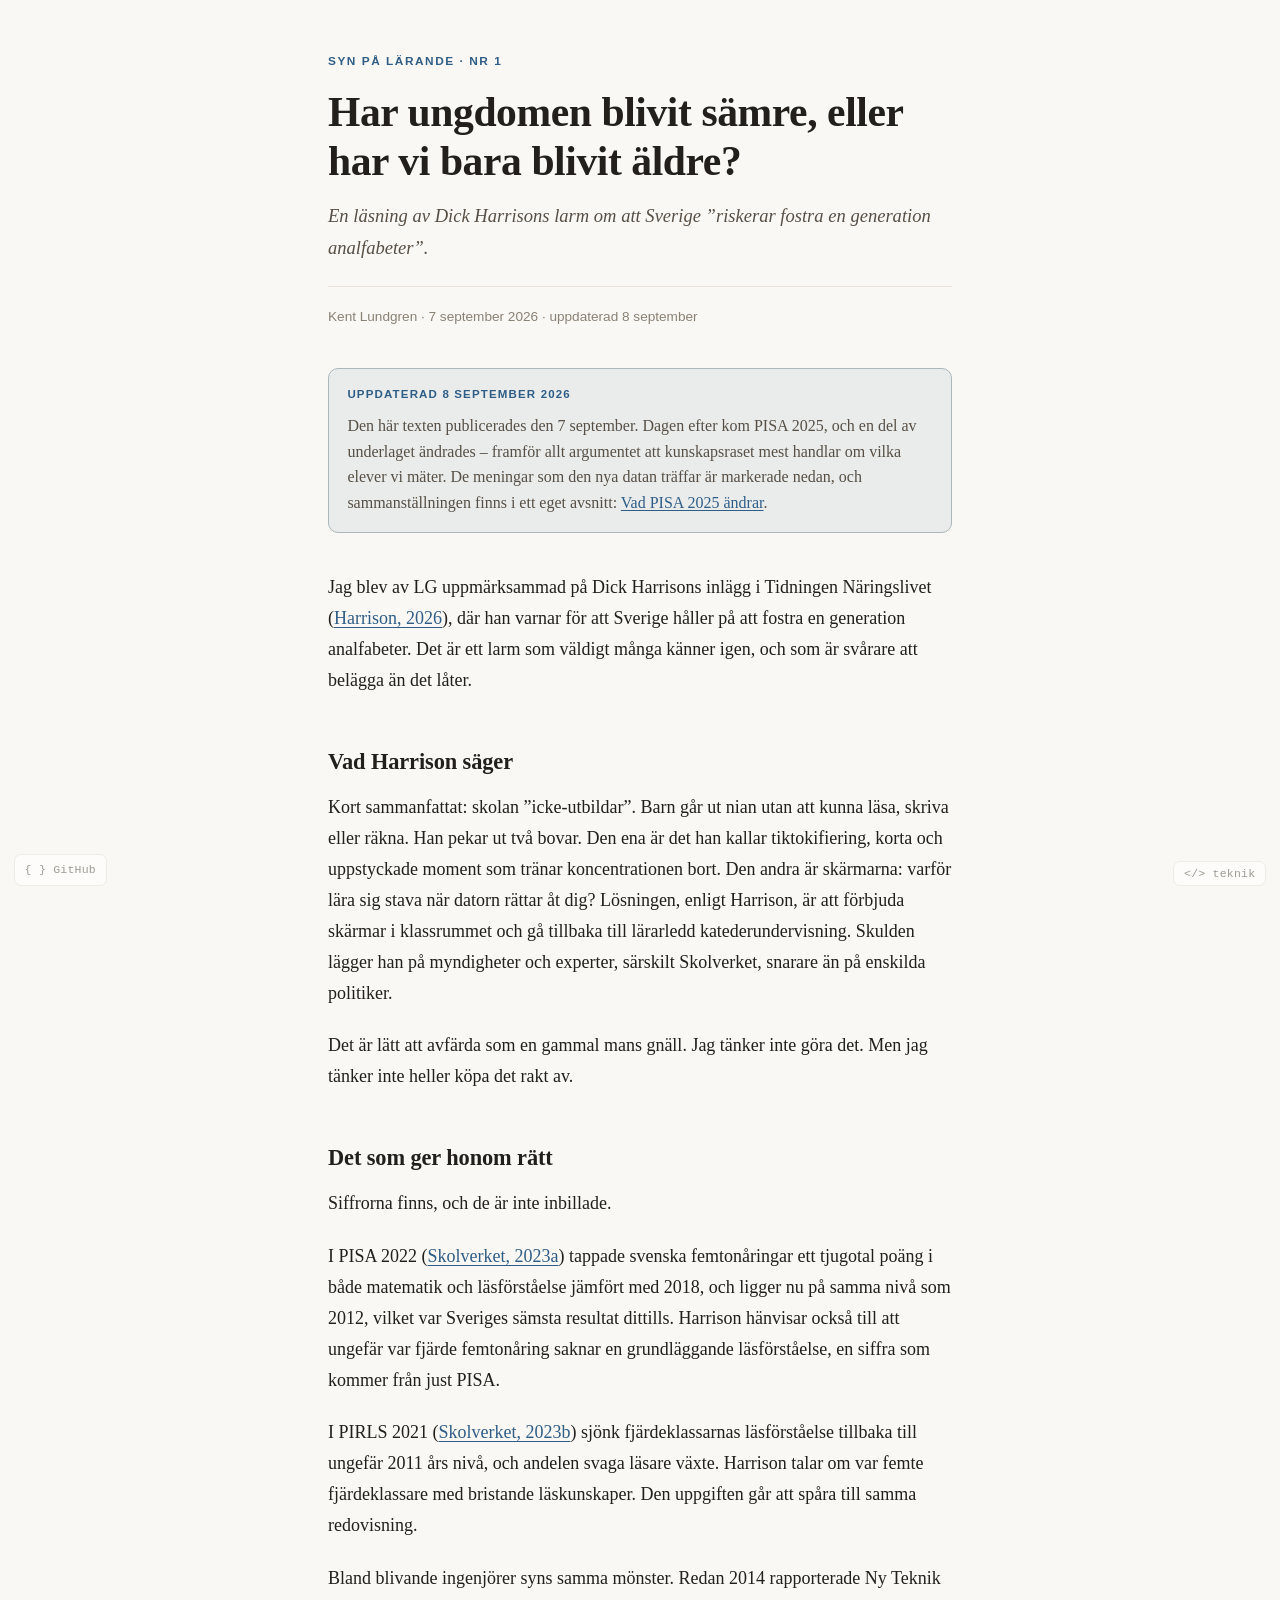
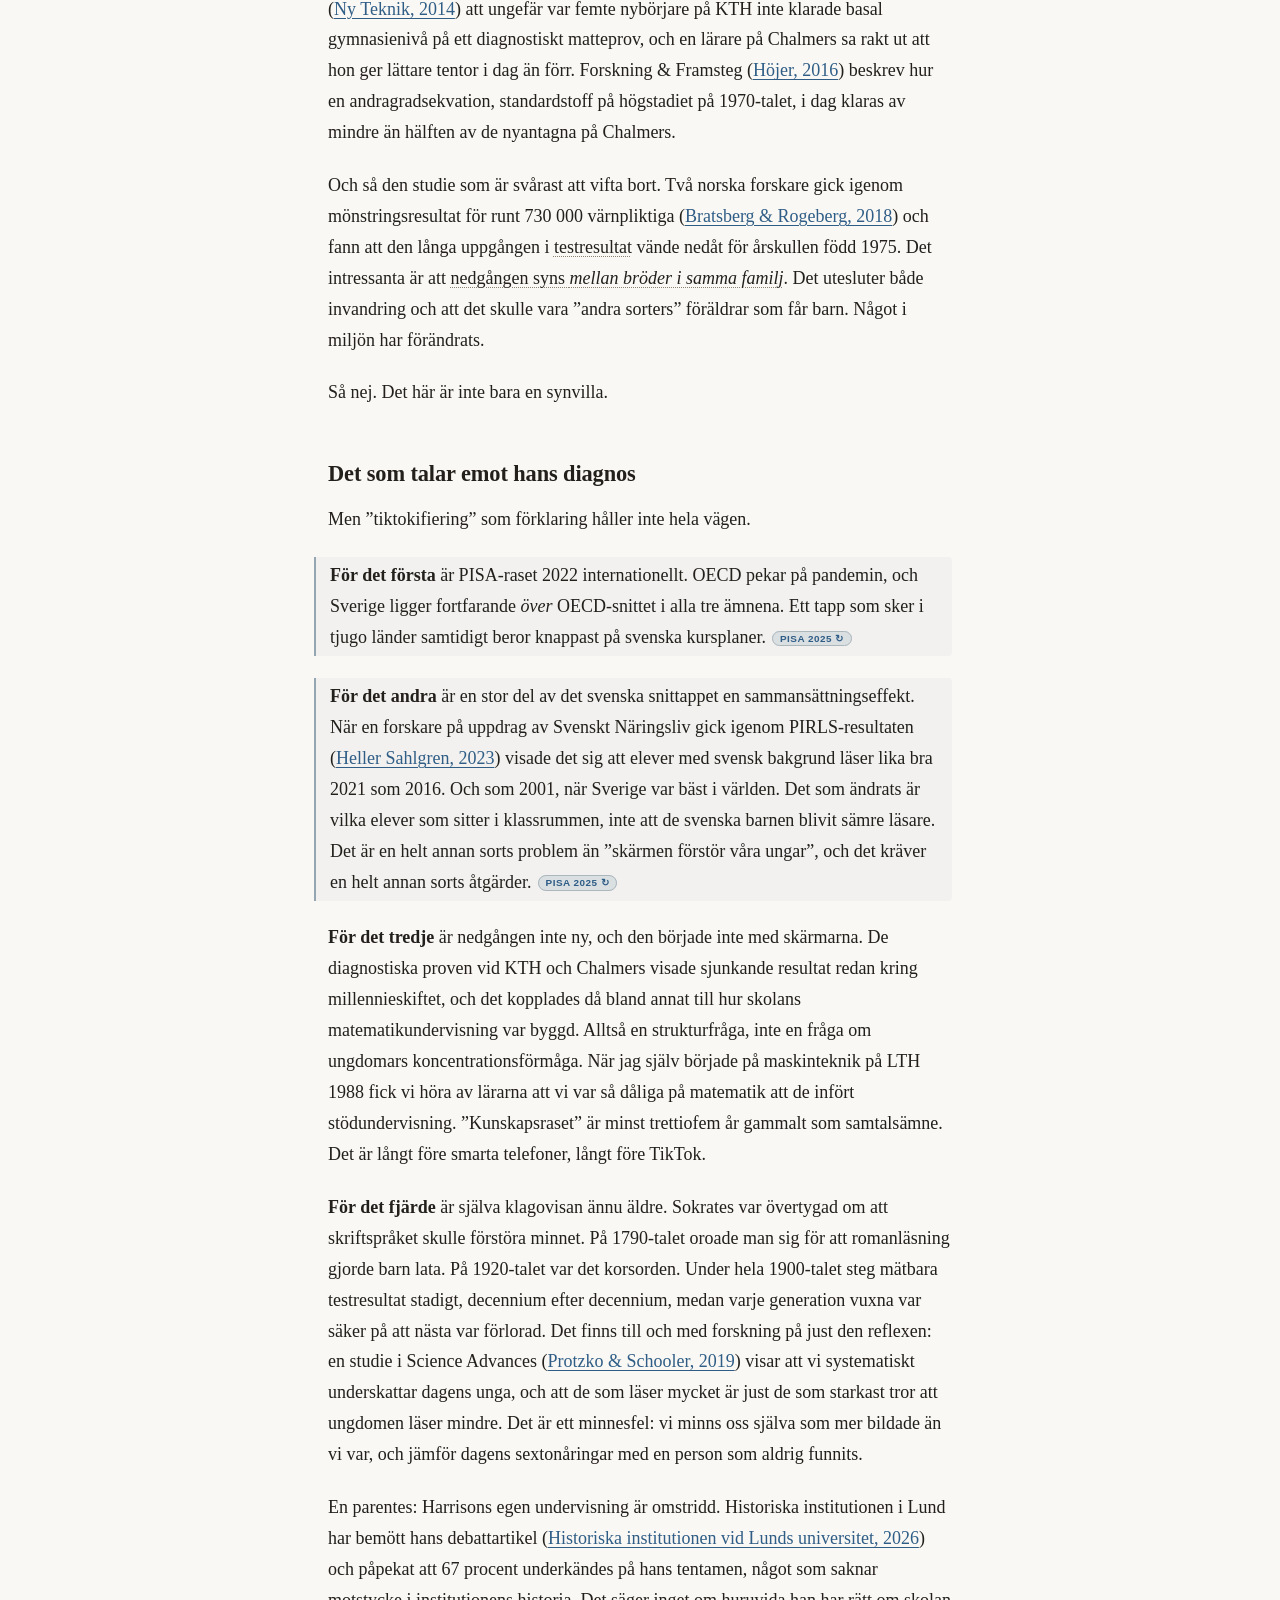
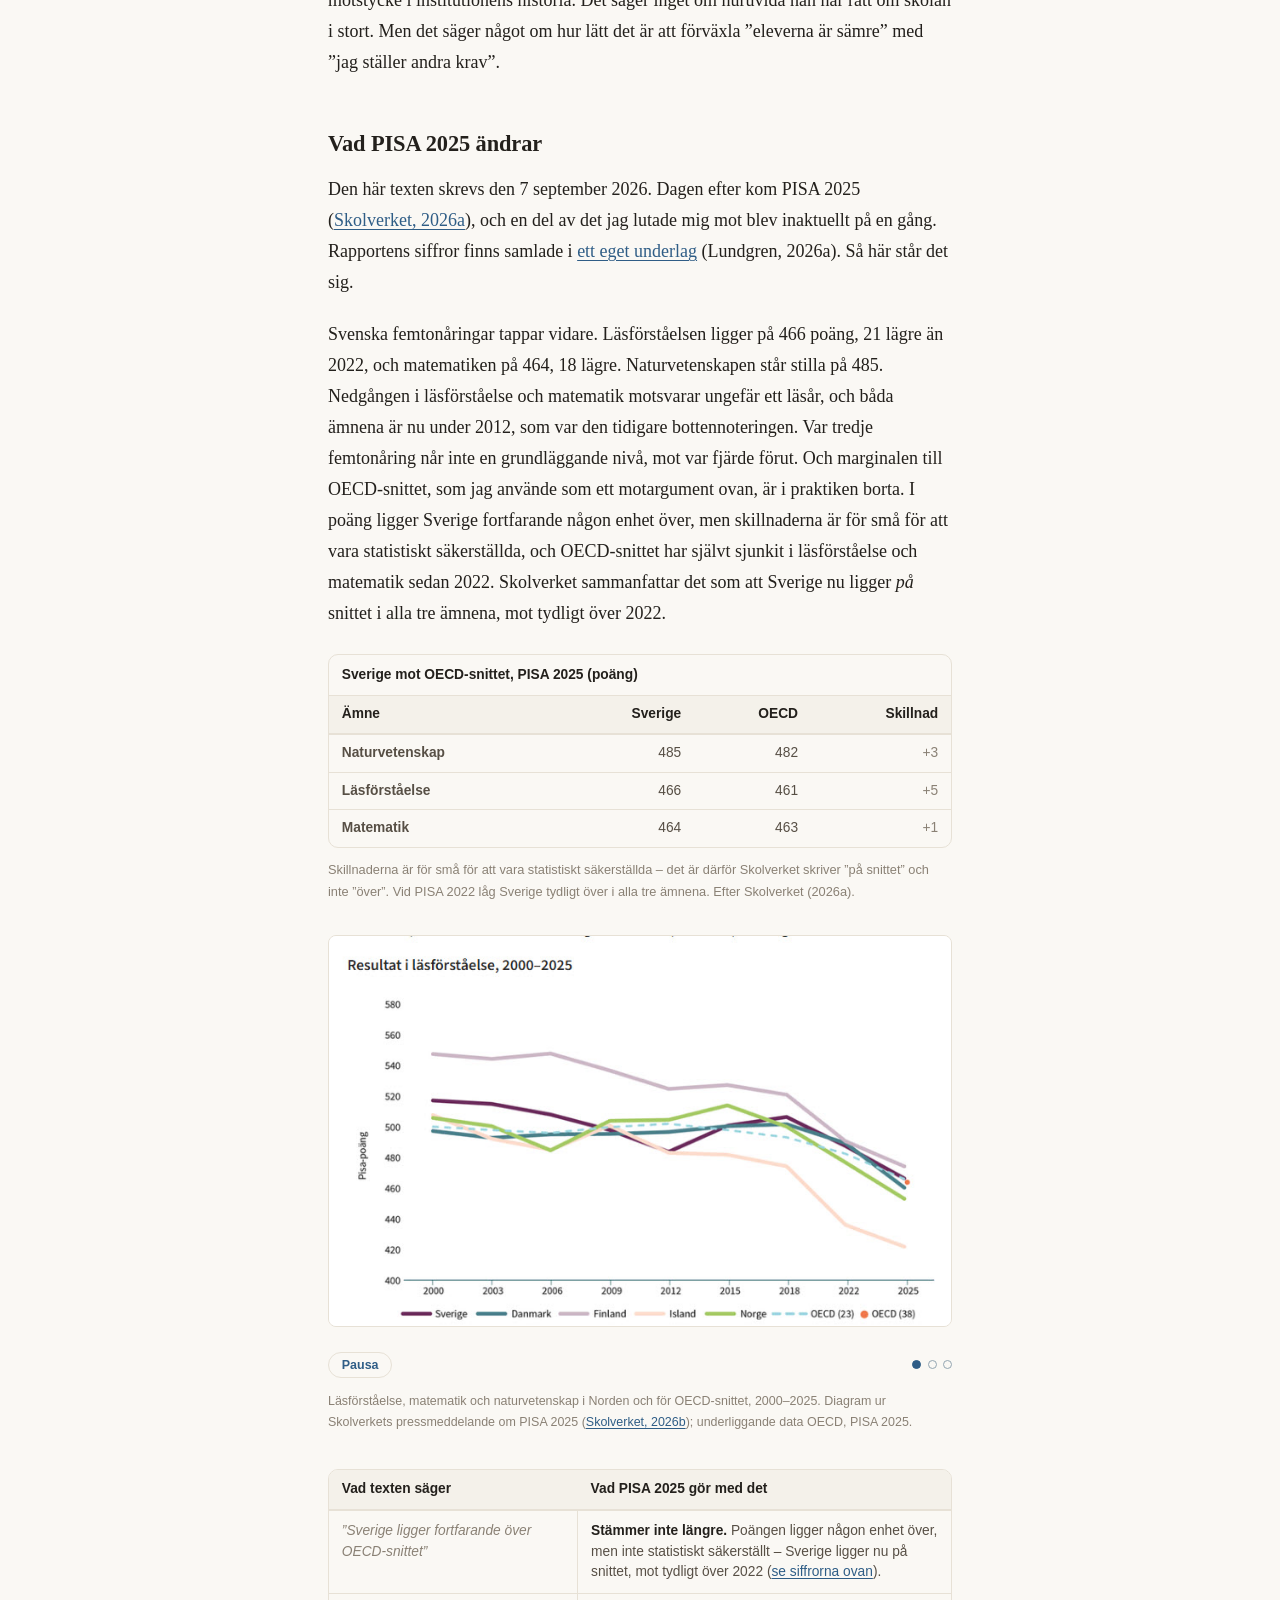
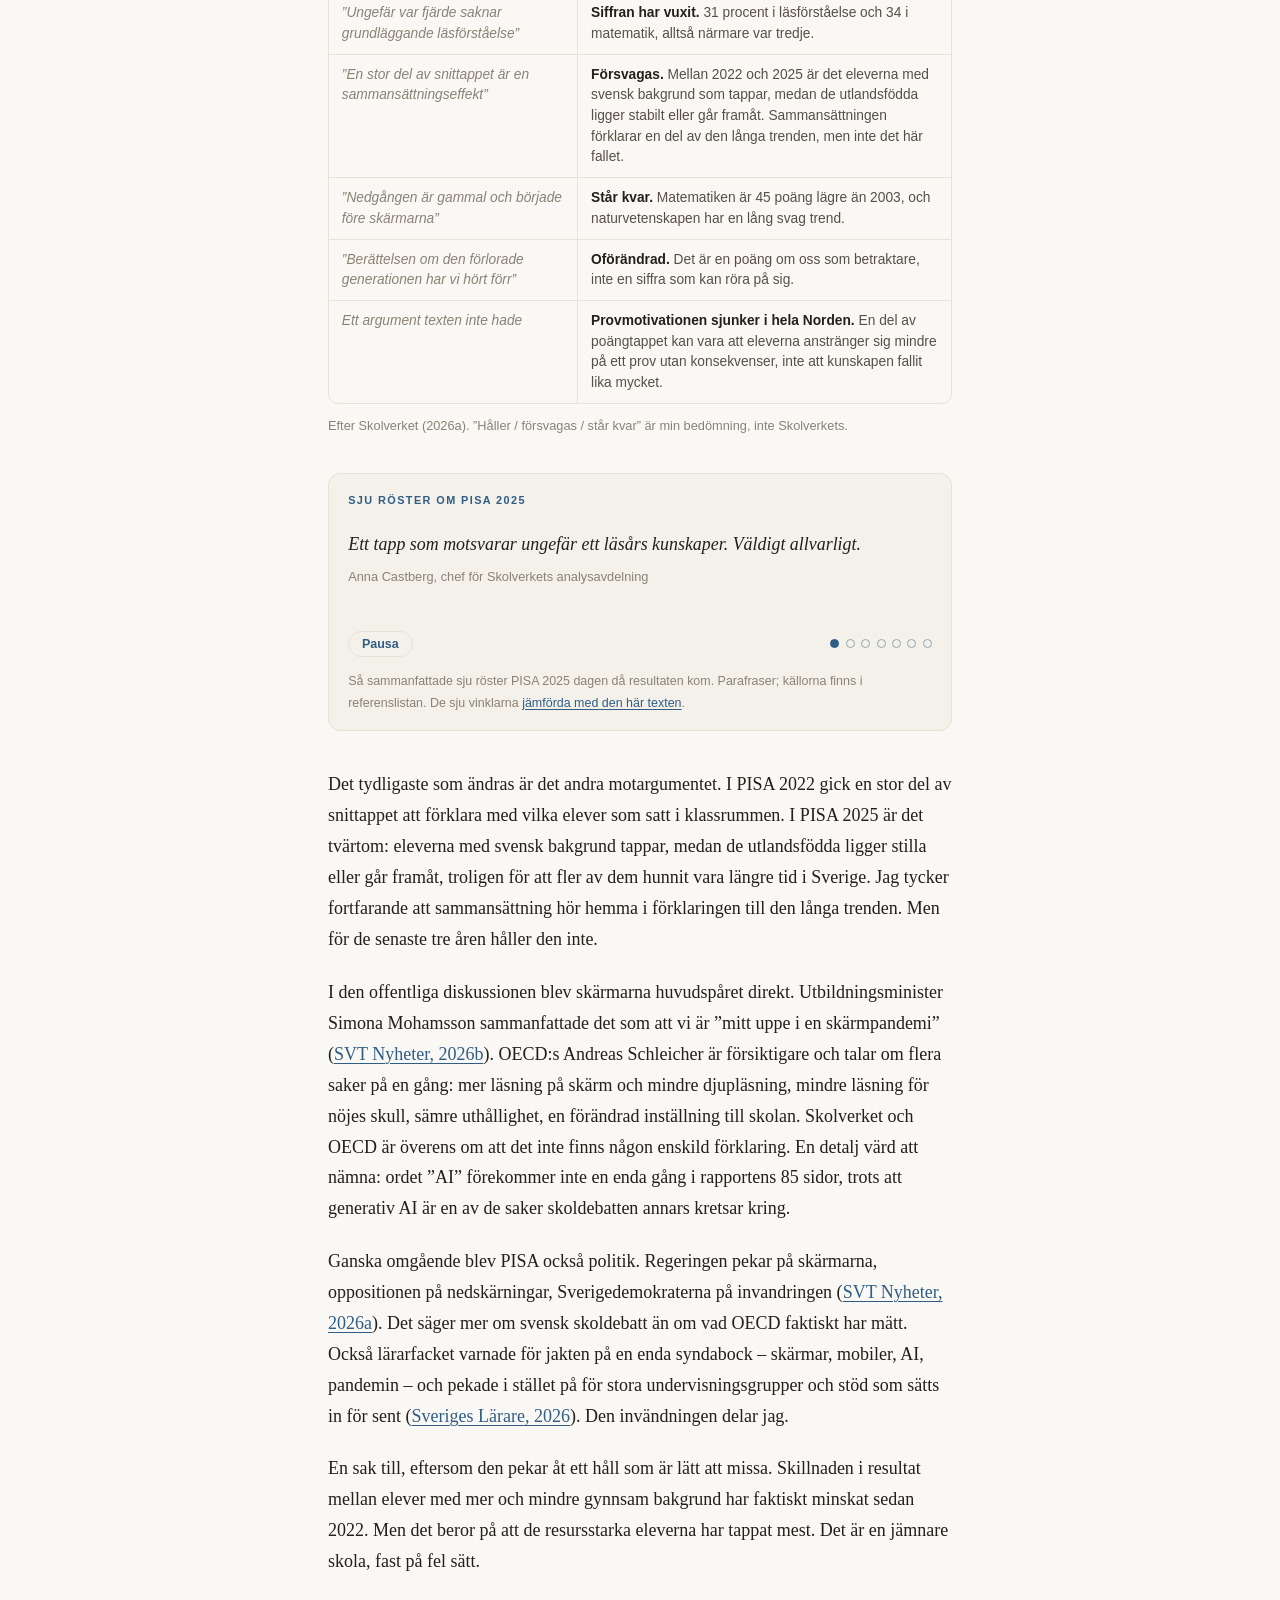
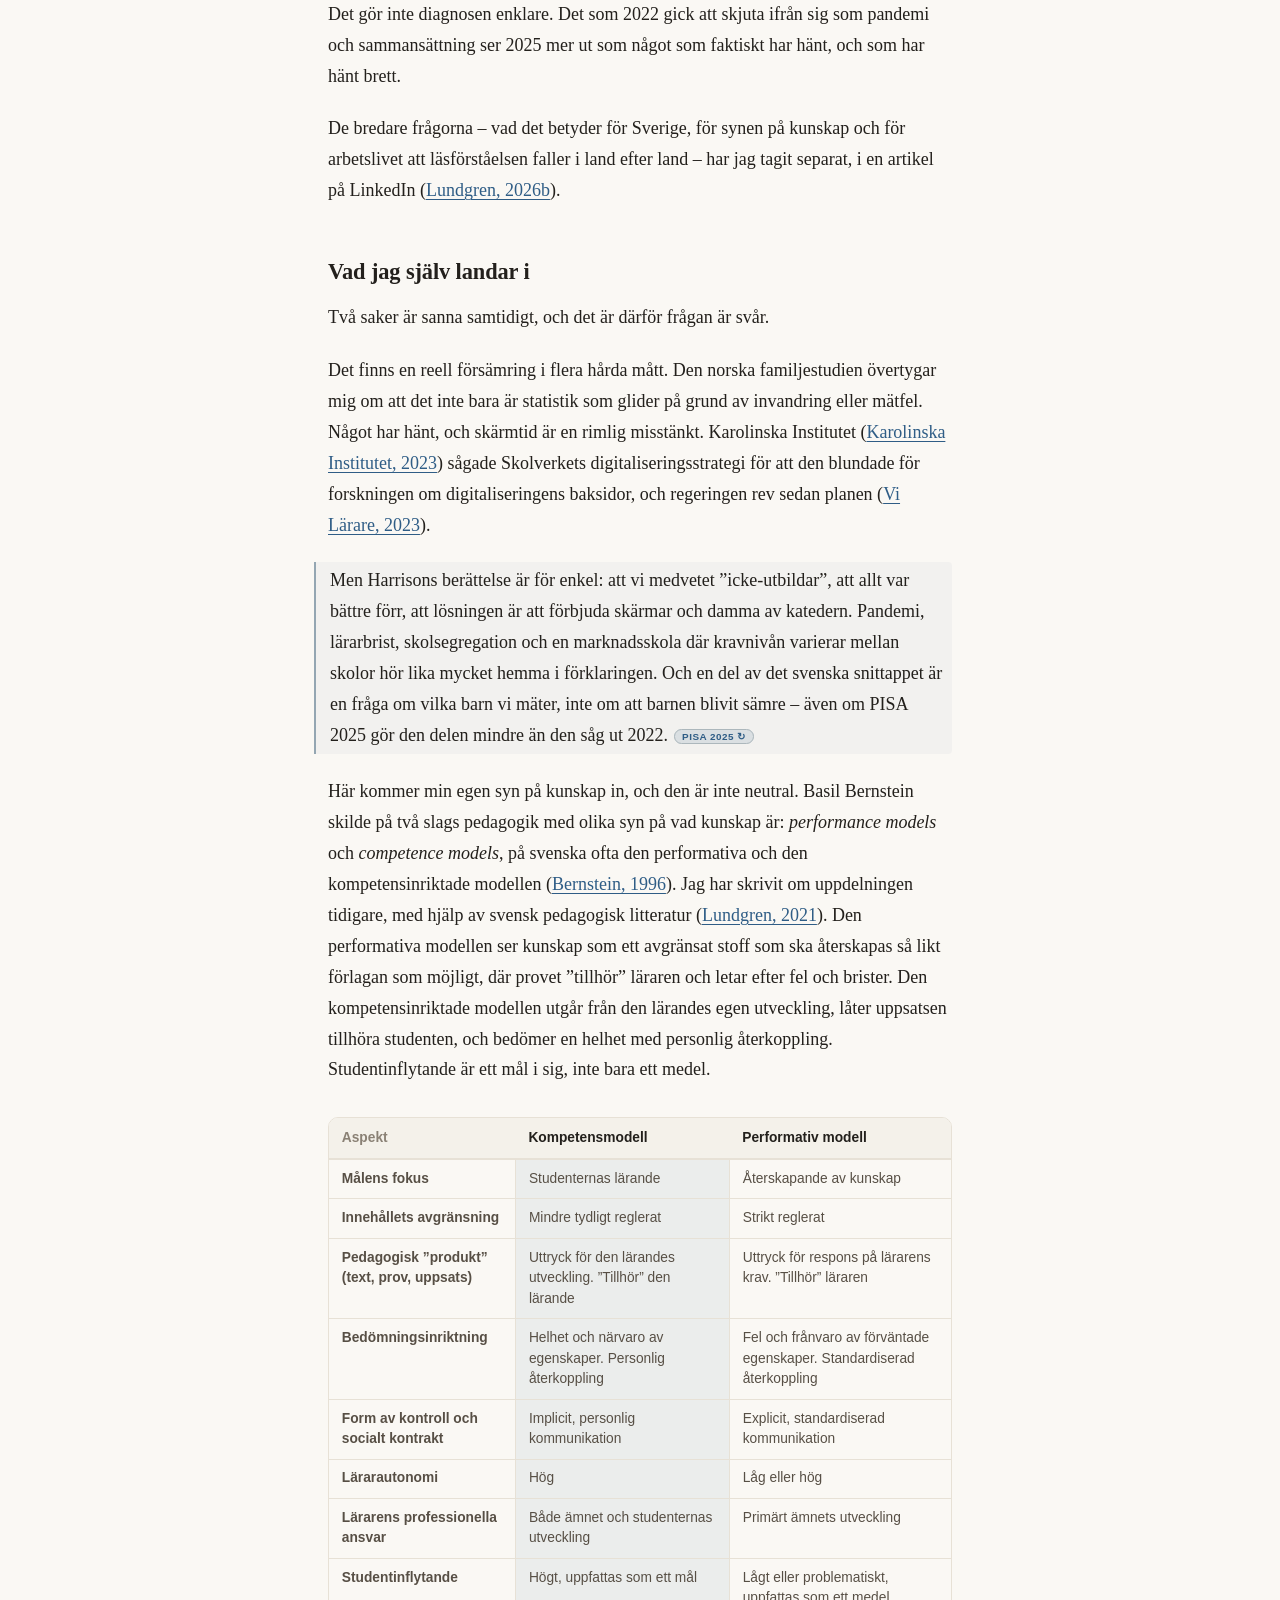
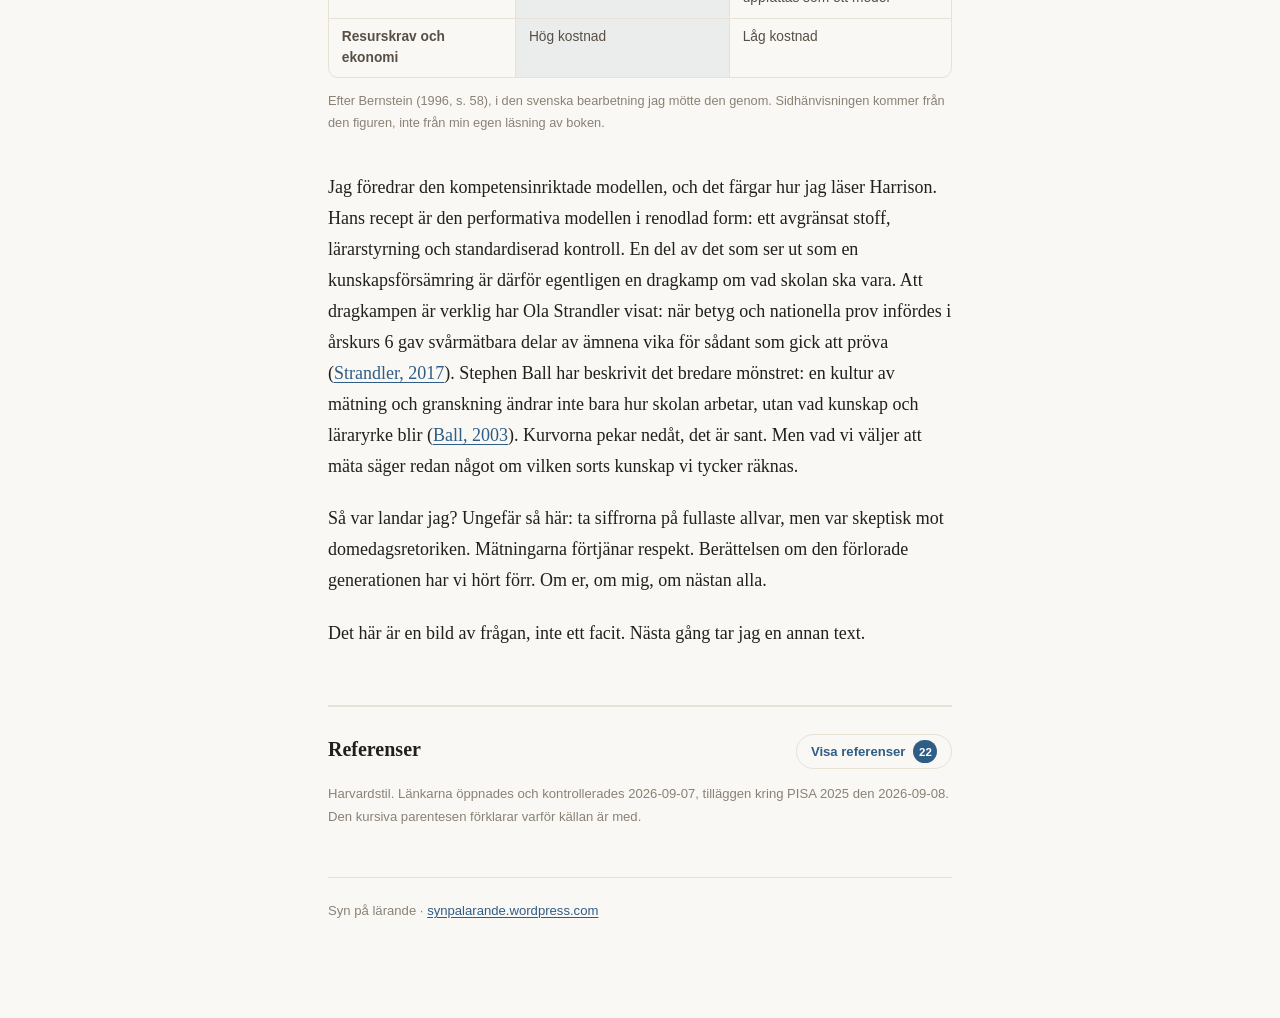
<file: synpalarande/Nr1/index.html>
<!doctype html>
<html lang="sv">
<head>
<meta charset="utf-8">
<meta name="viewport" content="width=device-width, initial-scale=1">
<title>Har ungdomen blivit sämre? Syn på lärande nr 1</title>
<meta name="description" content="En läsning av Dick Harrisons larm om att Sverige riskerar fostra en generation analfabeter. Argument för och emot, med kontrollerade källor. Uppdaterad med PISA 2025.">
<link rel="stylesheet" href="styles.css">
</head>
<body>
<article class="page">

  <header class="page__header">
    <p class="kicker">Syn på lärande &middot; Nr 1</p>
    <h1>Har ungdomen blivit sämre, eller har vi bara blivit äldre?</h1>
    <p class="lead">En läsning av Dick Harrisons larm om att Sverige &rdquo;riskerar fostra en generation analfabeter&rdquo;.</p>
    <p class="byline">Kent Lundgren &middot; 7 september 2026 &middot; uppdaterad 8 september</p>
  </header>

  <div class="prose">

    <aside class="update" aria-labelledby="update-title">
      <p class="update__flag">Uppdaterad 8 september 2026</p>
      <p id="update-title">Den här texten publicerades den 7 september. Dagen efter kom
      PISA 2025, och en del av underlaget ändrades &ndash; framför allt argumentet att
      kunskapsraset mest handlar om vilka elever vi mäter. De meningar som den nya datan
      träffar är markerade nedan, och sammanställningen finns i ett eget avsnitt:
      <a href="#Pisa2025">Vad PISA 2025 ändrar</a>.</p>
    </aside>

    <p>Jag blev av LG uppmärksammad på Dick Harrisons inlägg i Tidningen
    Näringslivet
    (<a href="https://www.tn.se/arbetsmarknad/49063/dick-harrison-sverige-riskerar-fostra-en-generation-analfabeter/" target="_blank" rel="noopener">Harrison, 2026</a>),
    där han varnar för att Sverige håller på att fostra en generation
    analfabeter. Det är ett larm som väldigt många känner igen, och som är
    svårare att belägga än det låter.</p>

    <h2 id="Harrison">Vad Harrison säger <a class="anchor" href="#Harrison" aria-label="Länk till detta avsnitt">#</a></h2>

    <p>Kort sammanfattat: skolan &rdquo;icke-utbildar&rdquo;. Barn går ut nian
    utan att kunna läsa, skriva eller räkna. Han pekar ut två bovar. Den ena är
    det han kallar tiktokifiering, korta och uppstyckade moment som tränar
    koncentrationen bort. Den andra är skärmarna: varför lära sig stava när
    datorn rättar åt dig? Lösningen, enligt Harrison, är att förbjuda skärmar i
    klassrummet och gå tillbaka till lärarledd katederundervisning. Skulden
    lägger han på myndigheter och experter, särskilt Skolverket, snarare än på
    enskilda politiker.</p>

    <p>Det är lätt att avfärda som en gammal mans gnäll. Jag tänker inte göra
    det. Men jag tänker inte heller köpa det rakt av.</p>

    <h2 id="GerHonomRatt">Det som ger honom rätt <a class="anchor" href="#GerHonomRatt" aria-label="Länk till detta avsnitt">#</a></h2>

    <p>Siffrorna finns, och de är inte inbillade.</p>

    <p>I PISA 2022
    (<a href="https://www.skolverket.se/sok-publikationer/publikationsserier/rapporter/2023/pisa-2022" target="_blank" rel="noopener">Skolverket, 2023a</a>)
    tappade svenska femtonåringar ett tjugotal poäng i både matematik och
    läsförståelse jämfört med 2018, och ligger nu på samma nivå som 2012, vilket
    var Sveriges sämsta resultat dittills. Harrison hänvisar också till att
    ungefär var fjärde femtonåring saknar en grundläggande läsförståelse, en
    siffra som kommer från just PISA.</p>

    <p>I PIRLS 2021
    (<a href="https://www.skolverket.se/sok-publikationer/publikationsserier/rapporter/2023/pirls-2021" target="_blank" rel="noopener">Skolverket, 2023b</a>)
    sjönk fjärdeklassarnas läsförståelse tillbaka till ungefär 2011 års nivå,
    och andelen svaga läsare växte. Harrison talar om var femte fjärdeklassare
    med bristande läskunskaper. Den uppgiften går att spåra till samma
    redovisning.</p>

    <p>Bland blivande ingenjörer syns samma mönster. Redan 2014 rapporterade Ny
    Teknik
    (<a href="https://www.nyteknik.se/digitalisering/dagens-teknologer-urusla-pa-matte-6398783" target="_blank" rel="noopener">Ny Teknik, 2014</a>)
    att ungefär var femte nybörjare på KTH inte klarade basal gymnasienivå på
    ett diagnostiskt matteprov, och en lärare på Chalmers sa rakt ut att hon
    ger lättare tentor i dag än förr. Forskning &amp; Framsteg
    (<a href="https://fof.se/tidning/2016/11/artikel/aven-de-basta-blir-samre" target="_blank" rel="noopener">Höjer, 2016</a>)
    beskrev hur en andragradsekvation, standardstoff på högstadiet på
    1970-talet, i dag klaras av mindre än hälften av de nyantagna på
    Chalmers.</p>

    <p>Och så den studie som är svårast att vifta bort. Två norska forskare gick
    igenom mönstringsresultat för runt 730 000 värnpliktiga
    (<a href="https://doi.org/10.1073/pnas.1718793115" target="_blank" rel="noopener">Bratsberg &amp; Rogeberg, 2018</a>)
    och fann att den långa uppgången i <span class="gloss" tabindex="0">testresultat<span
    class="gloss__pop" role="tooltip">Resultaten på det kognitiva prov som nästan alla
    norskfödda män gjorde vid mönstringen, 18&ndash;19 år gamla. Provet mäter allmän
    problemlösning &ndash; räkning, ordförståelse och figurresonemang &ndash; och har
    använts i stort sett oförändrat sedan 1950-talet, vilket gör årskullarna
    jämförbara.</span></span> vände nedåt för årskullen född 1975. Det intressanta är att
    <span class="gloss" tabindex="0">nedgången syns <em>mellan bröder i samma familj</em><span
    class="gloss__pop" role="tooltip">Enskilda syskon skiljer sig förstås åt. Men studien
    jämför inte ett brödrapar &ndash; den väger samman hundratusentals, ser bara på
    variationen inom familjer, och räknar bort födelseordning för sig. Slumpen mellan
    bröder tar ut sig; kvar blir att senare födda presterar något lägre, och nedgången
    inom familjer är nästan lika stor som i befolkningen totalt. Det pekar på miljön,
    inte generna. Men &rdquo;miljö&rdquo; är brett &ndash; studien skiljer inte sämre
    förmåga från att yngre årskullar anstränger sig mindre på ett prov utan konsekvenser.
    PISA 2025 pekar på det senare: nordiska 15-åringar uppger mindre kraft på provet än
    2018 och 2022.</span></span>. Det utesluter både invandring och att det
    skulle vara &rdquo;andra sorters&rdquo; föräldrar som får barn. Något i miljön har
    förändrats.</p>

    <p>Så nej. Det här är inte bara en synvilla.</p>

    <h2 id="TalarEmot">Det som talar emot hans diagnos <a class="anchor" href="#TalarEmot" aria-label="Länk till detta avsnitt">#</a></h2>

    <p>Men &rdquo;tiktokifiering&rdquo; som förklaring håller inte hela vägen.</p>

    <p class="revised"><strong>För det första</strong> är PISA-raset 2022
    internationellt. OECD pekar på pandemin, och Sverige ligger fortfarande
    <em>över</em> OECD-snittet i alla tre ämnena. Ett tapp som sker i tjugo länder
    samtidigt beror knappast på svenska kursplaner.<a class="rev-note" href="#Pisa2025">PISA&nbsp;2025&nbsp;&#8635;</a></p>

    <p class="revised"><strong>För det andra</strong> är en stor del av det svenska
    snittappet en sammansättningseffekt. När en forskare på uppdrag av Svenskt
    Näringsliv gick igenom PIRLS-resultaten
    (<a href="https://www.svensktnaringsliv.se/sakomraden/utbildning/svenska-fjardeklassares-lasforstaelse-trender-och-forklaringar_1204234.html" target="_blank" rel="noopener">Heller Sahlgren, 2023</a>)
    visade det sig att elever med svensk bakgrund läser lika bra 2021 som 2016.
    Och som 2001, när Sverige var bäst i världen. Det som ändrats är vilka
    elever som sitter i klassrummen, inte att de svenska barnen blivit sämre
    läsare. Det är en helt annan sorts problem än &rdquo;skärmen förstör våra
    ungar&rdquo;, och det kräver en helt annan sorts åtgärder.<a class="rev-note" href="#Pisa2025">PISA&nbsp;2025&nbsp;&#8635;</a></p>

    <p><strong>För det tredje</strong> är nedgången inte ny, och den började
    inte med skärmarna. De diagnostiska proven vid KTH och Chalmers visade
    sjunkande resultat redan kring millennieskiftet, och det kopplades då bland
    annat till hur skolans matematikundervisning var byggd. Alltså en
    strukturfråga, inte en fråga om ungdomars koncentrationsförmåga. När jag
    själv började på maskinteknik på LTH 1988 fick vi höra av lärarna att vi
    var så dåliga på matematik att de infört stödundervisning.
    &rdquo;Kunskapsraset&rdquo; är minst trettiofem år gammalt som samtalsämne.
    Det är långt före smarta telefoner, långt före TikTok.</p>

    <p><strong>För det fjärde</strong> är själva klagovisan ännu äldre. Sokrates
    var övertygad om att skriftspråket skulle förstöra minnet. På 1790-talet
    oroade man sig för att romanläsning gjorde barn lata. På 1920-talet var det
    korsorden. Under hela 1900-talet steg mätbara testresultat stadigt,
    decennium efter decennium, medan varje generation vuxna var säker på att
    nästa var förlorad. Det finns till och med forskning på just den reflexen:
    en studie i Science Advances
    (<a href="https://doi.org/10.1126/sciadv.aav5916" target="_blank" rel="noopener">Protzko &amp; Schooler, 2019</a>)
    visar att vi systematiskt underskattar dagens unga, och att de som läser
    mycket är just de som starkast tror att ungdomen läser mindre. Det är ett
    minnesfel: vi minns oss själva som mer bildade än vi var, och jämför dagens
    sextonåringar med en person som aldrig funnits.</p>

    <p>En parentes: Harrisons egen undervisning är omstridd. Historiska
    institutionen i Lund har bemött hans debattartikel
    (<a href="https://www.historiska.lu.se/article/historiska-institutionens-svar-paa-dick-harrisons-debattartikel-i-svd/" target="_blank" rel="noopener">Historiska institutionen vid Lunds universitet, 2026</a>)
    och påpekat att 67 procent underkändes på hans tentamen, något som saknar
    motstycke i institutionens historia. Det säger inget om huruvida han har
    rätt om skolan i stort. Men det säger något om hur lätt det är att förväxla
    &rdquo;eleverna är sämre&rdquo; med &rdquo;jag ställer andra krav&rdquo;.</p>

    <h2 id="Pisa2025">Vad PISA 2025 ändrar <a class="anchor" href="#Pisa2025" aria-label="Länk till detta avsnitt">#</a></h2>

    <p>Den här texten skrevs den 7 september 2026. Dagen efter kom PISA 2025
    (<a href="https://www.skolverket.se/sok-publikationer/publikationsserier/rapporter/2026/pisa-2025" target="_blank" rel="noopener">Skolverket, 2026a</a>),
    och en del av det jag lutade mig mot blev inaktuellt på en gång. Rapportens siffror
    finns samlade i
    <a href="https://github.com/kentlundgren/Studier/blob/main/synpalarande/Nr1/pisa-2025-sammanfattning.md" target="_blank" rel="noopener">ett eget underlag</a>
    (Lundgren, 2026a). Så här står det sig.</p>

    <p>Svenska femtonåringar tappar vidare. Läsförståelsen ligger på 466 poäng, 21
    lägre än 2022, och matematiken på 464, 18 lägre. Naturvetenskapen står stilla på
    485. Nedgången i läsförståelse och matematik motsvarar ungefär ett läsår, och båda
    ämnena är nu under 2012, som var den tidigare bottennoteringen. Var tredje
    femtonåring når inte en grundläggande nivå, mot var fjärde förut. Och marginalen
    till OECD-snittet, som jag använde som ett motargument ovan, är i praktiken borta.
    I poäng ligger Sverige fortfarande någon enhet över, men skillnaderna är för små
    för att vara statistiskt säkerställda, och OECD-snittet har självt sjunkit i
    läsförståelse och matematik sedan 2022. Skolverket sammanfattar det som att
    Sverige nu ligger <em>på</em> snittet i alla tre ämnena, mot tydligt över 2022.</p>

    <figure class="oecd-jmf" id="oecd-jmf">
      <div class="oecd-jmf__scroll">
        <table>
          <caption>Sverige mot OECD-snittet, PISA 2025 (poäng)</caption>
          <thead>
            <tr>
              <th scope="col">Ämne</th>
              <th scope="col">Sverige</th>
              <th scope="col">OECD</th>
              <th scope="col">Skillnad</th>
            </tr>
          </thead>
          <tbody>
            <tr><th scope="row">Naturvetenskap</th><td>485</td><td>482</td><td>+3</td></tr>
            <tr><th scope="row">Läsförståelse</th><td>466</td><td>461</td><td>+5</td></tr>
            <tr><th scope="row">Matematik</th><td>464</td><td>463</td><td>+1</td></tr>
          </tbody>
        </table>
      </div>
      <figcaption>Skillnaderna är för små för att vara statistiskt säkerställda &ndash;
      det är därför Skolverket skriver &rdquo;på snittet&rdquo; och inte &rdquo;över&rdquo;.
      Vid PISA 2022 låg Sverige tydligt över i alla tre ämnena. Efter Skolverket (2026a).</figcaption>
    </figure>

    <figure class="slides" aria-label="PISA-resultat i Norden 2000&ndash;2025">
      <ul class="slides__list" id="slidesList">
        <li class="slides__item is-active">
          <img src="Bilder/PISA_2025_lasforstalse.jpg" width="731" height="458" loading="lazy"
            alt="Linjediagram över PISA-resultat i läsförståelse 2000&ndash;2025 för Sverige, Danmark, Finland, Island, Norge och OECD-snittet. Finland ligger högst hela perioden men faller mest. Alla kurvor viker nedåt, brantast efter 2018. Sverige slutar på 466 poäng 2025, i nivå med OECD-snittet.">
        </li>
        <li class="slides__item">
          <img src="Bilder/PISA_2025_matematik.jpg" width="719" height="451" loading="lazy"
            alt="Linjediagram över PISA-resultat i matematik 2003&ndash;2025 för samma länder. Samma mönster som i läsförståelse: en tydlig nedgång efter 2018. Sverige slutar på 464 poäng 2025.">
        </li>
        <li class="slides__item">
          <img src="Bilder/PISA_2025_naturvetenskap.jpg" width="705" height="456" loading="lazy"
            alt="Linjediagram över PISA-resultat i naturvetenskap 2006&ndash;2025 för samma länder. Kurvorna är flackare än i de andra ämnena men pekar nedåt över tid. Sverige slutar på 485 poäng 2025, nära OECD-snittet.">
        </li>
      </ul>
      <div class="slides__controls">
        <button type="button" class="slides__toggle" id="slidesToggle" aria-label="Pausa bildspelet">Pausa</button>
        <div class="slides__dots" id="slidesDots" aria-label="Välj diagram"></div>
      </div>
      <figcaption>Läsförståelse, matematik och naturvetenskap i Norden och för
      OECD-snittet, 2000&ndash;2025. Diagram ur Skolverkets pressmeddelande om PISA 2025
      (<a href="https://www.skolverket.se/om-skolverket/nyheter-och-pressmeddelanden/pressmeddelanden/pressmeddelanden/2026-09-08-pisa-2025-fortsatt-nedgang-for-15-aringar-i-sverige-och-andra-lander" target="_blank" rel="noopener">Skolverket, 2026b</a>);
      underliggande data OECD, PISA 2025.</figcaption>
    </figure>

    <figure class="changes">
      <div class="changes__scroll">
        <table>
          <thead>
            <tr>
              <th scope="col">Vad texten säger</th>
              <th scope="col">Vad PISA 2025 gör med det</th>
            </tr>
          </thead>
          <tbody>
            <tr>
              <td>&rdquo;Sverige ligger fortfarande över OECD-snittet&rdquo;</td>
              <td><b>Stämmer inte längre.</b> Poängen ligger någon enhet över, men inte
              statistiskt säkerställt &ndash; Sverige ligger nu på snittet, mot tydligt
              över 2022 (<a href="#oecd-jmf">se siffrorna ovan</a>).</td>
            </tr>
            <tr>
              <td>&rdquo;Ungefär var fjärde saknar grundläggande läsförståelse&rdquo;</td>
              <td><b>Siffran har vuxit.</b> 31 procent i läsförståelse och 34 i
              matematik, alltså närmare var tredje.</td>
            </tr>
            <tr>
              <td>&rdquo;En stor del av snittappet är en sammansättningseffekt&rdquo;</td>
              <td><b>Försvagas.</b> Mellan 2022 och 2025 är det eleverna med svensk
              bakgrund som tappar, medan de utlandsfödda ligger stabilt eller går
              framåt. Sammansättningen förklarar en del av den långa trenden, men inte
              det här fallet.</td>
            </tr>
            <tr>
              <td>&rdquo;Nedgången är gammal och började före skärmarna&rdquo;</td>
              <td><b>Står kvar.</b> Matematiken är 45 poäng lägre än 2003, och
              naturvetenskapen har en lång svag trend.</td>
            </tr>
            <tr>
              <td>&rdquo;Berättelsen om den förlorade generationen har vi hört förr&rdquo;</td>
              <td><b>Oförändrad.</b> Det är en poäng om oss som betraktare, inte en
              siffra som kan röra på sig.</td>
            </tr>
            <tr>
              <td>Ett argument texten inte hade</td>
              <td><b>Provmotivationen sjunker i hela Norden.</b> En del av poängtappet
              kan vara att eleverna anstränger sig mindre på ett prov utan
              konsekvenser, inte att kunskapen fallit lika mycket.</td>
            </tr>
          </tbody>
        </table>
      </div>
      <figcaption>Efter Skolverket (2026a). &rdquo;Håller / försvagas / står kvar&rdquo;
      är min bedömning, inte Skolverkets.</figcaption>
    </figure>

    <figure class="voices" aria-label="Sju röster om PISA 2025">
      <p class="voices__kicker">Sju röster om PISA 2025</p>
      <div class="voices__frame">
        <ul class="voices__list" id="voicesList">
          <li class="voices__item is-active">
            <blockquote>Ett tapp som motsvarar ungefär ett läsårs kunskaper. Väldigt allvarligt.</blockquote>
            <cite>Anna Castberg, chef för Skolverkets analysavdelning</cite>
          </li>
          <li class="voices__item">
            <blockquote>Ingen enskild förklaring. Mer skärmläsning, mindre lustläsning, sämre uthållighet, en ändrad syn på skolan.</blockquote>
            <cite>Andreas Schleicher, utbildningschef på OECD</cite>
          </li>
          <li class="voices__item">
            <blockquote>Vi är mitt uppe i en skärmpandemi.</blockquote>
            <cite>Simona Mohamsson (L), utbildningsminister</cite>
          </li>
          <li class="voices__item">
            <blockquote>Ett nationellt nödläge. Regeringen har svikit skolan med nedskärningar i stället för satsningar.</blockquote>
            <cite>Magdalena Andersson (S), oppositionsledare</cite>
          </li>
          <li class="voices__item">
            <blockquote>Massinvandringen är den viktigaste förklaringen till tappet.</blockquote>
            <cite>Jimmie Åkesson (SD), partiledare</cite>
          </li>
          <li class="voices__item">
            <blockquote>Inga fler bortförklaringar. Mindre grupper och stöd i tid, inte jakt på syndabockar.</blockquote>
            <cite>Anna Olskog, ordförande för Sveriges Lärare</cite>
          </li>
          <li class="voices__item">
            <blockquote>Ta siffrorna på fullaste allvar. Var skeptisk mot domedagsretoriken.</blockquote>
            <cite>Kent Lundgren, den här texten</cite>
          </li>
        </ul>
      </div>
      <div class="voices__controls">
        <button type="button" class="voices__toggle" id="voicesToggle" aria-label="Pausa den växlande skylten">Pausa</button>
        <div class="voices__dots" id="voicesDots" aria-label="Välj röst"></div>
      </div>
      <figcaption>Så sammanfattade sju röster PISA 2025 dagen då resultaten kom.
      Parafraser; källorna finns i referenslistan. De sju vinklarna
      <a href="https://github.com/kentlundgren/Studier/blob/main/synpalarande/Nr1/pisa-2025-media-jamforelse.md" target="_blank" rel="noopener">jämförda med den här texten</a>.</figcaption>
    </figure>

    <p>Det tydligaste som ändras är det andra motargumentet. I PISA 2022 gick en stor
    del av snittappet att förklara med vilka elever som satt i klassrummen. I PISA 2025
    är det tvärtom: eleverna med svensk bakgrund tappar, medan de utlandsfödda ligger
    stilla eller går framåt, troligen för att fler av dem hunnit vara längre tid i
    Sverige. Jag tycker fortfarande att sammansättning hör hemma i förklaringen till
    den långa trenden. Men för de senaste tre åren håller den inte.</p>

    <p>I den offentliga diskussionen blev skärmarna huvudspåret direkt.
    Utbildningsminister Simona Mohamsson sammanfattade det som att vi är &rdquo;mitt
    uppe i en skärmpandemi&rdquo;
    (<a href="https://www.svt.se/nyheter/inrikes/historiskt-daligt-resultat-i-arets-pisa-matning" target="_blank" rel="noopener">SVT Nyheter, 2026b</a>).
    OECD:s Andreas Schleicher är försiktigare och talar om flera saker på en gång: mer
    läsning på skärm och mindre djupläsning, mindre läsning för nöjes skull, sämre
    uthållighet, en förändrad inställning till skolan. Skolverket och OECD är överens
    om att det inte finns någon enskild förklaring. En detalj värd att nämna: ordet
    &rdquo;AI&rdquo; förekommer inte en enda gång i rapportens 85 sidor, trots att
    generativ AI är en av de saker skoldebatten annars kretsar kring.</p>

    <p>Ganska omgående blev PISA också politik. Regeringen pekar på skärmarna,
    oppositionen på nedskärningar, Sverigedemokraterna på invandringen
    (<a href="https://www.svt.se/nyheter/inrikes/andersson-s-om-pisaresultatet-nationellt-nodlage" target="_blank" rel="noopener">SVT Nyheter, 2026a</a>).
    Det säger mer om svensk skoldebatt än om vad OECD faktiskt har mätt. Också
    lärarfacket varnade för jakten på en enda syndabock &ndash; skärmar, mobiler, AI,
    pandemin &ndash; och pekade i stället på för stora undervisningsgrupper och stöd
    som sätts in för sent
    (<a href="https://www.svt.se/nyheter/inrikes/sveriges-larare-kraver-atgarder-man-har-gjort-fel-prioriteringar" target="_blank" rel="noopener">Sveriges Lärare, 2026</a>).
    Den invändningen delar jag.</p>

    <p>En sak till, eftersom den pekar åt ett håll som är lätt att missa. Skillnaden i
    resultat mellan elever med mer och mindre gynnsam bakgrund har faktiskt minskat
    sedan 2022. Men det beror på att de resursstarka eleverna har tappat mest. Det är
    en jämnare skola, fast på fel sätt.</p>

    <p>Det gör inte diagnosen enklare. Det som 2022 gick att skjuta ifrån sig som
    pandemi och sammansättning ser 2025 mer ut som något som faktiskt har hänt, och
    som har hänt brett.</p>

    <p>De bredare frågorna &ndash; vad det betyder för Sverige, för synen på kunskap
    och för arbetslivet att läsförståelsen faller i land efter land &ndash; har jag
    tagit separat, i en artikel på LinkedIn
    (<a href="https://www.linkedin.com/pulse/pisa-2025-sverige-%C3%A4r-numera-ett-medelland-kent-lundgren-gkcwe/" target="_blank" rel="noopener">Lundgren, 2026b</a>).</p>

    <h2 id="VadJagLandarI">Vad jag själv landar i <a class="anchor" href="#VadJagLandarI" aria-label="Länk till detta avsnitt">#</a></h2>

    <p>Två saker är sanna samtidigt, och det är därför frågan är svår.</p>

    <p>Det finns en reell försämring i flera hårda mått. Den norska
    familjestudien övertygar mig om att det inte bara är statistik som glider på
    grund av invandring eller mätfel. Något har hänt, och skärmtid är en rimlig
    misstänkt. Karolinska Institutet
    (<a href="https://www.regeringen.se/contentassets/d818e658071b49cbb1a75a6b11fa725d/karolinskainstitutet.pdf" target="_blank" rel="noopener">Karolinska Institutet, 2023</a>)
    sågade Skolverkets digitaliseringsstrategi för att den blundade för
    forskningen om digitaliseringens baksidor, och regeringen rev sedan planen
    (<a href="https://www.vilarare.se/nyheter/digitalisering/efter-kritiken-regeringen-river-skolverkets-digitala-plan/" target="_blank" rel="noopener">Vi Lärare, 2023</a>).</p>

    <p class="revised">Men Harrisons berättelse är för enkel: att vi medvetet
    &rdquo;icke-utbildar&rdquo;, att allt var bättre förr, att lösningen är att
    förbjuda skärmar och damma av katedern. Pandemi, lärarbrist, skolsegregation
    och en marknadsskola där kravnivån varierar mellan skolor hör lika mycket
    hemma i förklaringen. Och en del av det svenska snittappet är en fråga om vilka
    barn vi mäter, inte om att barnen blivit sämre &ndash; även om PISA 2025 gör den
    delen mindre än den såg ut 2022.<a class="rev-note" href="#Pisa2025">PISA&nbsp;2025&nbsp;&#8635;</a></p>

    <p>Här kommer min egen syn på kunskap in, och den är inte neutral. Basil
    Bernstein skilde på två slags pedagogik med olika syn på vad kunskap är:
    <em>performance models</em> och <em>competence models</em>, på svenska ofta
    den performativa och den kompetensinriktade modellen
    (<a href="https://archive.org/details/pedagogysymbolic0000bern" target="_blank" rel="noopener">Bernstein, 1996</a>).
    Jag har skrivit om uppdelningen tidigare, med hjälp av svensk pedagogisk
    litteratur
    (<a href="https://synpalarande.wordpress.com/2021/02/10/larande-performativ-diskurs-eller-performativ-karaktar/" target="_blank" rel="noopener">Lundgren, 2021</a>).
    Den performativa modellen ser kunskap som ett avgränsat stoff som ska
    återskapas så likt förlagan som möjligt, där provet &rdquo;tillhör&rdquo;
    läraren och letar efter fel och brister. Den kompetensinriktade modellen
    utgår från den lärandes egen utveckling, låter uppsatsen tillhöra studenten,
    och bedömer en helhet med personlig återkoppling. Studentinflytande är ett
    mål i sig, inte bara ett medel.</p>

    <figure class="compare">
      <div class="compare__scroll">
        <table>
          <thead>
            <tr>
              <th scope="col">Aspekt</th>
              <th scope="col">Kompetensmodell</th>
              <th scope="col">Performativ modell</th>
            </tr>
          </thead>
          <tbody>
            <tr>
              <th scope="row">Målens fokus</th>
              <td>Studenternas lärande</td>
              <td>Återskapande av kunskap</td>
            </tr>
            <tr>
              <th scope="row">Innehållets avgränsning</th>
              <td>Mindre tydligt reglerat</td>
              <td>Strikt reglerat</td>
            </tr>
            <tr>
              <th scope="row">Pedagogisk &rdquo;produkt&rdquo; (text, prov, uppsats)</th>
              <td>Uttryck för den lärandes utveckling. &rdquo;Tillhör&rdquo; den lärande</td>
              <td>Uttryck för respons på lärarens krav. &rdquo;Tillhör&rdquo; läraren</td>
            </tr>
            <tr>
              <th scope="row">Bedömningsinriktning</th>
              <td>Helhet och närvaro av egenskaper. Personlig återkoppling</td>
              <td>Fel och frånvaro av förväntade egenskaper. Standardiserad återkoppling</td>
            </tr>
            <tr>
              <th scope="row">Form av kontroll och socialt kontrakt</th>
              <td>Implicit, personlig kommunikation</td>
              <td>Explicit, standardiserad kommunikation</td>
            </tr>
            <tr>
              <th scope="row">Lärarautonomi</th>
              <td>Hög</td>
              <td>Låg eller hög</td>
            </tr>
            <tr>
              <th scope="row">Lärarens professionella ansvar</th>
              <td>Både ämnet och studenternas utveckling</td>
              <td>Primärt ämnets utveckling</td>
            </tr>
            <tr>
              <th scope="row">Studentinflytande</th>
              <td>Högt, uppfattas som ett mål</td>
              <td>Lågt eller problematiskt, uppfattas som ett medel</td>
            </tr>
            <tr>
              <th scope="row">Resurskrav och ekonomi</th>
              <td>Hög kostnad</td>
              <td>Låg kostnad</td>
            </tr>
          </tbody>
        </table>
      </div>
      <figcaption>Efter Bernstein (1996, s. 58), i den svenska bearbetning jag
      mötte den genom. Sidhänvisningen kommer från den figuren, inte från min
      egen läsning av boken.</figcaption>
    </figure>

    <p>Jag föredrar den kompetensinriktade modellen, och det färgar hur jag
    läser Harrison. Hans recept är den performativa modellen i renodlad form:
    ett avgränsat stoff, lärarstyrning och standardiserad kontroll. En del av
    det som ser ut som en kunskapsförsämring är därför egentligen en dragkamp
    om vad skolan ska vara. Att dragkampen är verklig har Ola Strandler visat:
    när betyg och nationella prov infördes i årskurs 6 gav svårmätbara delar av
    ämnena vika för sådant som gick att pröva
    (<a href="https://www.skolporten.se/forskning/avhandling/performativa-lararpraktiker/" target="_blank" rel="noopener">Strandler, 2017</a>).
    Stephen Ball har beskrivit det bredare mönstret: en kultur av mätning och
    granskning ändrar inte bara hur skolan arbetar, utan vad kunskap och
    läraryrke blir
    (<a href="https://doi.org/10.1080/0268093022000043065" target="_blank" rel="noopener">Ball, 2003</a>).
    Kurvorna pekar nedåt, det är sant. Men vad vi väljer att mäta säger redan
    något om vilken sorts kunskap vi tycker räknas.</p>

    <p>Så var landar jag? Ungefär så här: ta siffrorna på fullaste allvar, men
    var skeptisk mot domedagsretoriken. Mätningarna förtjänar respekt.
    Berättelsen om den förlorade generationen har vi hört förr. Om er, om mig,
    om nästan alla.</p>

    <p>Det här är en bild av frågan, inte ett facit. Nästa gång tar jag en annan
    text.</p>

  </div>

  <section class="refs" aria-labelledby="Referenser">
    <div class="refs__bar">
      <h2 id="Referenser">Referenser <a class="anchor" href="#Referenser" aria-label="Länk till detta avsnitt">#</a></h2>
      <button type="button" class="refs__toggle" id="refsToggle" aria-expanded="true" aria-controls="refs-list">
        <span class="refs__toggle-text">Dölj referenser</span>
        <span class="refs__count">22</span>
      </button>
    </div>

    <p class="refs__note">Harvardstil. Länkarna öppnades och kontrollerades
    2026-09-07, tilläggen kring PISA 2025 den 2026-09-08. Den kursiva parentesen
    förklarar varför källan är med.</p>

    <div class="refs__list" id="refs-list">

      <p id="ref-ball">Ball, S. J. (2003) The teacher's soul and the terrors of
      performativity. Journal of Education Policy, 18(2), 215&ndash;228. DOI:
      <a href="https://doi.org/10.1080/0268093022000043065" target="_blank" rel="noopener">https://doi.org/10.1080/0268093022000043065</a>
      (DOI kontrollerad 2026-09-07; fulltext bakom betalvägg).
      <em>(Beskriver performativitet som en styrform: mätning, granskning och
      standardiserade prestationer som förändrar inte bara hur skolan arbetar
      utan vad kunskap och läraryrket är. Den kritiska sidan av den performativa
      modellen, och stöd för att modellvalet är en verklig sak och inte bara en
      akademisk distinktion.)</em></p>

      <p id="ref-bernstein">Bernstein, B. (1996) Pedagogy, Symbolic Control and
      Identity: Theory, Research, Critique. London: Taylor &amp; Francis. ISBN
      9780748403721. Digitalt (lån/läsning):
      <a href="https://archive.org/details/pedagogysymbolic0000bern" target="_blank" rel="noopener">https://archive.org/details/pedagogysymbolic0000bern</a>
      (kontrollerad 2026-09-07).
      <em>(Primärkällan för motsatsparet. Bernstein skiljer på
      &rdquo;performance models&rdquo; och &rdquo;competence models&rdquo; av
      pedagogik, sammanfattat i en tabell (s. 58) som senare pedagogisk
      litteratur, även den svenska, har återgett och vidareutvecklat.
      Kompetensmodellen sätter den lärandes utveckling, helhetsbedömning och
      studentinflytande i centrum. Det är den modellen jag lutar åt.)</em></p>

      <p id="ref-bratsberg">Bratsberg, B. &amp; Rogeberg, O. (2018) Flynn effect
      and its reversal are both environmentally caused. Proceedings of the
      National Academy of Sciences, 115(26), s. 6674&ndash;6678. DOI:
      <a href="https://doi.org/10.1073/pnas.1718793115" target="_blank" rel="noopener">https://doi.org/10.1073/pnas.1718793115</a>
      (DOI kontrollerad 2026-09-07; fulltext bakom betalvägg).
      <em>(Registerstudie av runt 730 000 norska värnpliktigas
      mönstringsresultat. Visar att både uppgången och den senare nedgången i
      testresultat syns inom syskonskaror, och alltså beror på miljöfaktorer
      snarare än på ändrad befolkningssammansättning. Det tyngsta belägget i
      texten för att nedgången är verklig.)</em></p>

      <p id="ref-harrison">Harrison, D. (2026) Dick Harrison: Sverige riskerar
      fostra en generation analfabeter. Intervju och debattext, Tidningen
      Näringslivet. Tillgänglig på:
      <a href="https://www.tn.se/arbetsmarknad/49063/dick-harrison-sverige-riskerar-fostra-en-generation-analfabeter/" target="_blank" rel="noopener">https://www.tn.se/arbetsmarknad/49063/dick-harrison-sverige-riskerar-fostra-en-generation-analfabeter/</a>
      (hämtad 2026-09-07).
      <em>(Texten som hela genomgången utgår från. Harrisons larm om skärmar,
      &rdquo;tiktokifiering&rdquo; och en skola som &rdquo;icke-utbildar&rdquo;.
      Bygger på hans bok</em> Förbjuden att läsa<em>.)</em></p>

      <p id="ref-heller">Heller Sahlgren, G. (2023) Svenska fjärdeklassares
      läsförståelse: trender och förklaringar. Rapport, Svenskt Näringsliv,
      27 oktober 2023. Tillgänglig på:
      <a href="https://www.svensktnaringsliv.se/sakomraden/utbildning/svenska-fjardeklassares-lasforstaelse-trender-och-forklaringar_1204234.html" target="_blank" rel="noopener">https://www.svensktnaringsliv.se/sakomraden/utbildning/svenska-fjardeklassares-lasforstaelse-trender-och-forklaringar_1204234.html</a>
      (hämtad 2026-09-07).
      <em>(Argumenterar för att nedgången i PIRLS huvudsakligen är en
      demografisk sammansättningseffekt, att elever med svensk bakgrund läser
      som 2001, och att nedgången inte beror på försämrad undervisning. Utgiven
      av en partsintressent, vilket är värt att väga in.)</em></p>

      <p id="ref-historiska">Historiska institutionen vid Lunds universitet
      (2026) Historiska institutionens svar på Dick Harrisons debattartikel i
      SvD. Uttalande, Lunds universitet. Tillgänglig på:
      <a href="https://www.historiska.lu.se/article/historiska-institutionens-svar-paa-dick-harrisons-debattartikel-i-svd/" target="_blank" rel="noopener">https://www.historiska.lu.se/article/historiska-institutionens-svar-paa-dick-harrisons-debattartikel-i-svd/</a>
      (hämtad 2026-09-07).
      <em>(Motbild från Harrisons egen institution. Handlar mest om en intern
      strid om hans undervisning och en tentamen där 67 procent underkändes,
      men illustrerar hur &rdquo;eleverna är sämre&rdquo; och &rdquo;jag ställer
      andra krav&rdquo; kan blandas ihop.)</em></p>

      <p id="ref-hojer">Höjer, H. (2016) Även de bästa blir sämre. Artikel,
      Forskning &amp; Framsteg, nr 11 2016 (publicerad 13 oktober 2016).
      Tillgänglig på:
      <a href="https://fof.se/tidning/2016/11/artikel/aven-de-basta-blir-samre" target="_blank" rel="noopener">https://fof.se/tidning/2016/11/artikel/aven-de-basta-blir-samre</a>
      (hämtad 2026-09-07).
      <em>(Sammanställer diagnostiska prov vid KTH och Chalmers. Exemplet att en
      andragradsekvation som var högstadiestoff på 1970-talet i dag klaras av
      mindre än hälften av de nyantagna på Chalmers, och att minskad
      likvärdighet mellan skolor lyfts fram som förklaring.)</em></p>

      <p id="ref-ki">Karolinska Institutet (2023) Remissvar över Skolverkets
      förslag till nationell digitaliseringsstrategi för skolväsendet
      (Dnr 1-322/2023). Remissvar, Karolinska Institutet, 28 april 2023.
      Tillgänglig på:
      <a href="https://www.regeringen.se/contentassets/d818e658071b49cbb1a75a6b11fa725d/karolinskainstitutet.pdf" target="_blank" rel="noopener">https://www.regeringen.se/contentassets/d818e658071b49cbb1a75a6b11fa725d/karolinskainstitutet.pdf</a>
      (hämtad 2026-09-07; PDF).
      <em>(Slår fast att Skolverket saknade vetenskapligt stöd för
      digitaliseringens påstådda positiva effekter och bortsåg från forskning
      om negativa konsekvenser. En central röst bakom att strategin senare drogs
      tillbaka.)</em></p>

      <p id="ref-lundgren">Lundgren, K. (2021) Lärande: performativ diskurs
      eller performativ karaktär. Blogginlägg, Syn på lärande, 10 februari 2021.
      Tillgänglig på:
      <a href="https://synpalarande.wordpress.com/2021/02/10/larande-performativ-diskurs-eller-performativ-karaktar/" target="_blank" rel="noopener">https://synpalarande.wordpress.com/2021/02/10/larande-performativ-diskurs-eller-performativ-karaktar/</a>
      (länk kontrollerad 2026-09-07, svarar med HTTP 200).
      <em>(Mitt eget inlägg, där jag reder ut att ordet &rdquo;performativ&rdquo;
      används i två nästan motsatta betydelser: Säljös &rdquo;performativa
      karaktär&rdquo; (att visa kunskap genom att använda den) mot den
      &rdquo;performativa modellen&rdquo; hos Bernstein (skola som återskapar
      avgränsad kunskap). Här landar jag i min dragning åt den kompetensinriktade
      modellen.)</em></p>

      <p id="ref-underlag">Lundgren, K. (2026a) PISA 2025 &ndash; sammanfattning och
      mediejämförelse. Arbetsunderlag i två filer, GitHub (hämtade 2026-09-08):
      <a href="https://github.com/kentlundgren/Studier/blob/main/synpalarande/Nr1/pisa-2025-sammanfattning.md" target="_blank" rel="noopener">pisa-2025-sammanfattning.md</a>
      med rapportens siffror i detalj, och
      <a href="https://github.com/kentlundgren/Studier/blob/main/synpalarande/Nr1/pisa-2025-media-jamforelse.md" target="_blank" rel="noopener">pisa-2025-media-jamforelse.md</a>
      som ställer de sju vanligaste medievinklarna mot den här texten.
      <em>(Underlaget som avsnittet om PISA 2025 vilar på. Framtaget med en
      språkmodell som verktyg för sökning och källhantering.)</em></p>

      <p id="ref-linkedin">Lundgren, K. (2026b) PISA 2025: Sverige är numera ett
      medelland. Artikel, LinkedIn, september 2026. Tillgänglig på:
      <a href="https://www.linkedin.com/pulse/pisa-2025-sverige-%C3%A4r-numera-ett-medelland-kent-lundgren-gkcwe/" target="_blank" rel="noopener">https://www.linkedin.com/pulse/pisa-2025-sverige-%C3%A4r-numera-ett-medelland-kent-lundgren-gkcwe/</a>
      (hämtad 2026-09-08).
      <em>(Min egen text som utgår från PISA 2025 och tre perspektiv &ndash;
      Sverige och världen, synen på kunskap, och arbetslivet &ndash; och hur generativ
      AI påverkar lärandet. Länkar tillbaka hit.)</em></p>

      <p id="ref-nyteknik">Ny Teknik (2014) Dagens teknologer urusla på matte.
      Nyhetsartikel, Ny Teknik, 22 april 2014. Tillgänglig på:
      <a href="https://www.nyteknik.se/digitalisering/dagens-teknologer-urusla-pa-matte-6398783" target="_blank" rel="noopener">https://www.nyteknik.se/digitalisering/dagens-teknologer-urusla-pa-matte-6398783</a>
      (hämtad 2026-09-07; delar av artikeln bakom betalvägg).
      <em>(Ungefär var femte KTH-nybörjare klarade inte basal gymnasienivå på
      ett diagnostiskt matteprov, och en lärare på Chalmers medger att tentorna
      gjorts lättare över tid.)</em></p>

      <p id="ref-protzko">Protzko, J. &amp; Schooler, J. W. (2019) Kids these
      days: Why the youth of today seem lacking. Science Advances, 5(10),
      eaav5916. DOI:
      <a href="https://doi.org/10.1126/sciadv.aav5916" target="_blank" rel="noopener">https://doi.org/10.1126/sciadv.aav5916</a>
      (DOI kontrollerad 2026-09-07).
      <em>(Fem förregistrerade studier som visar att vuxna genomgående tror att
      ungdomen är på nedgång, och att man mest ser den nedgång man själv är
      stark inom, så belästa tror att unga läser mindre. Ett minnesfel snarare
      än en observation.)</em></p>

      <p id="ref-pisa">Skolverket (2023a) PISA 2022. 15-åringars kunskaper i
      matematik, läsförståelse och naturvetenskap. Rapportsammanfattning,
      Skolverket. Tillgänglig på:
      <a href="https://www.skolverket.se/sok-publikationer/publikationsserier/rapporter/2023/pisa-2022" target="_blank" rel="noopener">https://www.skolverket.se/sok-publikationer/publikationsserier/rapporter/2023/pisa-2022</a>
      (hämtad 2026-09-07).
      <em>(De svenska resultaten i matematik och läsförståelse var med PISA 2022
      tillbaka på 2012 års nivå. Nedgången var internationell och Sverige låg då
      kvar över OECD-snittet &ndash; en marginal som är borta i PISA 2025.
      Underlag för både &rdquo;för&rdquo; och &rdquo;emot&rdquo; i texten.)</em></p>

      <p id="ref-pirls">Skolverket (2023b) PIRLS 2021. Läsförmågan hos svenska
      elever i årskurs 4 i ett internationellt perspektiv.
      Rapportsammanfattning, Skolverket. Tillgänglig på:
      <a href="https://www.skolverket.se/sok-publikationer/publikationsserier/rapporter/2023/pirls-2021" target="_blank" rel="noopener">https://www.skolverket.se/sok-publikationer/publikationsserier/rapporter/2023/pirls-2021</a>
      (hämtad 2026-09-07).
      <em>(Fjärdeklassarnas läsförståelse har sjunkit sedan 2016 och andelen
      lågpresterande har ökat. Källan bakom Harrisons uppgift om var femte
      fjärdeklassare med svaga läskunskaper.)</em></p>

      <p id="ref-pisa2025">Skolverket (2026a) Pisa 2025. 15-åringars kunskaper i
      naturvetenskap, läsförståelse och matematik. Rapport 2026:9. Solna: Skolverket.
      Tillgänglig på:
      <a href="https://www.skolverket.se/sok-publikationer/publikationsserier/rapporter/2026/pisa-2025" target="_blank" rel="noopener">https://www.skolverket.se/sok-publikationer/publikationsserier/rapporter/2026/pisa-2025</a>
      (hämtad 2026-09-08; rapporten är 85 sidor).
      <em>(Den nationella rapporten om PISA 2025. Svenska femtonåringar gör sina lägsta
      resultat hittills i läsförståelse (466 poäng) och matematik (464), ingen
      signifikant förändring i naturvetenskap (485), och ligger nu på OECD-snittet i
      stället för över det. Andelen som inte når en grundläggande nivå har ökat till
      31 procent i läsförståelse och 34 i matematik. Nytt sedan 2022 är att eleverna
      med svensk bakgrund står för nedgången medan utlandsfödda elevers resultat är
      stabila eller bättre &ndash; vilket försvagar sammansättningsförklaringen för
      just den här perioden.)</em></p>

      <p id="ref-diagram">Skolverket (2026b) Pisa 2025: Fortsatt nedgång för
      15-åringar i Sverige och andra länder. Pressmeddelande, Skolverket,
      8 september 2026. Tillgänglig på:
      <a href="https://www.skolverket.se/om-skolverket/nyheter-och-pressmeddelanden/pressmeddelanden/pressmeddelanden/2026-09-08-pisa-2025-fortsatt-nedgang-for-15-aringar-i-sverige-och-andra-lander" target="_blank" rel="noopener">https://www.skolverket.se/om-skolverket/nyheter-och-pressmeddelanden/pressmeddelanden/pressmeddelanden/2026-09-08-pisa-2025-fortsatt-nedgang-for-15-aringar-i-sverige-och-andra-lander</a>
      (hämtad 2026-09-08).
      <em>(Skolverkets korta sammanfattning av PISA 2025, och källan till de tre
      linjediagrammen i bildspelet ovan: &rdquo;Resultat i läsförståelse,
      2000&ndash;2025&rdquo;, &rdquo;Resultat i matematik, 2003&ndash;2025&rdquo; och
      &rdquo;Resultaten i naturvetenskap, 2006&ndash;2025&rdquo;, som visar Sveriges,
      de nordiska ländernas och OECD-snittets utveckling. Underliggande data: OECD,
      PISA 2025. Skolverket anger inga särskilda villkor för återanvändning; bilderna
      återges här med källhänvisning i en text som diskuterar dem.)</em></p>

      <p id="ref-strandler">Strandler, O. (2017) Performativa lärarpraktiker.
      Doktorsavhandling, Göteborgs universitet. Sammanfattning tillgänglig på:
      <a href="https://www.skolporten.se/forskning/avhandling/performativa-lararpraktiker/" target="_blank" rel="noopener">https://www.skolporten.se/forskning/avhandling/performativa-lararpraktiker/</a>
      (hämtad 2026-09-07). Fulltext:
      <a href="https://gupea.ub.gu.se/bitstream/2077/52325/4/gupea_2077_52325_4.pdf" target="_blank" rel="noopener">https://gupea.ub.gu.se/bitstream/2077/52325/4/gupea_2077_52325_4.pdf</a>
      <em>(Följer tretton lärare det år betyg och nationella prov infördes i
      årskurs 6. Visar hur komplexa och svårmätbara delar av ämnena
      marginaliserades till förmån för sådant som gick att pröva, och hur
      undervisningen organiserades efter prestationsprincip snarare än
      behovsprincip. Konkret svenskt belägg för att det vi mäter formar det som
      lärs ut.)</em></p>

      <p id="ref-sverigeslarare">Sveriges Lärare (2026) Sveriges Lärare kräver
      åtgärder: &rdquo;Man har gjort fel prioriteringar&rdquo;. Uttalande återgivet av
      SVT Nyheter, 8 september 2026. Tillgänglig på:
      <a href="https://www.svt.se/nyheter/inrikes/sveriges-larare-kraver-atgarder-man-har-gjort-fel-prioriteringar" target="_blank" rel="noopener">https://www.svt.se/nyheter/inrikes/sveriges-larare-kraver-atgarder-man-har-gjort-fel-prioriteringar</a>
      (hämtad 2026-09-08).
      <em>(Fackförbundets linje efter PISA 2025, genom ordförande Anna Olskog:
      avvisar &rdquo;enkla syndabockar&rdquo; som skärmar, mobiler, AI och pandemin,
      och kräver mindre undervisningsgrupper, mer undervisningstid och tidiga
      stödinsatser. Rimmar med textens invändning att en enfaktorsförklaring är för
      enkel.)</em></p>

      <p id="ref-svtb">SVT Nyheter (2026a) Andersson (S) om Pisaresultatet:
      &rdquo;Nationellt nödläge&rdquo;. Nyhetsartikel, Sveriges Television,
      8 september 2026. Tillgänglig på:
      <a href="https://www.svt.se/nyheter/inrikes/andersson-s-om-pisaresultatet-nationellt-nodlage" target="_blank" rel="noopener">https://www.svt.se/nyheter/inrikes/andersson-s-om-pisaresultatet-nationellt-nodlage</a>
      (hämtad 2026-09-08).
      <em>(Den politiska dragkampen om orsaken: Magdalena Andersson (S) om
      &rdquo;nationellt nödläge&rdquo; och nedskärningar, Simona Mohamsson (L) om
      skärmtid, Jimmie Åkesson (SD) om invandringen. Underlag för stycket om att PISA
      blev politik.)</em></p>

      <p id="ref-svt">SVT Nyheter (2026b) Historiskt dåligt resultat i årets
      Pisa-mätning. Nyhetsartikel, Sveriges Television, 8 september 2026. Tillgänglig
      på:
      <a href="https://www.svt.se/nyheter/inrikes/historiskt-daligt-resultat-i-arets-pisa-matning" target="_blank" rel="noopener">https://www.svt.se/nyheter/inrikes/historiskt-daligt-resultat-i-arets-pisa-matning</a>
      (hämtad 2026-09-08).
      <em>(Källa för den offentliga reaktionen på PISA 2025: utbildningsminister
      Simona Mohamsson om en &rdquo;skärmpandemi&rdquo;, och OECD:s Andreas Schleicher
      som lyfter flera samverkande orsaker snarare än en. Skolverkets analyschef Anna
      Castberg kallar resultatet väldigt allvarligt och beskriver tappet som ungefär
      ett läsårs kunskaper.)</em></p>

      <p id="ref-vilarare">Vi Lärare (2023) Efter kritiken: Regeringen river
      Skolverkets digitala plan. Nyhetsartikel, Vi Lärare. Tillgänglig på:
      <a href="https://www.vilarare.se/nyheter/digitalisering/efter-kritiken-regeringen-river-skolverkets-digitala-plan/" target="_blank" rel="noopener">https://www.vilarare.se/nyheter/digitalisering/efter-kritiken-regeringen-river-skolverkets-digitala-plan/</a>
      (hämtad 2026-09-07).
      <em>(Redovisar hur regeringen drog tillbaka digitaliseringsstrategin
      efter kritik från bland andra Karolinska Institutet och Svenska
      barnläkarföreningen, och skolminister Lotta Edholms roll i beslutet.)</em></p>

    </div>
  </section>

  <footer class="page__footer">
    <p>Syn på lärande &middot;
    <a href="https://synpalarande.wordpress.com/" target="_blank" rel="noopener">synpalarande.wordpress.com</a></p>
  </footer>

</article>

<a class="corner corner-left" href="https://github.com/kentlundgren/Studier/tree/main/synpalarande/Nr1" target="_blank" rel="noopener">{ } GitHub</a>
<button type="button" class="corner corner-right" id="techBtn" aria-label="Tekniköversikt">&lt;/&gt; teknik</button>

<div class="modal-overlay" id="techModal" hidden>
  <div class="modal" role="dialog" aria-modal="true" aria-labelledby="tech-title">
    <button type="button" class="modal__close" id="techClose" aria-label="Stäng">&times;</button>
    <h2 id="tech-title">Hur den här sidan är byggd</h2>
    <p class="modal__intro">En kort not om tekniken bakom sidan och om hur
    texten kom till.</p>

    <h3>Tekniken</h3>
    <div class="tech-grid">
      <div class="tech-card">
        <h4>Tre filer, noll ramverk</h4>
        <p>Ren HTML, CSS och JavaScript i tre separata filer. Inget React,
        ingen byggkedja, inga externa bibliotek. Typsnitten är de som redan
        finns i din webbläsare.</p>
      </div>
      <div class="tech-card">
        <h4>Ingenting lämnar sidan</h4>
        <p>Ingen server, ingen analytics, inga cookies, ingen inloggning.
        JavaScript sköter fyra saker: fäller ihop referenslistan, öppnar den här
        rutan, driver skylten med sju röster, och växlar mellan de tre diagrammen
        i bildspelet.</p>
      </div>
      <div class="tech-card">
        <h4>Fungerar utan JavaScript</h4>
        <p>Hela texten och alla källänkar fungerar även med skript avstängt.
        Då står referenslistan utfälld hela tiden, skyltens sju citat visas som
        en lista, och bildspelets tre diagram staplas på varandra.</p>
      </div>
      <div class="tech-card">
        <h4>Byggd för att länkas</h4>
        <p>Varje avsnitt och varje referens har ett stabilt id, så att en
        enskild del av texten går att länka direkt till.</p>
      </div>
      <div class="tech-card">
        <h4>Två ord har en förklaring</h4>
        <p>Uttrycket &rdquo;testresultat&rdquo; och resonemanget om bröder i den
        norska studien har en kort förklaring som visas när man hovrar över den
        prickade understrykningen, eller når den med tangentbordet. Ren CSS, ingen
        JavaScript.</p>
      </div>
    </div>

    <h3>Metoden</h3>
    <div class="tech-grid">
      <div class="tech-card">
        <h4>Började som ett kort svar</h4>
        <p>Texten började som ett svar på Dick Harrisons inlägg och byggdes ut
        till en första genomgång med källorna utskrivna.</p>
      </div>
      <div class="tech-card">
        <h4>Källorna kontrollerades först</h4>
        <p>Varje länk öppnades och lästes. Två påståenden tonades ned på vägen:
        exakta lösningsfrekvenser på Chalmers diagnostiska prov, och detaljer ur
        den norska PNAS-studien. Skälet var att primärkällan inte gick att öppna
        fritt och verifiera.</p>
      </div>
      <div class="tech-card">
        <h4>AI som verktyg, inte författare</h4>
        <p>Jag har använt en språkmodell för struktur, sökning och
        källhantering. Ställningstagandena och slutsatsen är mina. Det speglar
        samma hållning som texten själv argumenterar för: verktyget spelar
        mindre roll om man förstår och står för det man lämnar ifrån sig.</p>
      </div>
      <div class="tech-card">
        <h4>Nr 1 av flera</h4>
        <p>Upplägget är tänkt att återkomma: en text som avstamp, argument för
        och emot, egen sammanvägning. Nästa gång med en annan text.</p>
      </div>
      <div class="tech-card">
        <h4>Uppdaterad när PISA 2025 kom</h4>
        <p>Texten publicerades 7 september 2026. När PISA 2025 kom dagen efter lades
        ett eget avsnitt till, och de meningar som datan gör inaktuella fick en synlig
        markering i stället för att skrivas om i tysthet. Originalresonemanget står
        kvar och går att läsa som det såg ut. Underlaget &ndash; rapportens siffror och
        en jämförelse med mediernas rapportering &ndash; ligger som två egna filer i
        mappen på GitHub, framtaget med en språkmodell som verktyg.</p>
      </div>
      <div class="tech-card">
        <h4>Skylten med sju röster</h4>
        <p>Den växlande rutan i PISA 2025-avsnittet är ren CSS och ett par rader
        JavaScript, inga bibliotek. Den pausar när man håller muspekaren över eller
        når den med tangentbordet, har en pausknapp, och står stilla om webbläsaren
        är inställd på reducerad rörelse.</p>
      </div>
      <div class="tech-card">
        <h4>Bildspelet med tre diagram</h4>
        <p>De tre linjediagrammen &ndash; läsförståelse, matematik, naturvetenskap
        i Norden 2000&ndash;2025 &ndash; växlar med samma teknik som skylten. De är
        hämtade ur Skolverkets pressmeddelande om PISA 2025 och återges med
        källhänvisning. Underliggande data kommer från OECD.</p>
      </div>
    </div>
  </div>
</div>

<script src="script.js"></script>
</body>
</html>
</file>
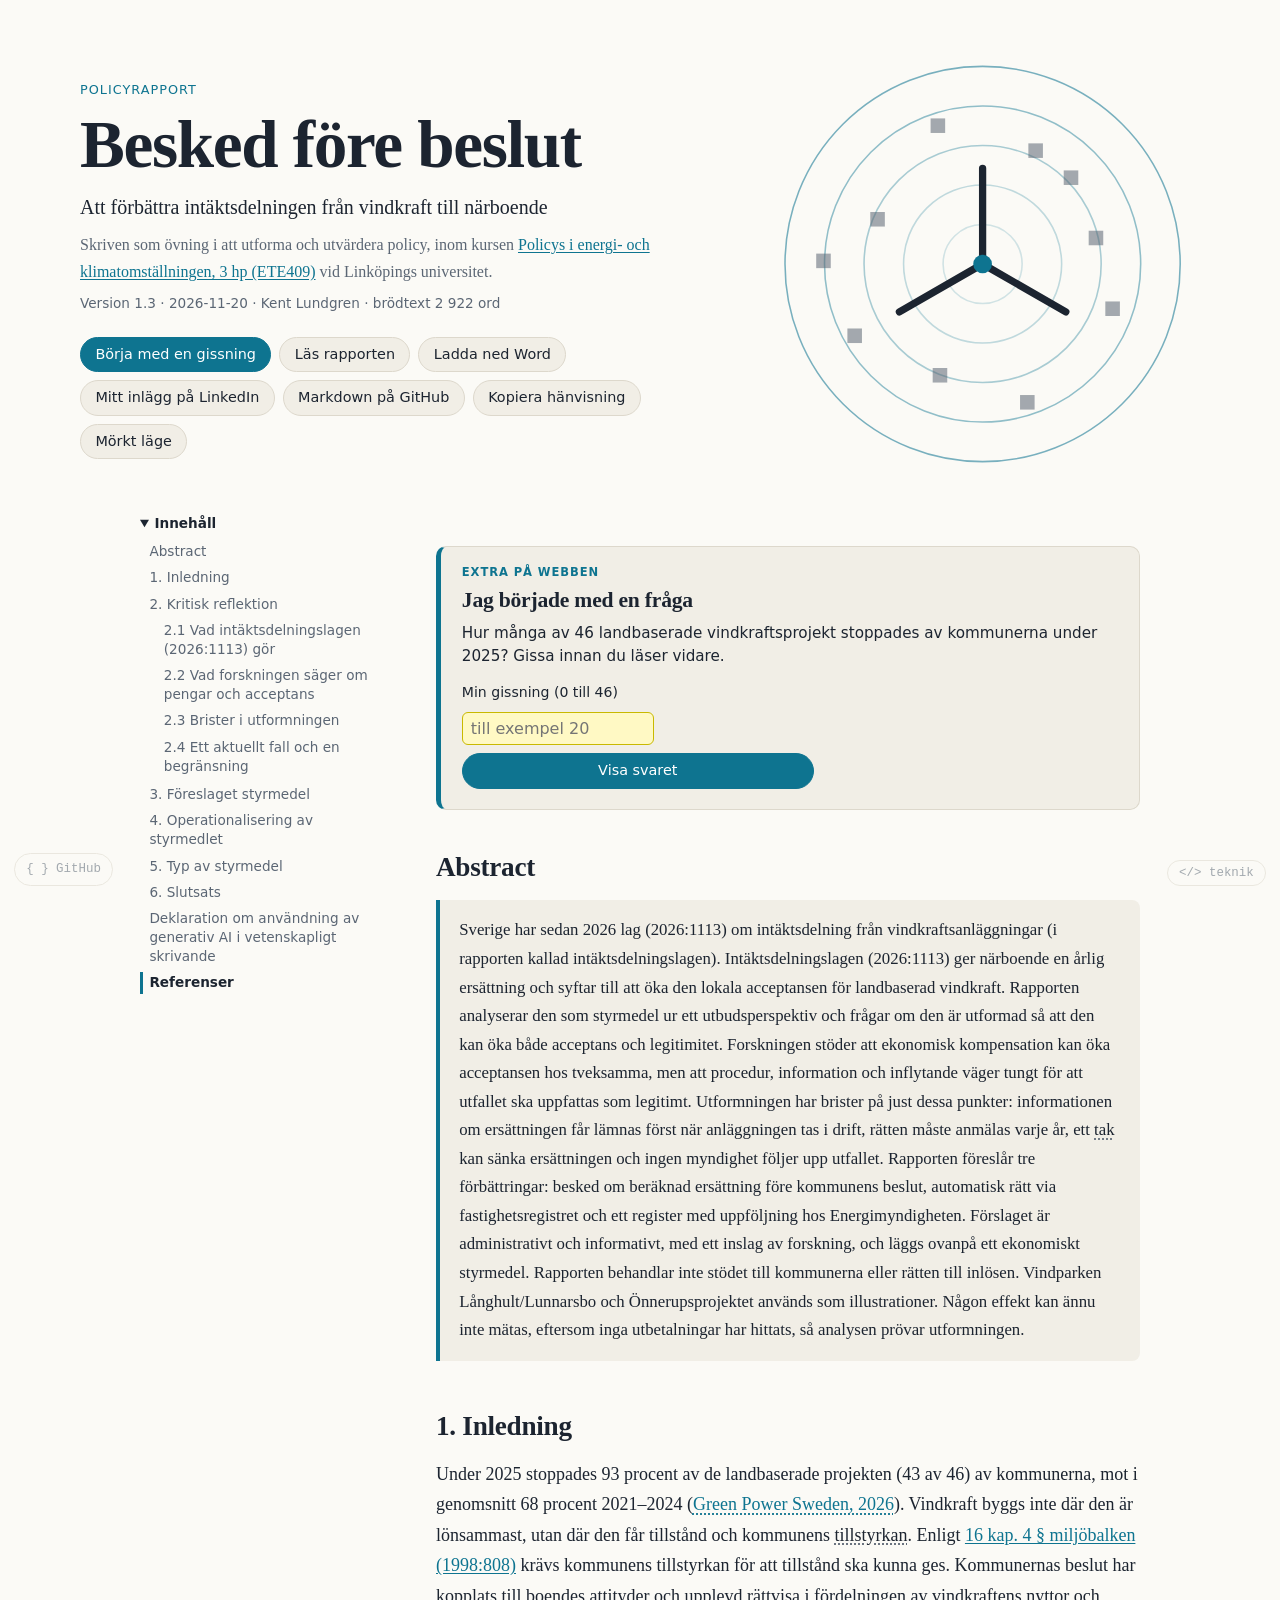
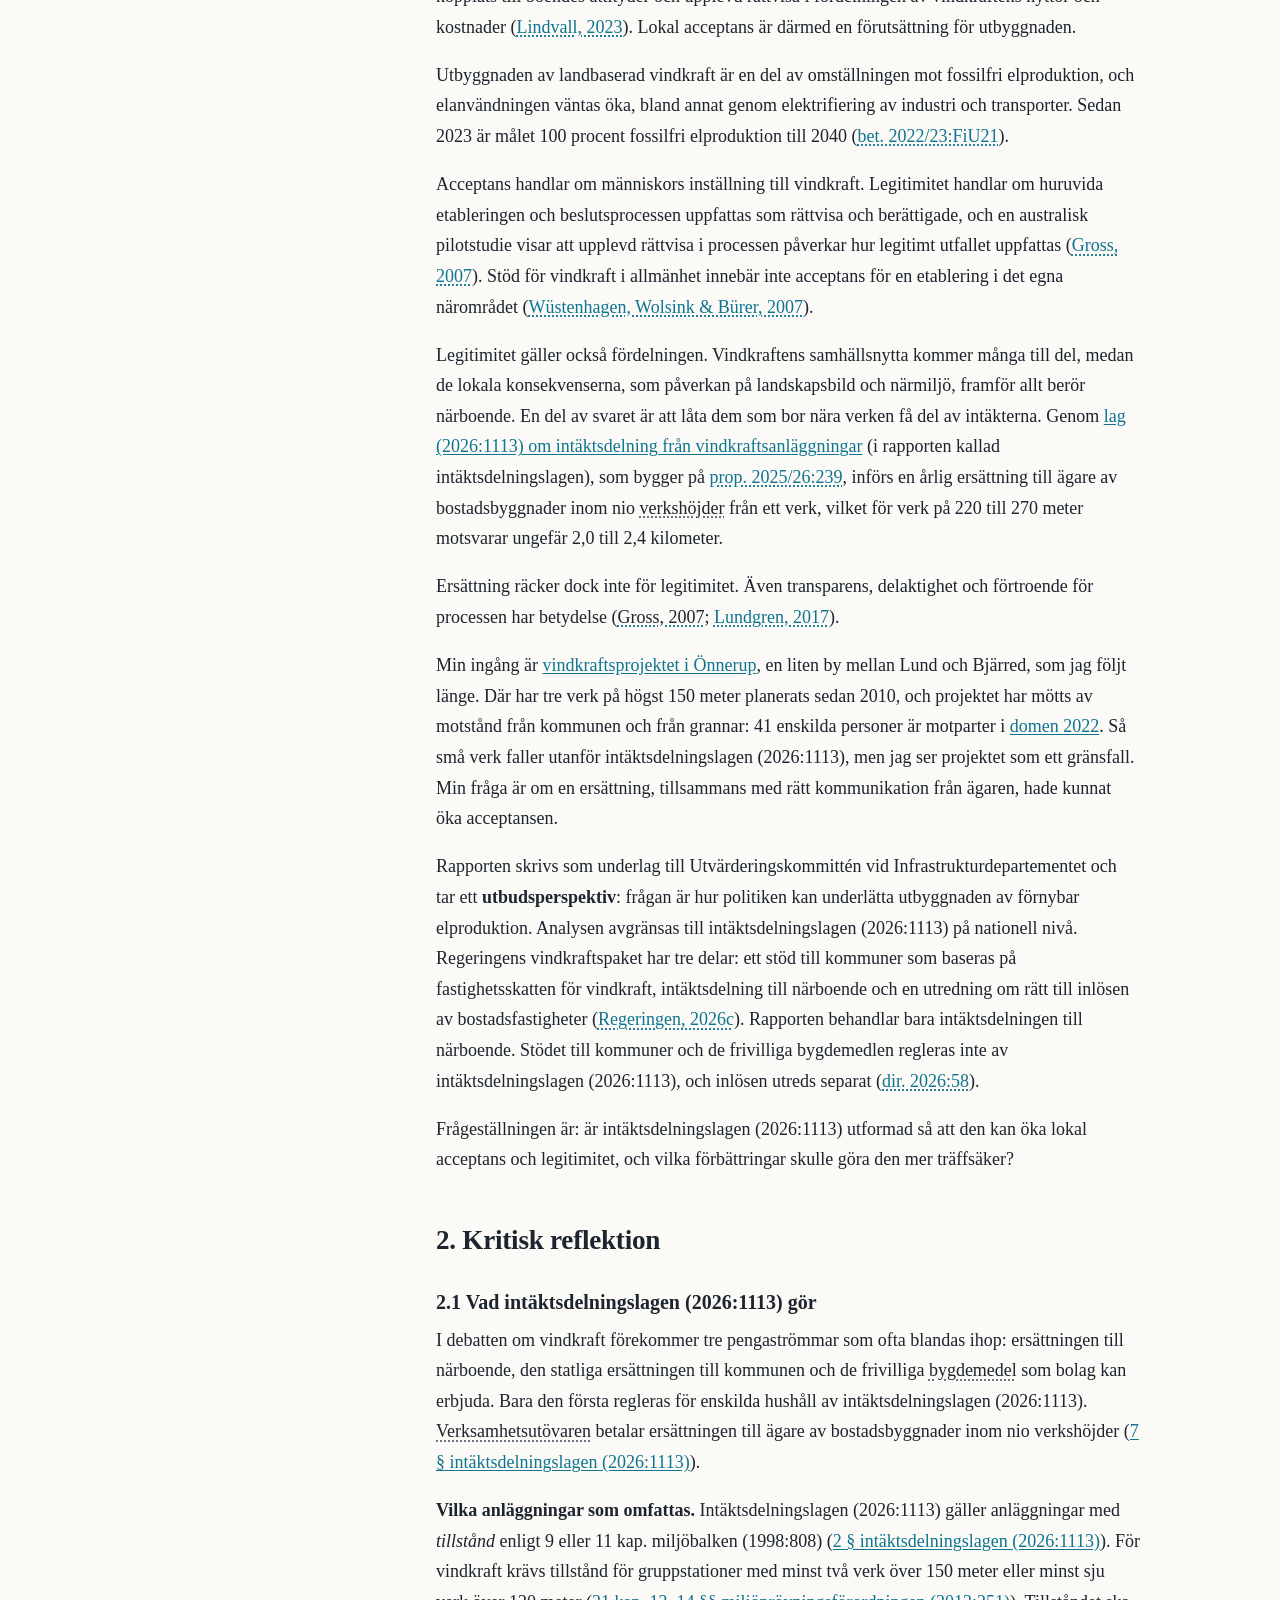
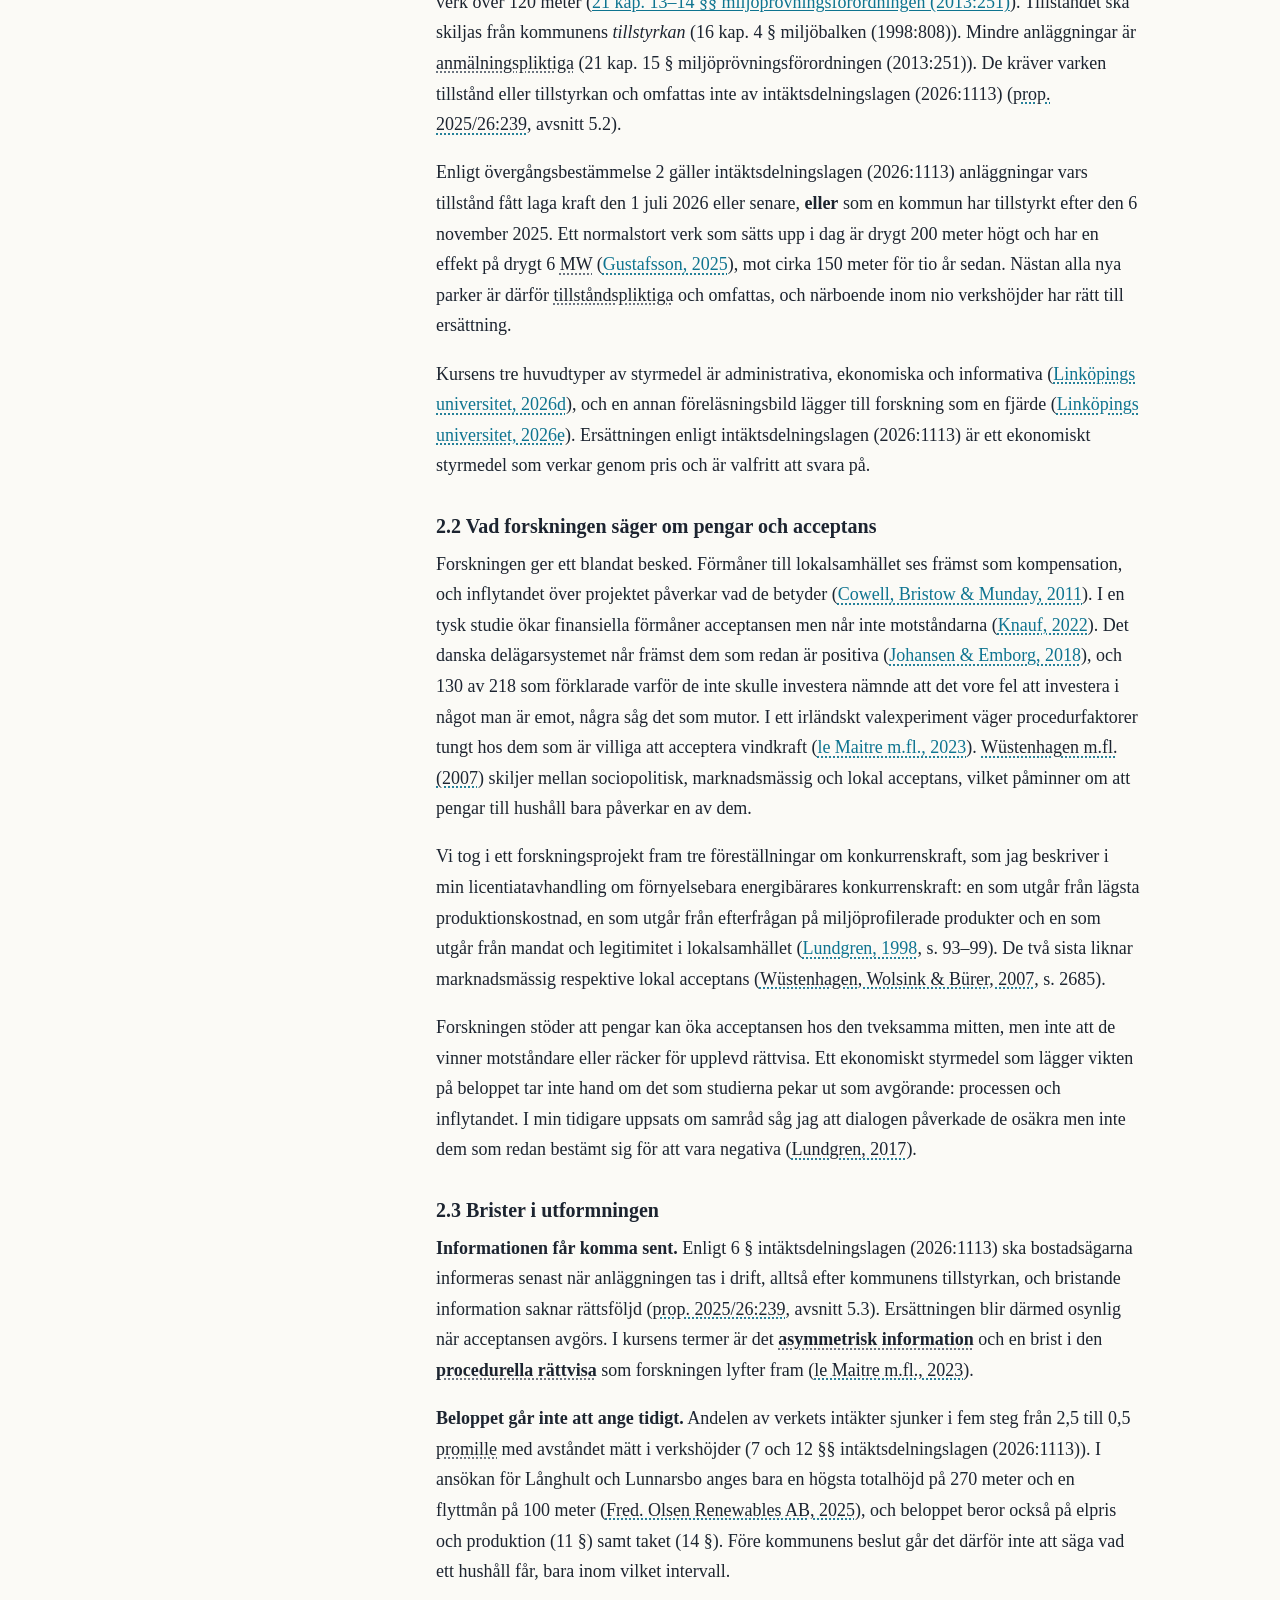
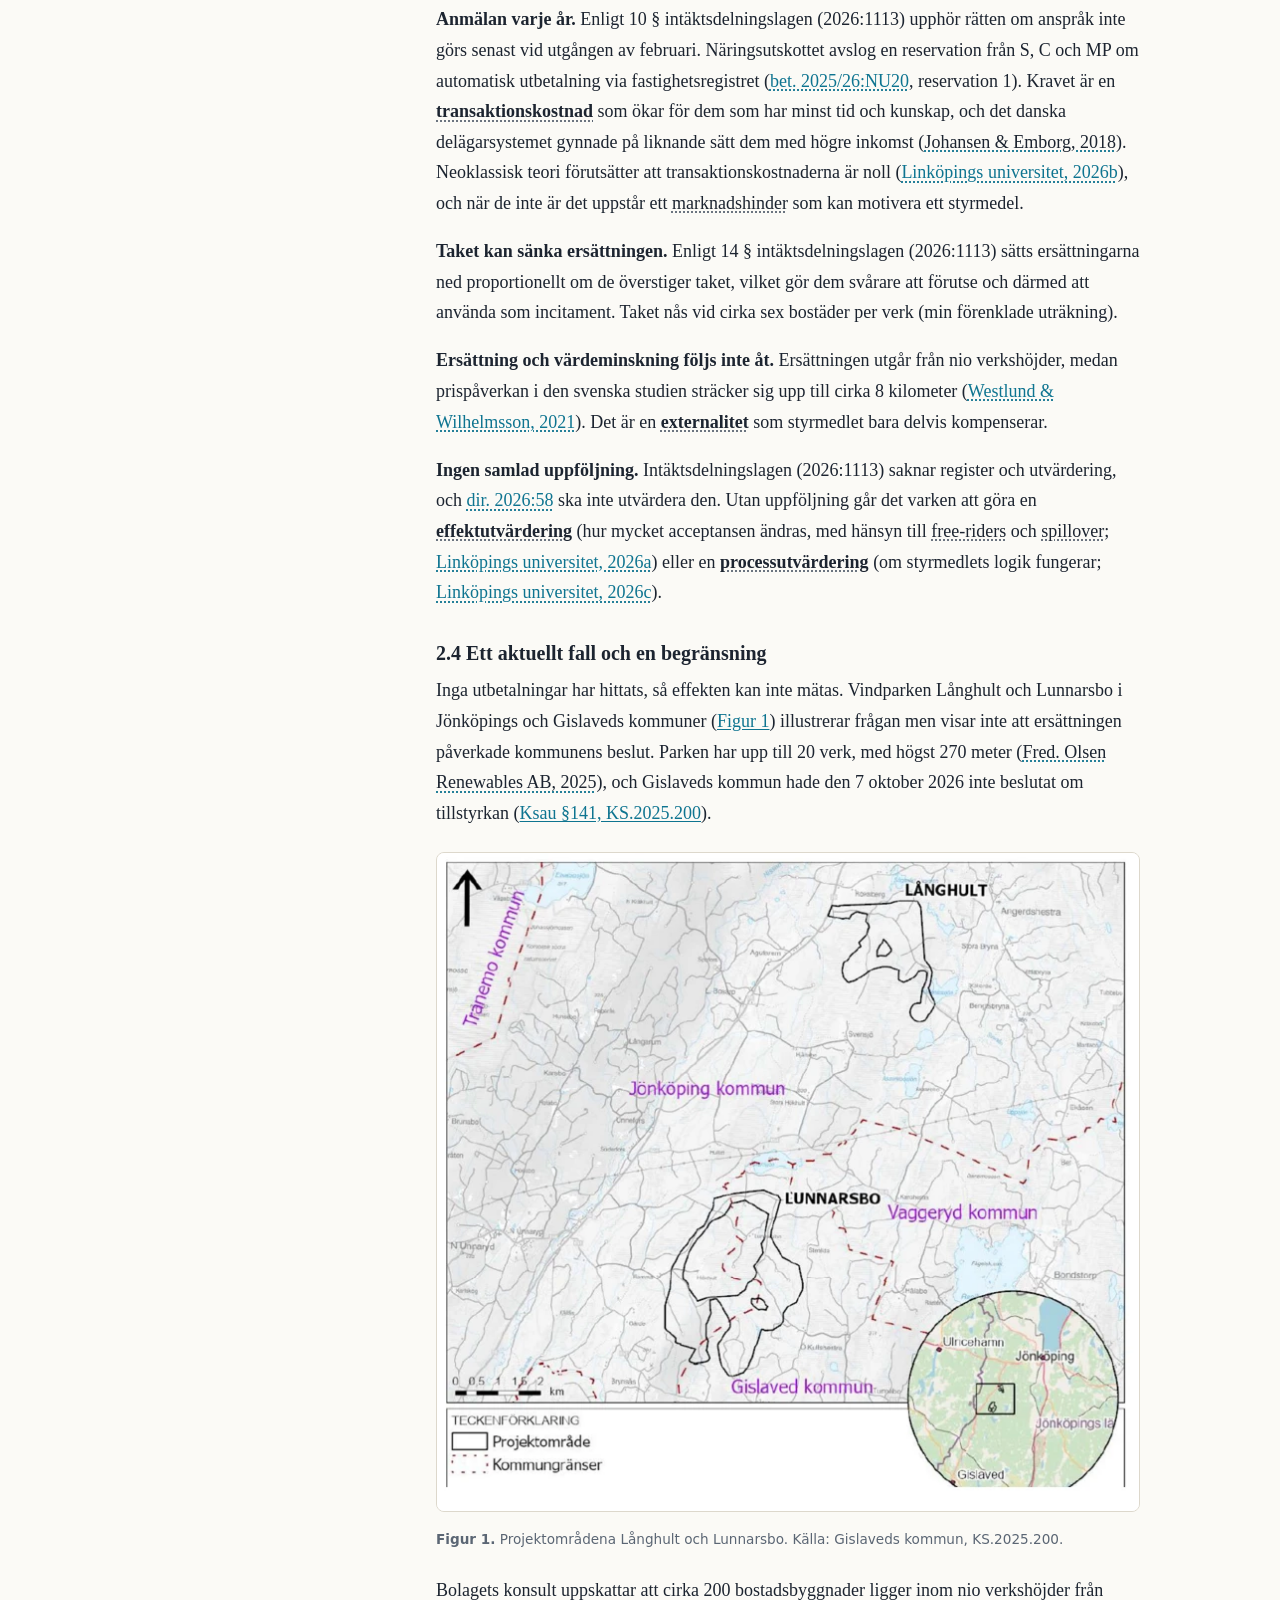
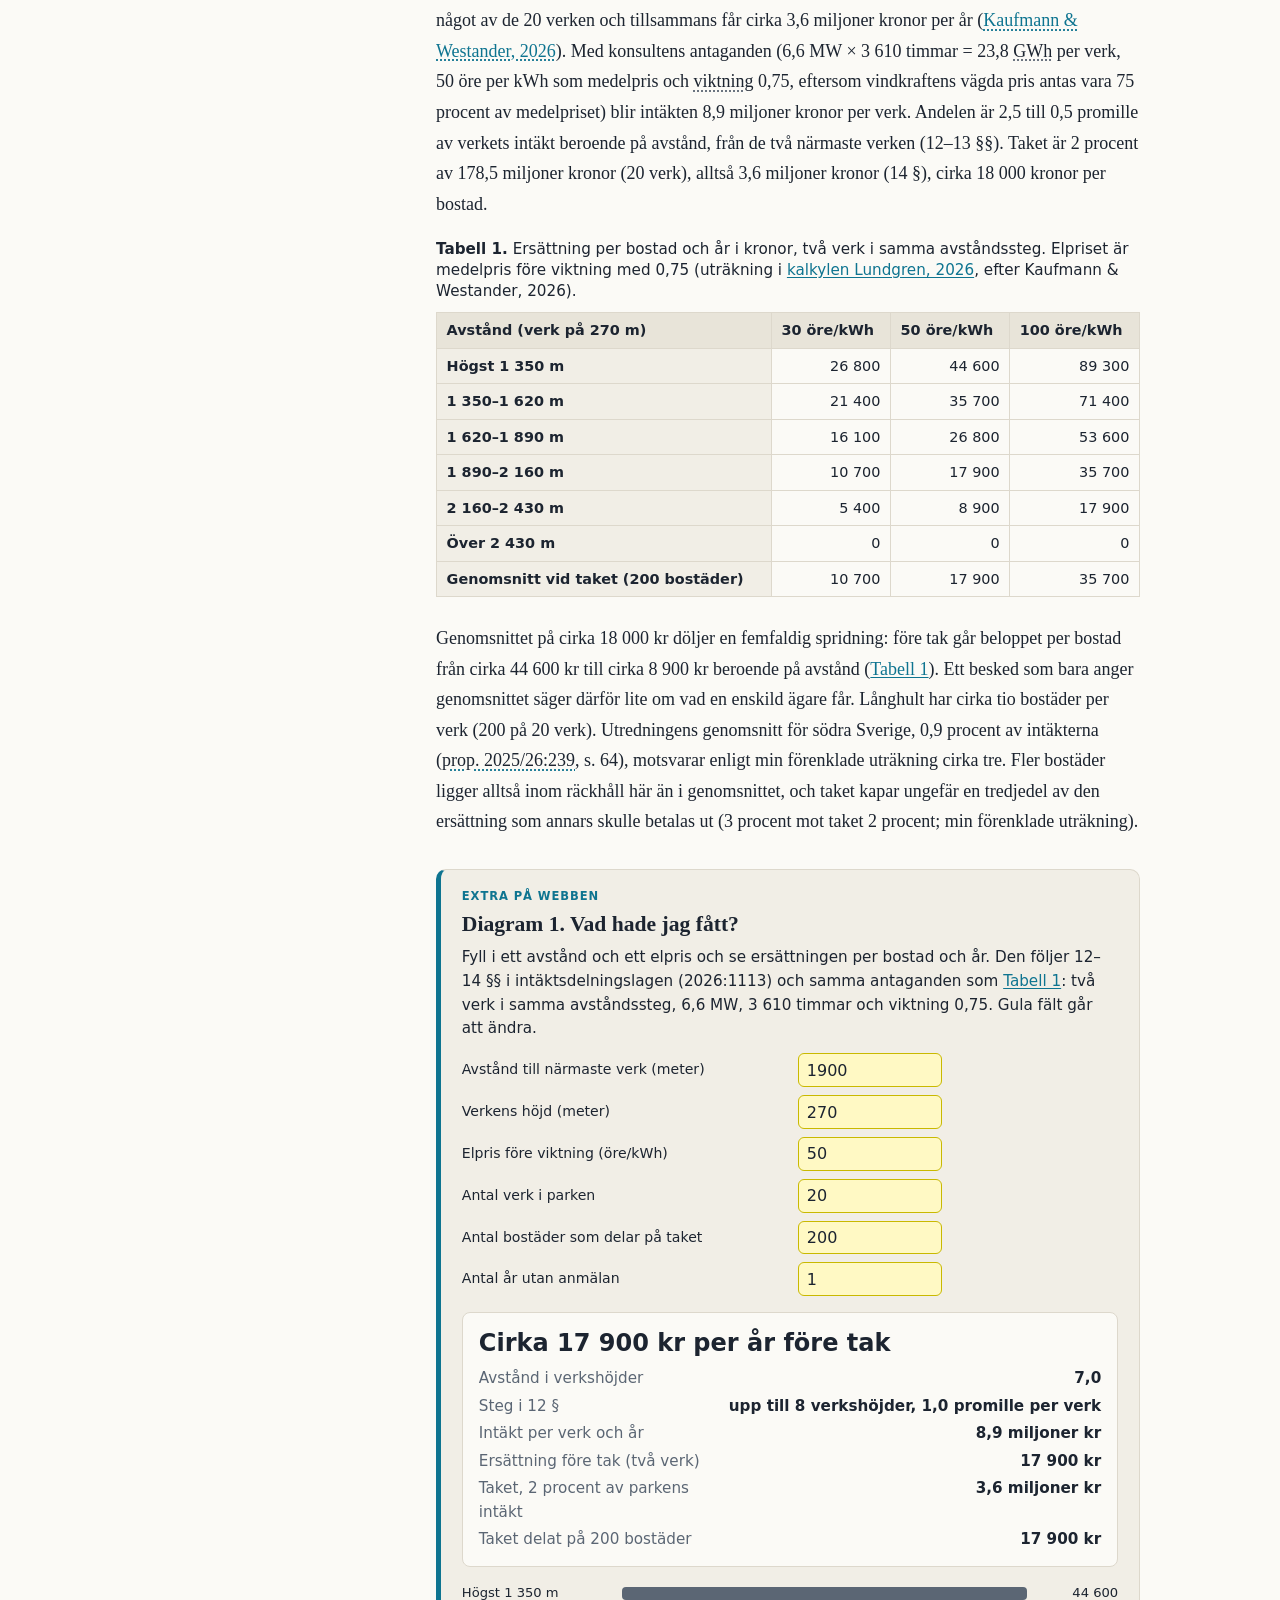
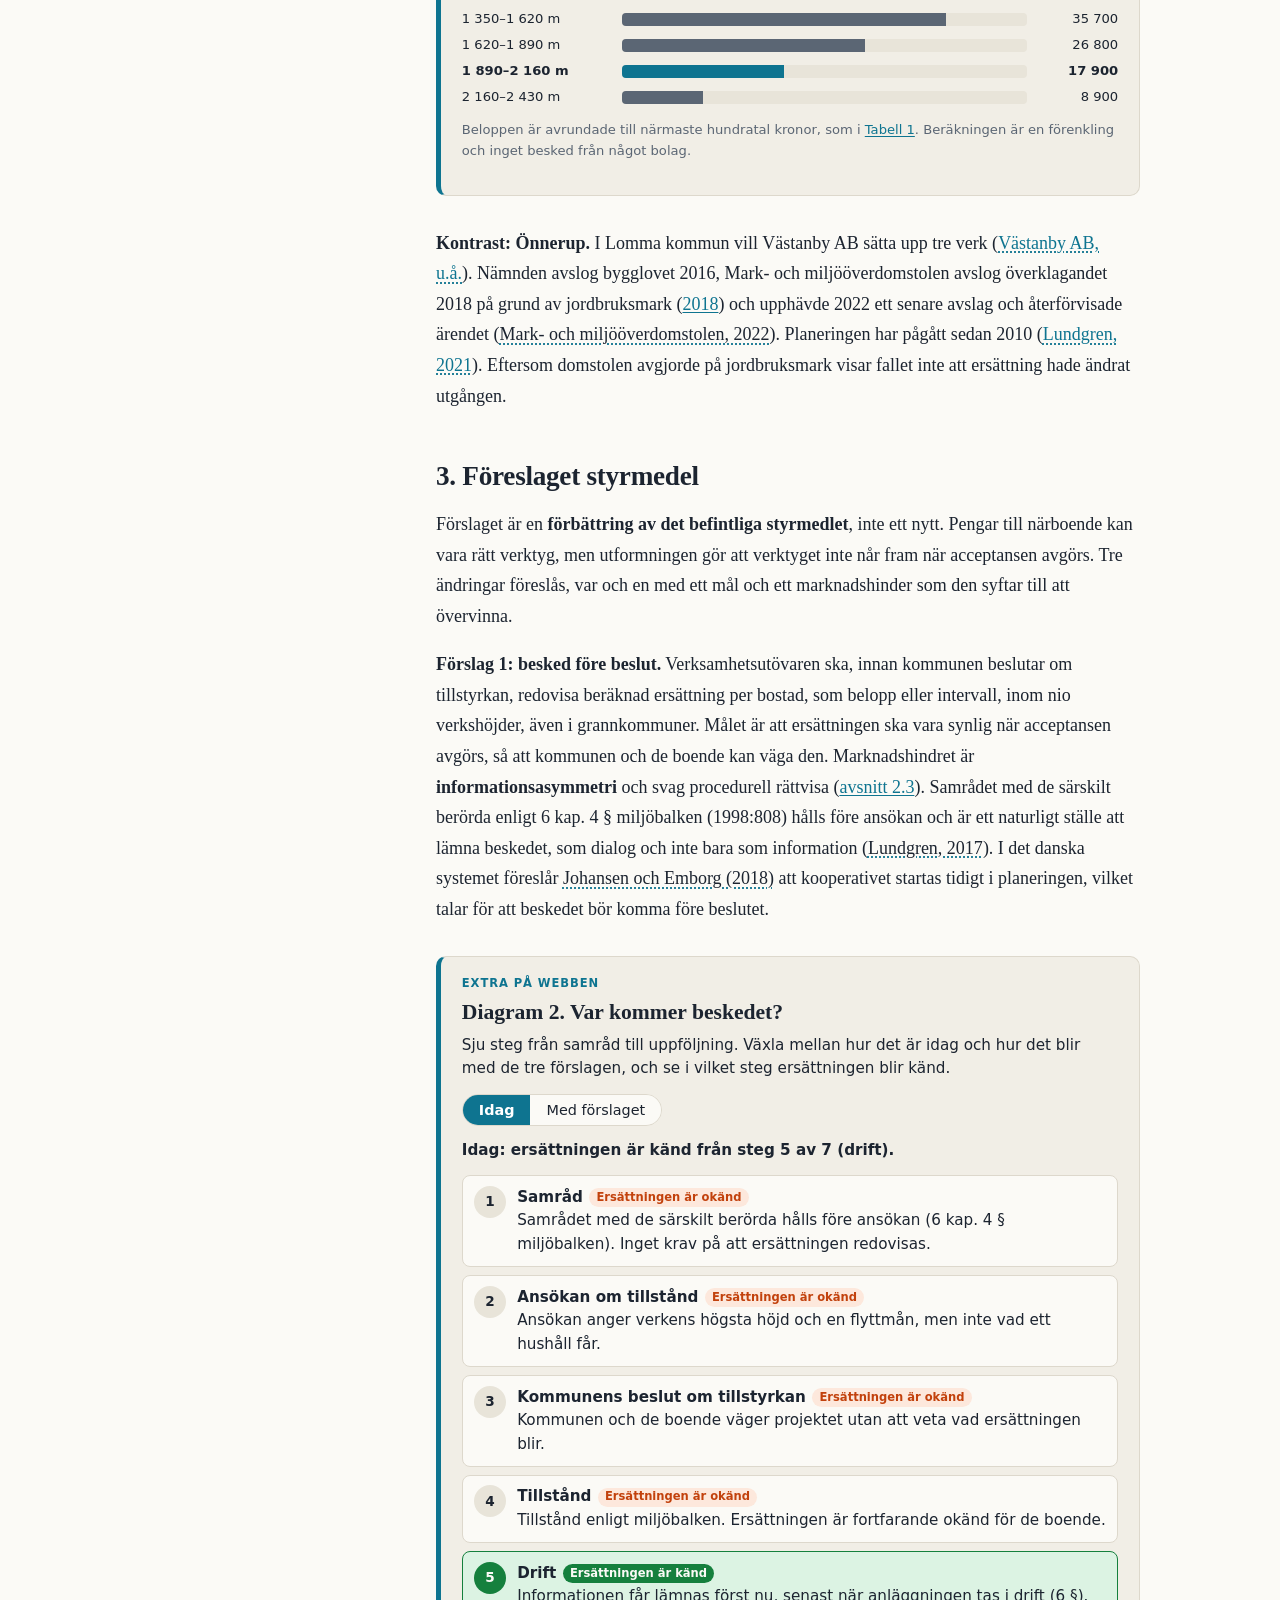
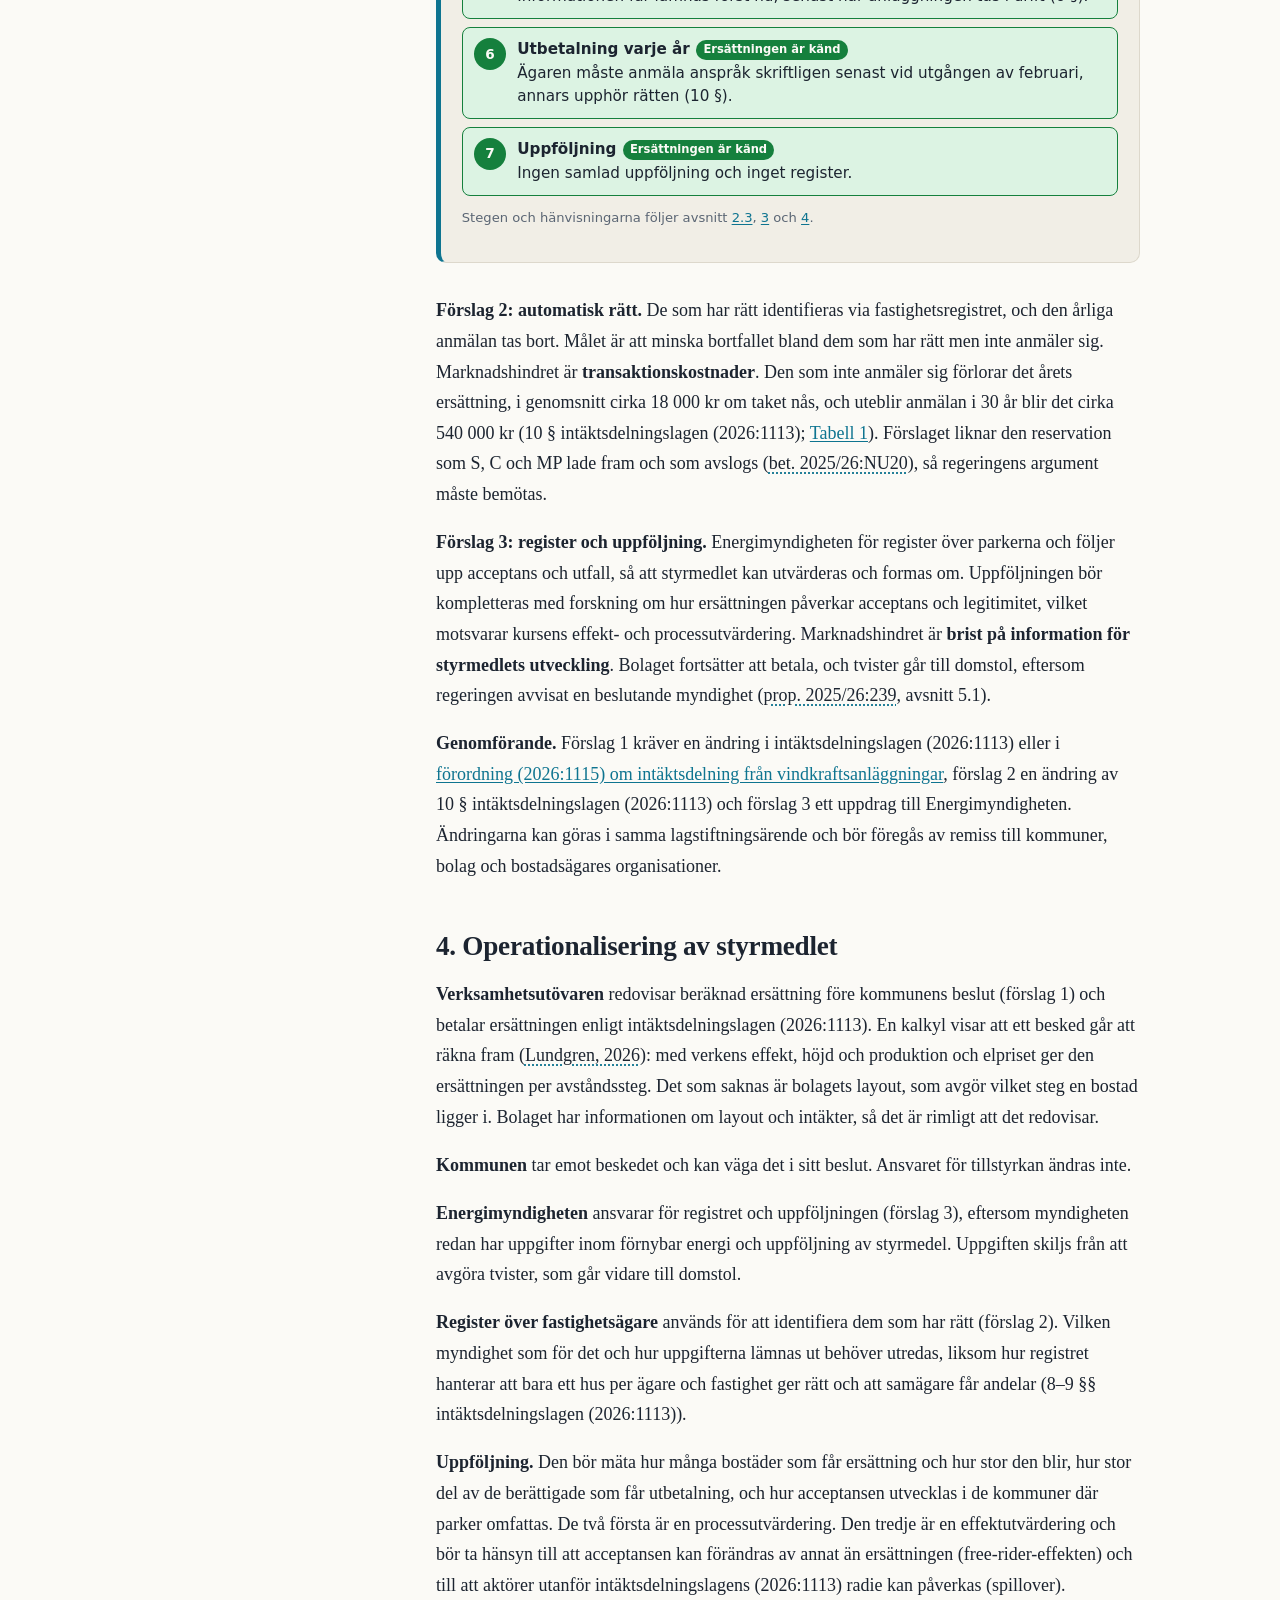
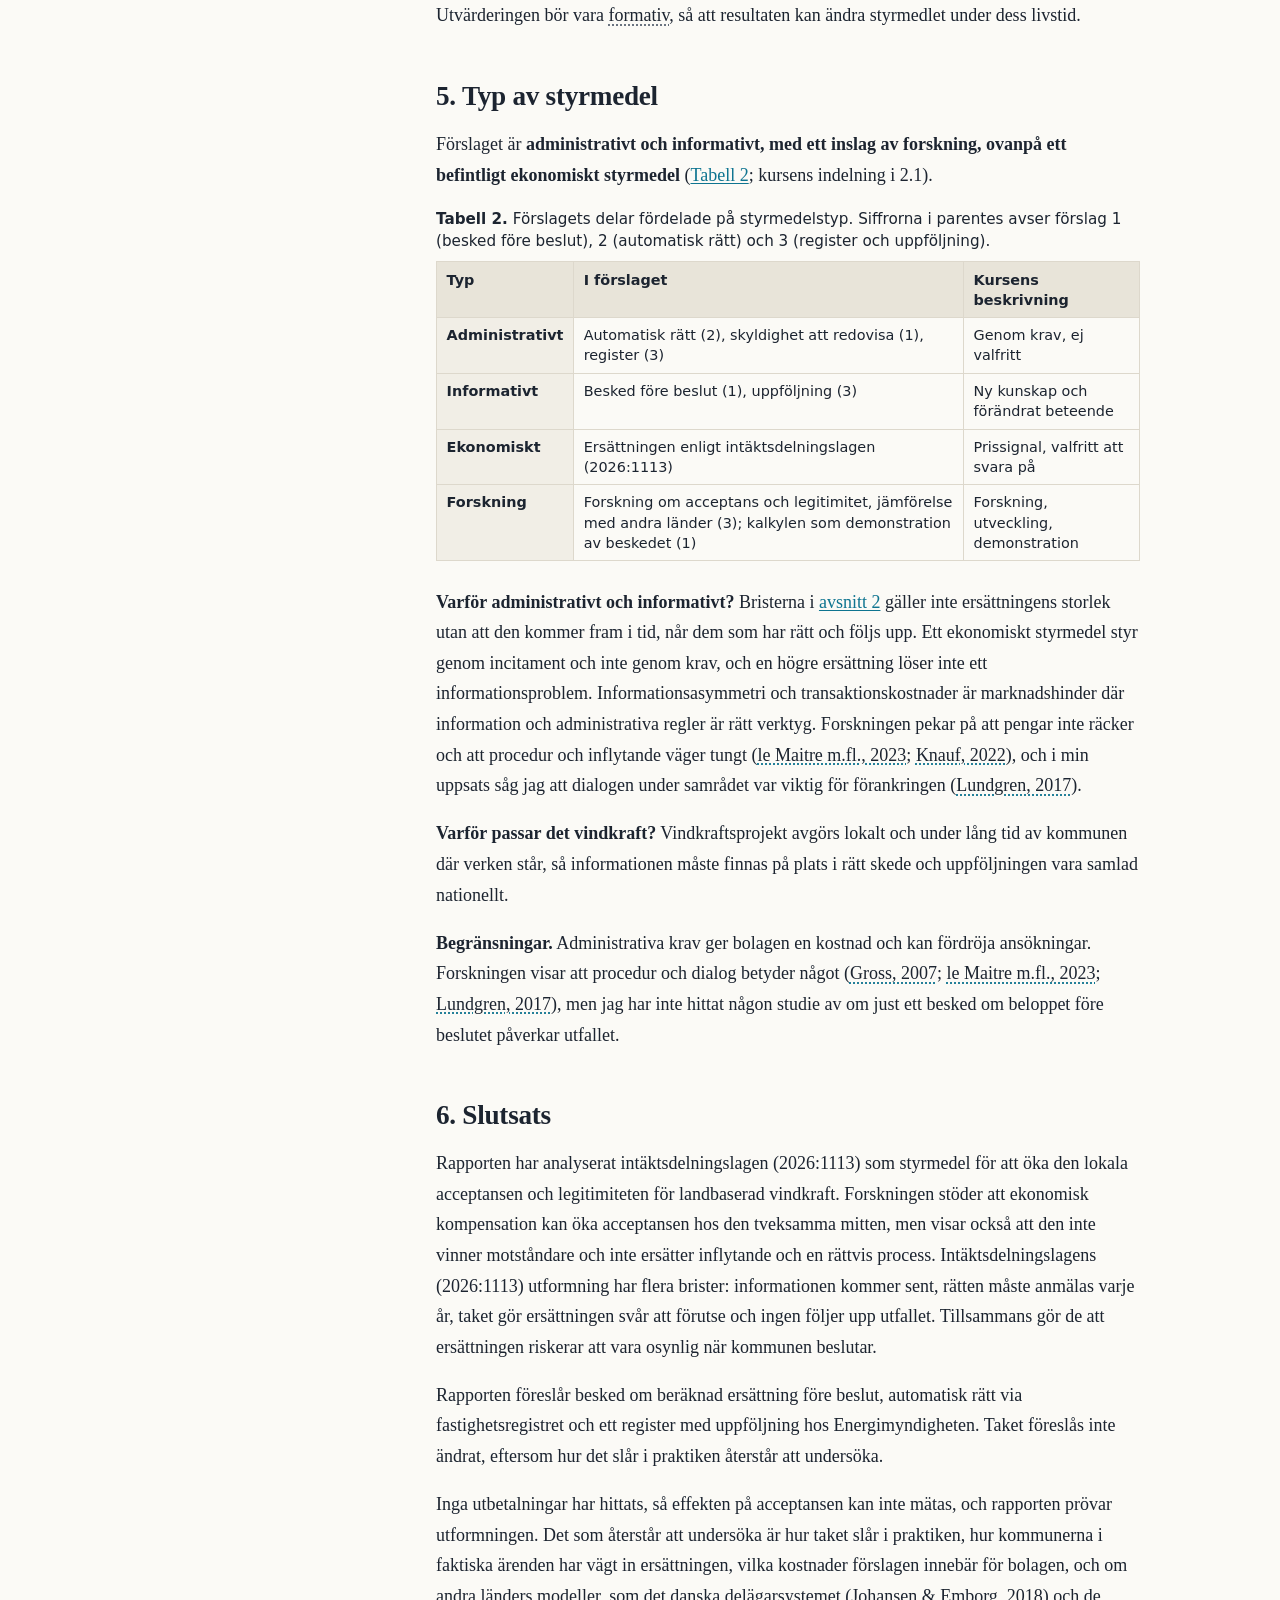
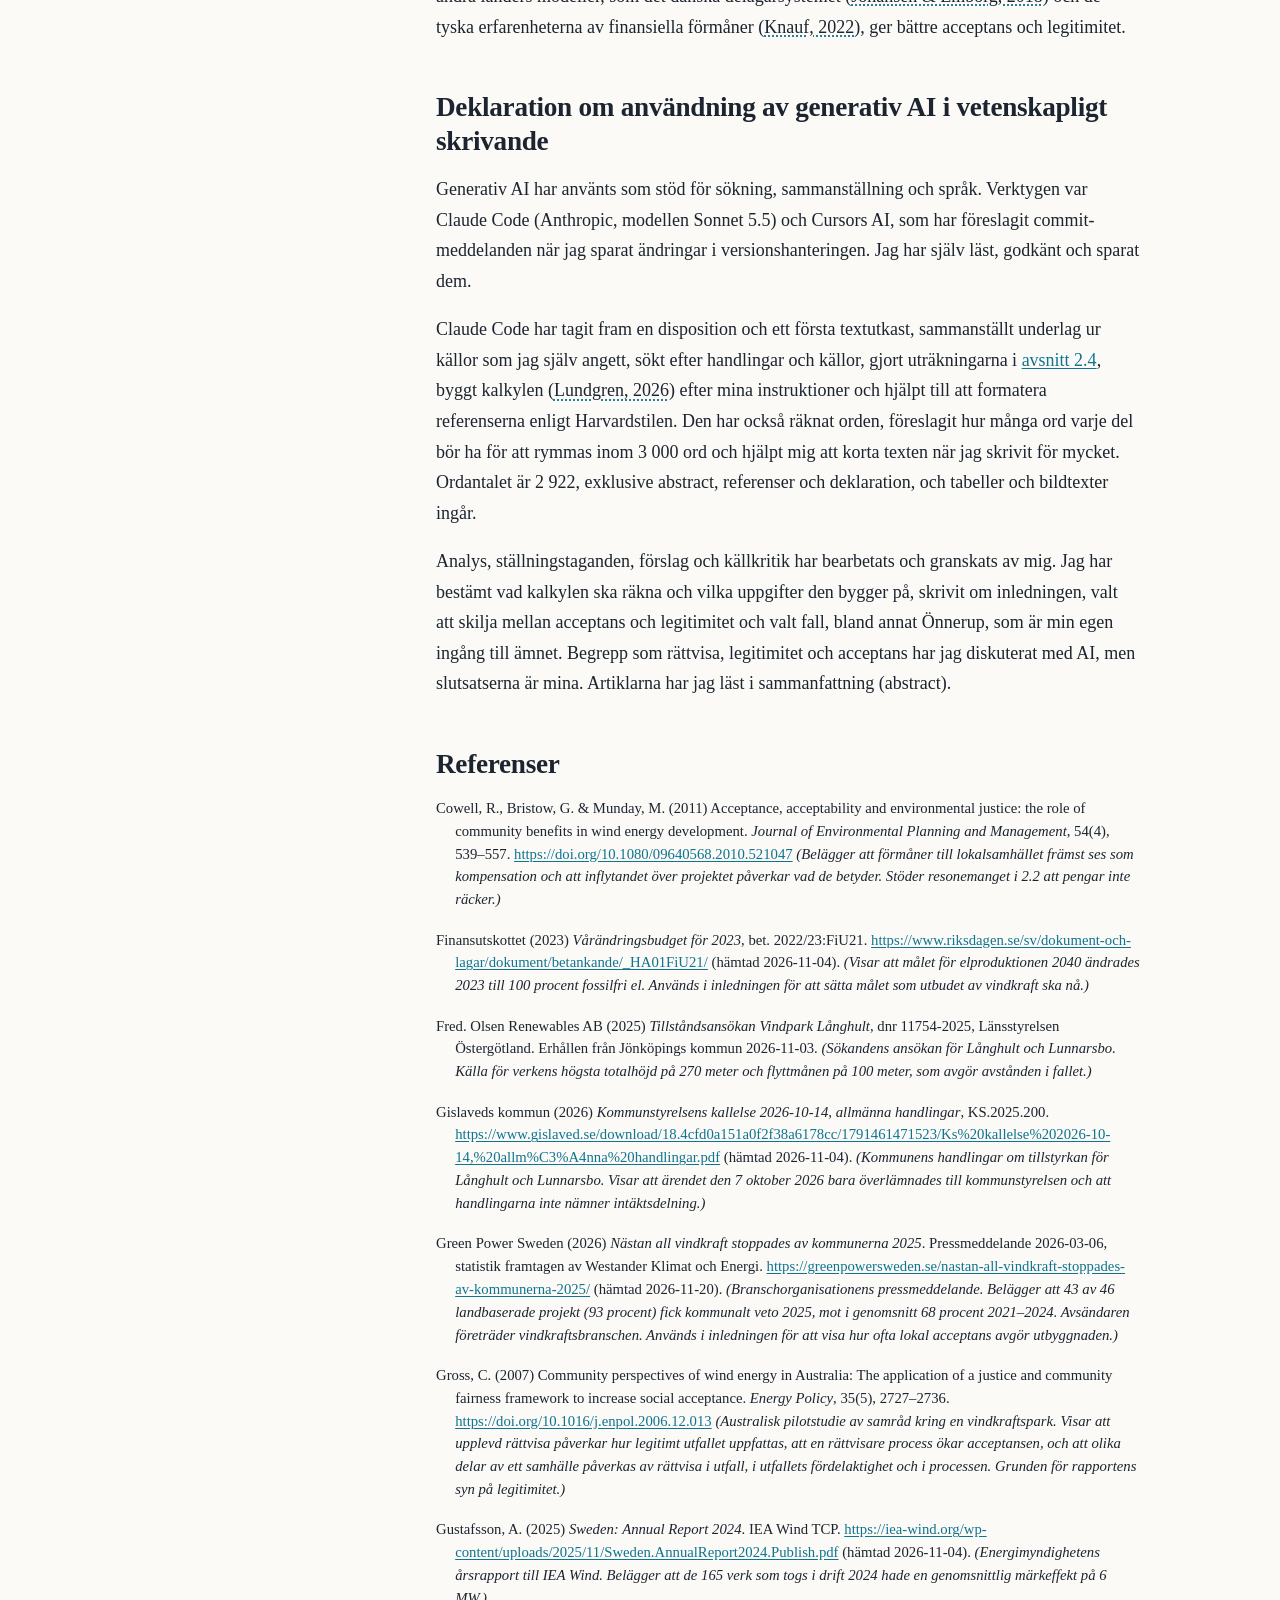
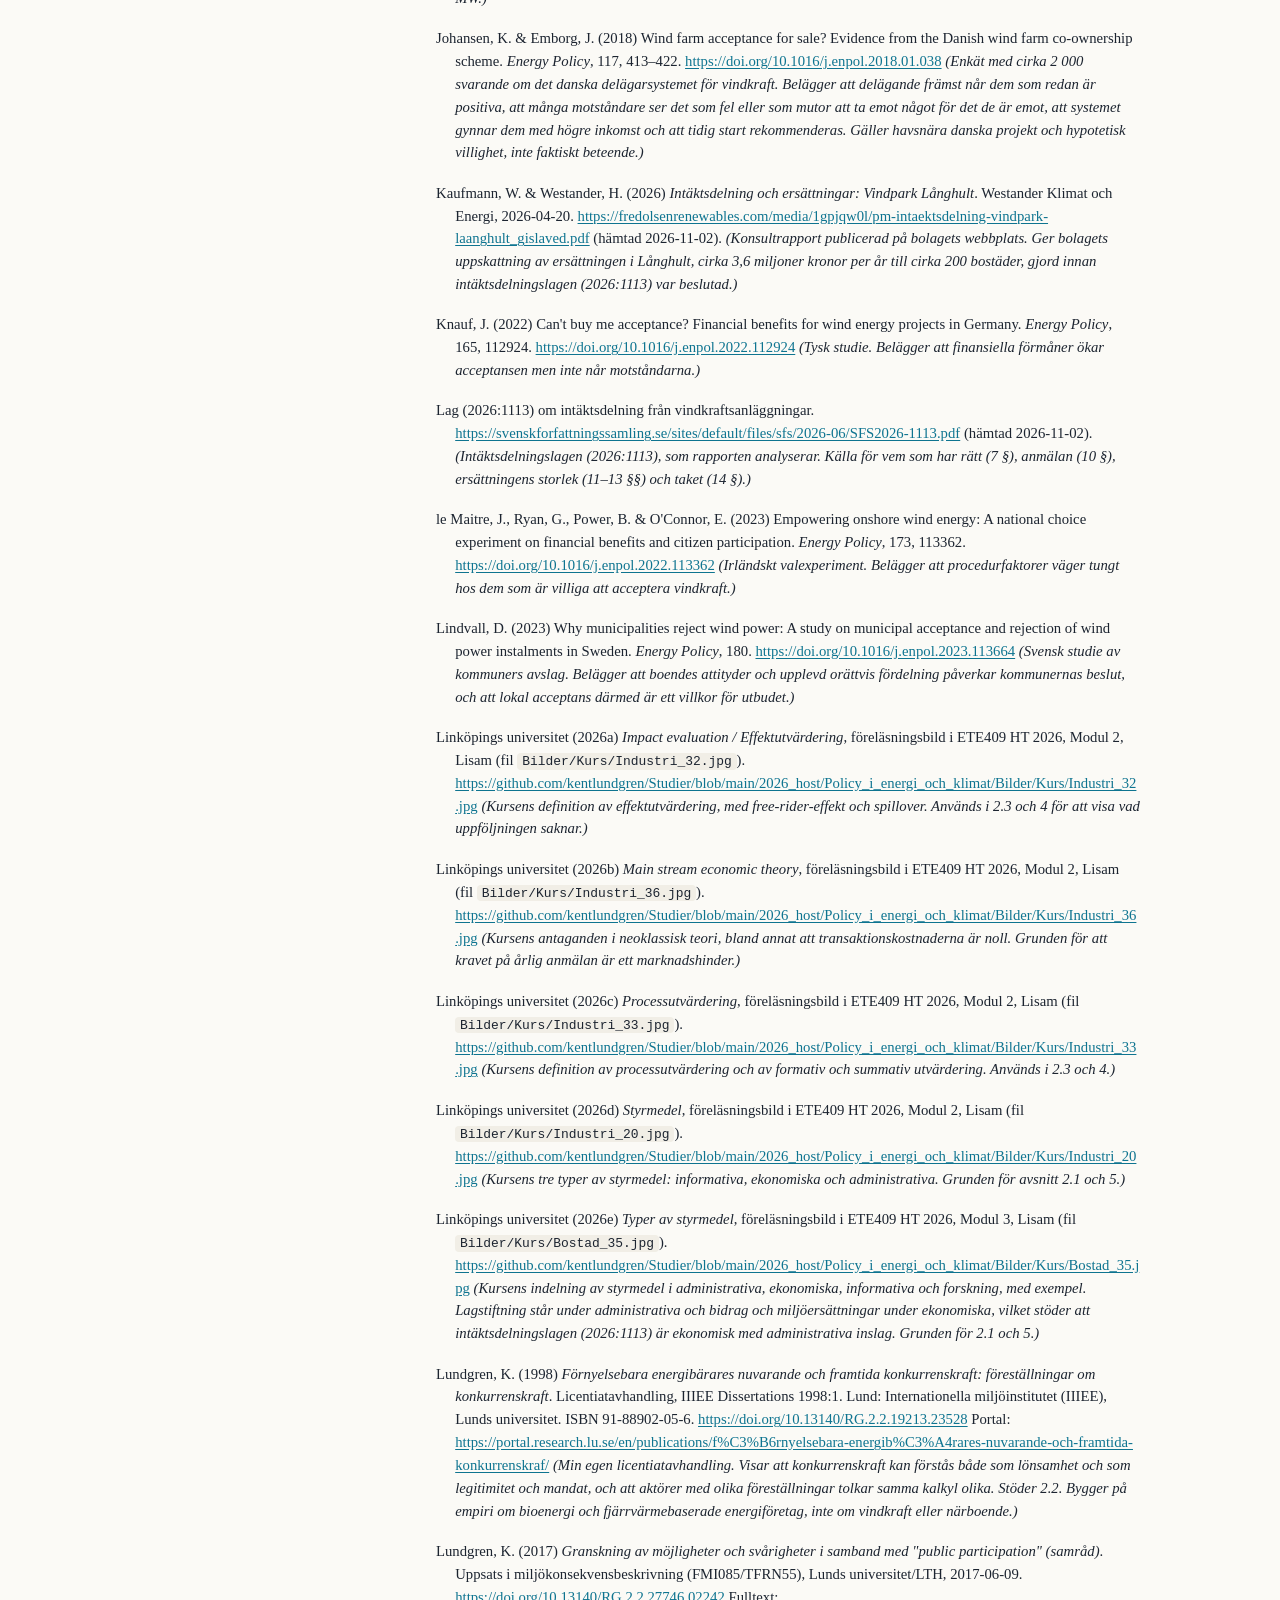
<file: 2026_host/Policy_i_energi_och_klimat/essa-upg2/webb/index.html>
<!DOCTYPE html>
<html lang="sv">
<head>
<meta charset="utf-8">
<meta name="viewport" content="width=device-width, initial-scale=1">
<!--
  Besked före beslut: webbversion av policyrapporten (ETE409, UPG2).
  Den här filen är genererad av bygg.py ur ../261120_3000_ord.md och mall.html. Ändra inte index.html för hand.
  UPPDATERING 2026-11-20: länk till Kents LinkedIn-inlägg (knapp i sidhuvudet och rad i sidfoten). Version 1.3.
  UPPDATERING 2026-11-20: mottagarraden (Utvärderingskommittén) borttagen ur sidhuvudet, kursraden omformulerad. Version 1.2.
  UPPDATERING 2026-11-20: ny rad i sidhuvudet om att rapporten är framtagen inom kursen ETE409, med länk till kurssidan. Version 1.1.
  UPPDATERING 2026-11-20: ny sida. Version 1.0.
-->
<title>Besked före beslut</title>
<meta name="description" content="Under 2025 stoppades 93 procent av vindkraftsprojekten av kommunerna. Jag har granskat hur ersättningen till närboende är utformad och föreslår tre förbättringar. Pröva själv vad en bostad får.">
<meta name="author" content="Kent Lundgren">
<link rel="canonical" href="https://kentlundgren.github.io/Studier/2026_host/Policy_i_energi_och_klimat/essa-upg2/webb/">

<meta property="og:type" content="article">
<meta property="og:locale" content="sv_SE">
<meta property="og:site_name" content="Kent Lundgren">
<meta property="og:title" content="Besked före beslut: ersättning från vindkraft till närboende">
<meta property="og:description" content="93 procent av vindkraftsprojekten stoppades av kommunerna 2025. Vad får närboende i ersättning, och när får de veta det? Jag föreslår tre förbättringar. Pröva själv.">
<meta property="og:url" content="https://kentlundgren.github.io/Studier/2026_host/Policy_i_energi_och_klimat/essa-upg2/webb/">
<meta property="og:image" content="https://kentlundgren.github.io/Studier/2026_host/Policy_i_energi_och_klimat/essa-upg2/webb/og-bild.jpg">
<meta property="og:image:width" content="1200">
<meta property="og:image:height" content="630">
<meta property="og:image:alt" content="Texten 93 procent av vindkraftsprojekten stoppades av kommunerna 2025, bredvid ett vindkraftverk omgivet av ringar som visar avstånd i verkshöjder.">
<meta name="twitter:card" content="summary_large_image">
<meta name="twitter:title" content="Besked före beslut: ersättning från vindkraft till närboende">
<meta name="twitter:description" content="93 procent av vindkraftsprojekten stoppades av kommunerna 2025. Vad får närboende i ersättning, och när får de veta det? Pröva själv.">
<meta name="twitter:image" content="https://kentlundgren.github.io/Studier/2026_host/Policy_i_energi_och_klimat/essa-upg2/webb/og-bild.jpg">
<meta name="twitter:image:alt" content="Texten 93 procent av vindkraftsprojekten stoppades av kommunerna 2025, bredvid ett vindkraftverk omgivet av ringar som visar avstånd i verkshöjder.">

<link rel="icon" href="data:image/svg+xml,%3Csvg xmlns='http://www.w3.org/2000/svg' viewBox='0 0 64 64'%3E%3Crect width='64' height='64' rx='12' fill='%230e7490'/%3E%3Ccircle cx='32' cy='32' r='7' fill='%23fff'/%3E%3Cpath d='M32 32V8M32 32l21 12M32 32L11 44' stroke='%23fff' stroke-width='5' stroke-linecap='round'/%3E%3C/svg%3E">
<link rel="stylesheet" href="stil.css">
<script>
  try { var t = localStorage.getItem('tema'); if (t) document.documentElement.setAttribute('data-theme', t); } catch (e) {}
</script>
</head>
<body>
<div id="progress" aria-hidden="true"></div>
<a class="hoppa" href="#rapport">Hoppa till texten</a>

<header class="hero" id="topp">
  <div class="hero-text">
    <p class="eyebrow">Policyrapport</p>
    <h1>Besked före beslut</h1>
    <p class="underrubrik">Att förbättra intäktsdelningen från vindkraft till närboende</p>
    <p class="mottagare">Skriven som övning i att utforma och utvärdera policy, inom kursen <a href="https://liu.se/utbildning/kurs/ete409" target="_blank" rel="noopener">Policys i energi- och klimatomställningen, 3 hp (ETE409)</a> vid Linköpings universitet.</p>
    <p class="meta"><span data-version-rad>Version 1.3 · 2026-11-20</span> · Kent Lundgren · brödtext 2 922 ord</p>
    <div class="knappar">
      <a class="knapp primar" href="#gissa">Börja med en gissning</a>
      <a class="knapp" href="#rapport">Läs rapporten</a>
      <a class="knapp" href="../261120_3000_ord.docx">Ladda ned Word</a>
      <a class="knapp" href="https://www.linkedin.com/posts/kentlundgren_tre-vindkraftverk-har-planerats-i-%C3%B6nnerup-share-7529509721058349056-877r" target="_blank" rel="noopener">Mitt inlägg på LinkedIn</a>
      <a class="knapp" href="https://github.com/kentlundgren/Studier/blob/main/2026_host/Policy_i_energi_och_klimat/essa-upg2/261120_3000_ord.md" target="_blank" rel="noopener">Markdown på GitHub</a>
      <button type="button" class="knapp" id="kopiera">Kopiera hänvisning</button>
      <button type="button" class="knapp" id="temaknapp" aria-pressed="false">Mörkt läge</button>
    </div>
  </div>
  <div class="hero-bild" aria-hidden="true">
    <svg viewBox="0 0 400 400" role="presentation" focusable="false">
      <g class="ringar">
        <circle cx="200" cy="200" r="190"/>
        <circle cx="200" cy="200" r="152"/>
        <circle cx="200" cy="200" r="114"/>
        <circle cx="200" cy="200" r="76"/>
        <circle cx="200" cy="200" r="38"/>
      </g>
      <g class="hus">
        <rect x="92" y="150" width="14" height="14"/><rect x="278" y="110" width="14" height="14"/>
        <rect x="318" y="236" width="14" height="14"/><rect x="152" y="300" width="14" height="14"/>
        <rect x="236" y="326" width="14" height="14"/><rect x="70" y="262" width="14" height="14"/>
        <rect x="244" y="84" width="14" height="14"/><rect x="150" y="60" width="14" height="14"/>
        <rect x="302" y="168" width="14" height="14"/><rect x="40" y="190" width="14" height="14"/>
      </g>
      <g class="rotor"><path d="M200 200 L200 108 M200 200 L280 246 M200 200 L120 246"/></g>
      <circle class="nav" cx="200" cy="200" r="9"/>
    </svg>
  </div>
</header>

<div class="sida">
  <details id="toc" open>
    <summary>Innehåll</summary>
    <nav aria-label="Innehåll">
<ol>
<li><a href="#abstract">Abstract</a>
</li>
<li><a href="#1-inledning">1. Inledning</a>
</li>
<li><a href="#2-kritisk-reflektion">2. Kritisk reflektion</a>
<ol>
<li><a href="#2-1-vad-intaktsdelningslagen-2026-1113-gor">2.1 Vad intäktsdelningslagen (2026:1113) gör</a></li>
<li><a href="#2-2-vad-forskningen-sager-om-pengar-och-acceptans">2.2 Vad forskningen säger om pengar och acceptans</a></li>
<li><a href="#2-3-brister-i-utformningen">2.3 Brister i utformningen</a></li>
<li><a href="#2-4-ett-aktuellt-fall-och-en-begransning">2.4 Ett aktuellt fall och en begränsning</a></li>
</ol>
</li>
<li><a href="#3-foreslaget-styrmedel">3. Föreslaget styrmedel</a>
</li>
<li><a href="#4-operationalisering-av-styrmedlet">4. Operationalisering av styrmedlet</a>
</li>
<li><a href="#5-typ-av-styrmedel">5. Typ av styrmedel</a>
</li>
<li><a href="#6-slutsats">6. Slutsats</a>
</li>
<li><a href="#deklaration-om-anvandning-av-generativ-ai-i-vetenskapligt-skrivande">Deklaration om användning av generativ AI i vetenskapligt skrivande</a>
</li>
<li><a href="#referenser">Referenser</a>
</li>
</ol>
    </nav>
  </details>

  <main id="rapport" class="text">
    <section class="extra gissa" id="gissa" aria-labelledby="gissa-rubrik">
      <p class="extra-etikett">Extra på webben</p>
      <h2 id="gissa-rubrik">Jag började med en fråga</h2>
      <p>Hur många av 46 landbaserade vindkraftsprojekt stoppades av kommunerna under 2025? Gissa innan du läser vidare.</p>
      <div class="gissa-rad">
        <label for="gissning">Min gissning (0 till 46)</label>
        <input type="number" id="gissning" min="0" max="46" step="1" inputmode="numeric" placeholder="till exempel 20">
        <button type="button" class="knapp primar" id="visa-svar">Visa svaret</button>
      </div>
      <div id="svar" class="svar" aria-live="polite" hidden>
        <p id="svar-text"></p>
        <div class="pricklager" id="prickar" aria-hidden="true"></div>
        <div class="staplar" id="staplar">
          <div class="stapel"><span class="stapel-namn">2021–2024, genomsnitt</span><span class="stapel-bar"><span style="--w:68%"></span></span><span class="stapel-varde">68 %</span></div>
          <div class="stapel"><span class="stapel-namn">2025</span><span class="stapel-bar"><span class="ny" style="--w:93%"></span></span><span class="stapel-varde">93 %</span></div>
        </div>
        <p class="kalla-rad">Källa: <a href="https://greenpowersweden.se/nastan-all-vindkraft-stoppades-av-kommunerna-2025/" target="_blank" rel="noopener">Green Power Sweden, 2026</a> (se <a href="#ref-green-power-sweden-2026">referenslistan</a>). Andelen gäller projekt, inte verk. Green Power Sweden är en branschorganisation.</p>
      </div>
    </section>

<h2 id="abstract">Abstract <a class="ankare" href="#abstract" aria-label="Länk till avsnittet Abstract">#</a></h2>
<p>Sverige har sedan 2026 lag (2026:1113) om intäktsdelning från vindkraftsanläggningar (i rapporten kallad intäktsdelningslagen). Intäktsdelningslagen (2026:1113) ger närboende en årlig ersättning och syftar till att öka den lokala acceptansen för landbaserad vindkraft. Rapporten analyserar den som styrmedel ur ett utbudsperspektiv och frågar om den är utformad så att den kan öka både acceptans och legitimitet. Forskningen stöder att ekonomisk kompensation kan öka acceptansen hos tveksamma, men att procedur, information och inflytande väger tungt för att utfallet ska uppfattas som legitimt. Utformningen har brister på just dessa punkter: informationen om ersättningen får lämnas först när anläggningen tas i drift, rätten måste anmälas varje år, ett tak kan sänka ersättningen och ingen myndighet följer upp utfallet. Rapporten föreslår tre förbättringar: besked om beräknad ersättning före kommunens beslut, automatisk rätt via fastighetsregistret och ett register med uppföljning hos Energimyndigheten. Förslaget är administrativt och informativt, med ett inslag av forskning, och läggs ovanpå ett ekonomiskt styrmedel. Rapporten behandlar inte stödet till kommunerna eller rätten till inlösen. Vindparken Långhult/Lunnarsbo och Önnerupsprojektet används som illustrationer. Någon effekt kan ännu inte mätas, eftersom inga utbetalningar har hittats, så analysen prövar utformningen.</p>
<h2 id="1-inledning">1. Inledning <a class="ankare" href="#1-inledning" aria-label="Länk till avsnittet 1. Inledning">#</a></h2>
<p>Under 2025 stoppades 93 procent av de landbaserade projekten (43 av 46) av kommunerna, mot i genomsnitt 68 procent 2021–2024 (<a href="https://greenpowersweden.se/nastan-all-vindkraft-stoppades-av-kommunerna-2025/" target="_blank" rel="noopener">Green Power Sweden, 2026</a>). Vindkraft byggs inte där den är lönsammast, utan där den får tillstånd och kommunens tillstyrkan. Enligt <a href="https://www.riksdagen.se/sv/dokument-och-lagar/dokument/svensk-forfattningssamling/miljobalk-1998808_sfs-1998-808/" target="_blank" rel="noopener">16 kap. 4 § miljöbalken (1998:808)</a> krävs kommunens tillstyrkan för att tillstånd ska kunna ges. Kommunernas beslut har kopplats till boendes attityder och upplevd rättvisa i fördelningen av vindkraftens nyttor och kostnader (<a href="https://doi.org/10.1016/j.enpol.2023.113664" target="_blank" rel="noopener">Lindvall, 2023</a>). Lokal acceptans är därmed en förutsättning för utbyggnaden.</p>
<p>Utbyggnaden av landbaserad vindkraft är en del av omställningen mot fossilfri elproduktion, och elanvändningen väntas öka, bland annat genom elektrifiering av industri och transporter. Sedan 2023 är målet 100 procent fossilfri elproduktion till 2040 (<a href="https://www.riksdagen.se/sv/dokument-och-lagar/dokument/betankande/_HA01FiU21/" target="_blank" rel="noopener">bet. 2022/23:FiU21</a>).</p>
<p>Acceptans handlar om människors inställning till vindkraft. Legitimitet handlar om huruvida etableringen och beslutsprocessen uppfattas som rättvisa och berättigade, och en australisk pilotstudie visar att upplevd rättvisa i processen påverkar hur legitimt utfallet uppfattas (<a href="https://doi.org/10.1016/j.enpol.2006.12.013" target="_blank" rel="noopener">Gross, 2007</a>). Stöd för vindkraft i allmänhet innebär inte acceptans för en etablering i det egna närområdet (<a href="https://doi.org/10.1016/j.enpol.2006.12.001" target="_blank" rel="noopener">Wüstenhagen, Wolsink &amp; Bürer, 2007</a>).</p>
<p>Legitimitet gäller också fördelningen. Vindkraftens samhällsnytta kommer många till del, medan de lokala konsekvenserna, som påverkan på landskapsbild och närmiljö, framför allt berör närboende. En del av svaret är att låta dem som bor nära verken få del av intäkterna. Genom <a href="https://svenskforfattningssamling.se/sites/default/files/sfs/2026-06/SFS2026-1113.pdf" target="_blank" rel="noopener">lag (2026:1113) om intäktsdelning från vindkraftsanläggningar</a> (i rapporten kallad intäktsdelningslagen), som bygger på <a href="https://www.regeringen.se/contentassets/04156e805e3947558461e3415ef827ba/vindkraft-i-kommuner-prop.-202526239.pdf" target="_blank" rel="noopener">prop. 2025/26:239</a>, införs en årlig ersättning till ägare av bostadsbyggnader inom nio verkshöjder från ett verk, vilket för verk på 220 till 270 meter motsvarar ungefär 2,0 till 2,4 kilometer.</p>
<p>Ersättning räcker dock inte för legitimitet. Även transparens, delaktighet och förtroende för processen har betydelse (Gross, 2007; <a href="https://doi.org/10.13140/RG.2.2.27746.02242" target="_blank" rel="noopener">Lundgren, 2017</a>).</p>
<p>Min ingång är <a href="https://kentlundgren.blogspot.com/2021/08/onnerupsprojektet.html" target="_blank" rel="noopener">vindkraftsprojektet i Önnerup</a>, en liten by mellan Lund och Bjärred, som jag följt länge. Där har tre verk på högst 150 meter planerats sedan 2010, och projektet har mötts av motstånd från kommunen och från grannar: 41 enskilda personer är motparter i <a href="https://www.domstol.se/globalassets/filer/domstol/markochmiljooverdomstolen/avgoranden/2022/p-14634-20-dom-2022-01-27.pdf" target="_blank" rel="noopener">domen 2022</a>. Så små verk faller utanför intäktsdelningslagen (2026:1113), men jag ser projektet som ett gränsfall. Min fråga är om en ersättning, tillsammans med rätt kommunikation från ägaren, hade kunnat öka acceptansen.</p>
<p>Rapporten skrivs som underlag till Utvärderingskommittén vid Infrastrukturdepartementet och tar ett <strong>utbudsperspektiv</strong>: frågan är hur politiken kan underlätta utbyggnaden av förnybar elproduktion. Analysen avgränsas till intäktsdelningslagen (2026:1113) på nationell nivå. Regeringens vindkraftspaket har tre delar: ett stöd till kommuner som baseras på fastighetsskatten för vindkraft, intäktsdelning till närboende och en utredning om rätt till inlösen av bostadsfastigheter (<a href="https://regeringen.se/pressmeddelanden/2026/07/regeringen-vill-utreda-inlosen-av-fastighet-vid-vindkraftverk/" target="_blank" rel="noopener">Regeringen, 2026c</a>). Rapporten behandlar bara intäktsdelningen till närboende. Stödet till kommuner och de frivilliga bygdemedlen regleras inte av intäktsdelningslagen (2026:1113), och inlösen utreds separat (<a href="https://www.regeringen.se/rattsliga-dokument/kommittedirektiv/2026/06/dir.-202658" target="_blank" rel="noopener">dir. 2026:58</a>).</p>
<p>Frågeställningen är: är intäktsdelningslagen (2026:1113) utformad så att den kan öka lokal acceptans och legitimitet, och vilka förbättringar skulle göra den mer träffsäker?</p>
<h2 id="2-kritisk-reflektion">2. Kritisk reflektion <a class="ankare" href="#2-kritisk-reflektion" aria-label="Länk till avsnittet 2. Kritisk reflektion">#</a></h2>
<h3 id="2-1-vad-intaktsdelningslagen-2026-1113-gor">2.1 Vad intäktsdelningslagen (2026:1113) gör <a class="ankare" href="#2-1-vad-intaktsdelningslagen-2026-1113-gor" aria-label="Länk till avsnittet 2.1 Vad intäktsdelningslagen (2026:1113) gör">#</a></h3>
<p>I debatten om vindkraft förekommer tre pengaströmmar som ofta blandas ihop: ersättningen till närboende, den statliga ersättningen till kommunen och de frivilliga bygdemedel som bolag kan erbjuda. Bara den första regleras för enskilda hushåll av intäktsdelningslagen (2026:1113). Verksamhetsutövaren betalar ersättningen till ägare av bostadsbyggnader inom nio verkshöjder (<a href="https://lagen.nu/2026:1113#R6" target="_blank" rel="noopener">7 § intäktsdelningslagen (2026:1113)</a>).</p>
<p><strong>Vilka anläggningar som omfattas.</strong> Intäktsdelningslagen (2026:1113) gäller anläggningar med <em>tillstånd</em> enligt 9 eller 11 kap. miljöbalken (1998:808) (<a href="https://lagen.nu/2026:1113#R1" target="_blank" rel="noopener">2 § intäktsdelningslagen (2026:1113)</a>). För vindkraft krävs tillstånd för gruppstationer med minst två verk över 150 meter eller minst sju verk över 120 meter (<a href="https://www.riksdagen.se/sv/dokument-och-lagar/dokument/svensk-forfattningssamling/miljoprovningsforordning-2013251_sfs-2013-251/" target="_blank" rel="noopener">21 kap. 13–14 §§ miljöprövningsförordningen (2013:251)</a>). Tillståndet ska skiljas från kommunens <em>tillstyrkan</em> (16 kap. 4 § miljöbalken (1998:808)). Mindre anläggningar är anmälningspliktiga (21 kap. 15 § miljöprövningsförordningen (2013:251)). De kräver varken tillstånd eller tillstyrkan och omfattas inte av intäktsdelningslagen (2026:1113) (prop. 2025/26:239, avsnitt 5.2).</p>
<p>Enligt övergångsbestämmelse 2 gäller intäktsdelningslagen (2026:1113) anläggningar vars tillstånd fått laga kraft den 1 juli 2026 eller senare, <strong>eller</strong> som en kommun har tillstyrkt efter den 6 november 2025. Ett normalstort verk som sätts upp i dag är drygt 200 meter högt och har en effekt på drygt 6 MW (<a href="https://iea-wind.org/wp-content/uploads/2025/11/Sweden.AnnualReport2024.Publish.pdf" target="_blank" rel="noopener">Gustafsson, 2025</a>), mot cirka 150 meter för tio år sedan. Nästan alla nya parker är därför tillståndspliktiga och omfattas, och närboende inom nio verkshöjder har rätt till ersättning.</p>
<p>Kursens tre huvudtyper av styrmedel är administrativa, ekonomiska och informativa (<a href="https://github.com/kentlundgren/Studier/blob/main/2026_host/Policy_i_energi_och_klimat/Bilder/Kurs/Industri_20.jpg" target="_blank" rel="noopener">Linköpings universitet, 2026d</a>), och en annan föreläsningsbild lägger till forskning som en fjärde (<a href="https://github.com/kentlundgren/Studier/blob/main/2026_host/Policy_i_energi_och_klimat/Bilder/Kurs/Bostad_35.jpg" target="_blank" rel="noopener">Linköpings universitet, 2026e</a>). Ersättningen enligt intäktsdelningslagen (2026:1113) är ett ekonomiskt styrmedel som verkar genom pris och är valfritt att svara på.</p>
<h3 id="2-2-vad-forskningen-sager-om-pengar-och-acceptans">2.2 Vad forskningen säger om pengar och acceptans <a class="ankare" href="#2-2-vad-forskningen-sager-om-pengar-och-acceptans" aria-label="Länk till avsnittet 2.2 Vad forskningen säger om pengar och acceptans">#</a></h3>
<p>Forskningen ger ett blandat besked. Förmåner till lokalsamhället ses främst som kompensation, och inflytandet över projektet påverkar vad de betyder (<a href="https://doi.org/10.1080/09640568.2010.521047" target="_blank" rel="noopener">Cowell, Bristow &amp; Munday, 2011</a>). I en tysk studie ökar finansiella förmåner acceptansen men når inte motståndarna (<a href="https://doi.org/10.1016/j.enpol.2022.112924" target="_blank" rel="noopener">Knauf, 2022</a>). Det danska delägarsystemet når främst dem som redan är positiva (<a href="https://doi.org/10.1016/j.enpol.2018.01.038" target="_blank" rel="noopener">Johansen &amp; Emborg, 2018</a>), och 130 av 218 som förklarade varför de inte skulle investera nämnde att det vore fel att investera i något man är emot, några såg det som mutor. I ett irländskt valexperiment väger procedurfaktorer tungt hos dem som är villiga att acceptera vindkraft (<a href="https://doi.org/10.1016/j.enpol.2022.113362" target="_blank" rel="noopener">le Maitre m.fl., 2023</a>). Wüstenhagen m.fl. (2007) skiljer mellan sociopolitisk, marknadsmässig och lokal acceptans, vilket påminner om att pengar till hushåll bara påverkar en av dem.</p>
<p>Vi tog i ett forskningsprojekt fram tre föreställningar om konkurrenskraft, som jag beskriver i min licentiatavhandling om förnyelsebara energibärares konkurrenskraft: en som utgår från lägsta produktionskostnad, en som utgår från efterfrågan på miljöprofilerade produkter och en som utgår från mandat och legitimitet i lokalsamhället (<a href="https://portal.research.lu.se/en/publications/f%C3%B6rnyelsebara-energib%C3%A4rares-nuvarande-och-framtida-konkurrenskraf/" target="_blank" rel="noopener">Lundgren, 1998</a>, s. 93–99). De två sista liknar marknadsmässig respektive lokal acceptans (Wüstenhagen, Wolsink &amp; Bürer, 2007, s. 2685).</p>
<p>Forskningen stöder att pengar kan öka acceptansen hos den tveksamma mitten, men inte att de vinner motståndare eller räcker för upplevd rättvisa. Ett ekonomiskt styrmedel som lägger vikten på beloppet tar inte hand om det som studierna pekar ut som avgörande: processen och inflytandet. I min tidigare uppsats om samråd såg jag att dialogen påverkade de osäkra men inte dem som redan bestämt sig för att vara negativa (Lundgren, 2017).</p>
<h3 id="2-3-brister-i-utformningen">2.3 Brister i utformningen <a class="ankare" href="#2-3-brister-i-utformningen" aria-label="Länk till avsnittet 2.3 Brister i utformningen">#</a></h3>
<p><strong>Informationen får komma sent.</strong> Enligt 6 § intäktsdelningslagen (2026:1113) ska bostadsägarna informeras senast när anläggningen tas i drift, alltså efter kommunens tillstyrkan, och bristande information saknar rättsföljd (prop. 2025/26:239, avsnitt 5.3). Ersättningen blir därmed osynlig när acceptansen avgörs. I kursens termer är det <strong>asymmetrisk information</strong> och en brist i den <strong>procedurella rättvisa</strong> som forskningen lyfter fram (le Maitre m.fl., 2023).</p>
<p><strong>Beloppet går inte att ange tidigt.</strong> Andelen av verkets intäkter sjunker i fem steg från 2,5 till 0,5 promille med avståndet mätt i verkshöjder (7 och 12 §§ intäktsdelningslagen (2026:1113)). I ansökan för Långhult och Lunnarsbo anges bara en högsta totalhöjd på 270 meter och en flyttmån på 100 meter (Fred. Olsen Renewables AB, 2025), och beloppet beror också på elpris och produktion (11 §) samt taket (14 §). Före kommunens beslut går det därför inte att säga vad ett hushåll får, bara inom vilket intervall.</p>
<p><strong>Anmälan varje år.</strong> Enligt 10 § intäktsdelningslagen (2026:1113) upphör rätten om anspråk inte görs senast vid utgången av februari. Näringsutskottet avslog en reservation från S, C och MP om automatisk utbetalning via fastighetsregistret (<a href="https://www.riksdagen.se/sv/dokument-och-lagar/dokument/betankande/vindkraft-i-kommuner_hd01nu20/html/" target="_blank" rel="noopener">bet. 2025/26:NU20</a>, reservation 1). Kravet är en <strong>transaktionskostnad</strong> som ökar för dem som har minst tid och kunskap, och det danska delägarsystemet gynnade på liknande sätt dem med högre inkomst (Johansen &amp; Emborg, 2018). Neoklassisk teori förutsätter att transaktionskostnaderna är noll (<a href="https://github.com/kentlundgren/Studier/blob/main/2026_host/Policy_i_energi_och_klimat/Bilder/Kurs/Industri_36.jpg" target="_blank" rel="noopener">Linköpings universitet, 2026b</a>), och när de inte är det uppstår ett marknadshinder som kan motivera ett styrmedel.</p>
<p><strong>Taket kan sänka ersättningen.</strong> Enligt 14 § intäktsdelningslagen (2026:1113) sätts ersättningarna ned proportionellt om de överstiger taket, vilket gör dem svårare att förutse och därmed att använda som incitament. Taket nås vid cirka sex bostäder per verk (min förenklade uträkning).</p>
<p><strong>Ersättning och värdeminskning följs inte åt.</strong> Ersättningen utgår från nio verkshöjder, medan prispåverkan i den svenska studien sträcker sig upp till cirka 8 kilometer (<a href="https://doi.org/10.3390/su13126892" target="_blank" rel="noopener">Westlund &amp; Wilhelmsson, 2021</a>). Det är en <strong>externalitet</strong> som styrmedlet bara delvis kompenserar.</p>
<p><strong>Ingen samlad uppföljning.</strong> Intäktsdelningslagen (2026:1113) saknar register och utvärdering, och <a href="https://www.regeringen.se/rattsliga-dokument/kommittedirektiv/2026/06/dir.-202658" target="_blank" rel="noopener">dir. 2026:58</a> ska inte utvärdera den. Utan uppföljning går det varken att göra en <strong>effektutvärdering</strong> (hur mycket acceptansen ändras, med hänsyn till free-riders och spillover; <a href="https://github.com/kentlundgren/Studier/blob/main/2026_host/Policy_i_energi_och_klimat/Bilder/Kurs/Industri_32.jpg" target="_blank" rel="noopener">Linköpings universitet, 2026a</a>) eller en <strong>processutvärdering</strong> (om styrmedlets logik fungerar; <a href="https://github.com/kentlundgren/Studier/blob/main/2026_host/Policy_i_energi_och_klimat/Bilder/Kurs/Industri_33.jpg" target="_blank" rel="noopener">Linköpings universitet, 2026c</a>).</p>
<h3 id="2-4-ett-aktuellt-fall-och-en-begransning">2.4 Ett aktuellt fall och en begränsning <a class="ankare" href="#2-4-ett-aktuellt-fall-och-en-begransning" aria-label="Länk till avsnittet 2.4 Ett aktuellt fall och en begränsning">#</a></h3>
<p>Inga utbetalningar har hittats, så effekten kan inte mätas. Vindparken Långhult och Lunnarsbo i Jönköpings och Gislaveds kommuner (<a href="#Figur1">Figur 1</a>) illustrerar frågan men visar inte att ersättningen påverkade kommunens beslut. Parken har upp till 20 verk, med högst 270 meter (Fred. Olsen Renewables AB, 2025), och Gislaveds kommun hade den 7 oktober 2026 inte beslutat om tillstyrkan (<a href="https://www.gislaved.se/download/18.4cfd0a151a0f2f38a6178cc/1791461471523/Ks%20kallelse%202026-10-14,%20allm%C3%A4nna%20handlingar.pdf#page=304" target="_blank" rel="noopener">Ksau §141, KS.2025.200</a>).</p>
<figure id="Figur1"><img src="../bilder/karta-langhult-lunnarsbo.webp" alt="Karta över projektområdena Långhult och Lunnarsbo" loading="lazy"><figcaption><strong>Figur 1.</strong> Projektområdena Långhult och Lunnarsbo. Källa: Gislaveds kommun, KS.2025.200.</figcaption></figure>
<p>Bolagets konsult uppskattar att cirka 200 bostadsbyggnader ligger inom nio verkshöjder från något av de 20 verken och tillsammans får cirka 3,6 miljoner kronor per år (<a href="https://fredolsenrenewables.com/media/1gpjqw0l/pm-intaektsdelning-vindpark-laanghult_gislaved.pdf" target="_blank" rel="noopener">Kaufmann &amp; Westander, 2026</a>). Med konsultens antaganden (6,6 MW × 3 610 timmar = 23,8 GWh per verk, 50 öre per kWh som medelpris och viktning 0,75, eftersom vindkraftens vägda pris antas vara 75 procent av medelpriset) blir intäkten 8,9 miljoner kronor per verk. Andelen är 2,5 till 0,5 promille av verkets intäkt beroende på avstånd, från de två närmaste verken (12–13 §§). Taket är 2 procent av 178,5 miljoner kronor (20 verk), alltså 3,6 miljoner kronor (14 §), cirka 18 000 kronor per bostad.</p>
<div class="tabell-ram"><table><caption id="Tabell1"><strong>Tabell 1.</strong> Ersättning per bostad och år i kronor, två verk i samma avståndssteg. Elpriset är medelpris före viktning med 0,75 (uträkning i <a href="https://kentlundgren.github.io/Vindkraft/vindkraftskalkyl/vindkraftskalkyl_langhult.html" target="_blank" rel="noopener">kalkylen Lundgren, 2026</a>, efter Kaufmann &amp; Westander, 2026).</caption><thead><tr><th scope="col">Avstånd (verk på 270 m)</th><th scope="col">30 öre/kWh</th><th scope="col">50 öre/kWh</th><th scope="col">100 öre/kWh</th></tr></thead><tbody><tr><th scope="row">Högst 1 350 m</th><td class="tal">26 800</td><td class="tal">44 600</td><td class="tal">89 300</td></tr><tr><th scope="row">1 350–1 620 m</th><td class="tal">21 400</td><td class="tal">35 700</td><td class="tal">71 400</td></tr><tr><th scope="row">1 620–1 890 m</th><td class="tal">16 100</td><td class="tal">26 800</td><td class="tal">53 600</td></tr><tr><th scope="row">1 890–2 160 m</th><td class="tal">10 700</td><td class="tal">17 900</td><td class="tal">35 700</td></tr><tr><th scope="row">2 160–2 430 m</th><td class="tal">5 400</td><td class="tal">8 900</td><td class="tal">17 900</td></tr><tr><th scope="row">Över 2 430 m</th><td class="tal">0</td><td class="tal">0</td><td class="tal">0</td></tr><tr><th scope="row">Genomsnitt vid taket (200 bostäder)</th><td class="tal">10 700</td><td class="tal">17 900</td><td class="tal">35 700</td></tr></tbody></table></div>
<p>Genomsnittet på cirka 18 000 kr döljer en femfaldig spridning: före tak går beloppet per bostad från cirka 44 600 kr till cirka 8 900 kr beroende på avstånd (<a href="#Tabell1">Tabell 1</a>). Ett besked som bara anger genomsnittet säger därför lite om vad en enskild ägare får. Långhult har cirka tio bostäder per verk (200 på 20 verk). Utredningens genomsnitt för södra Sverige, 0,9 procent av intäkterna (prop. 2025/26:239, s. 64), motsvarar enligt min förenklade uträkning cirka tre. Fler bostäder ligger alltså inom räckhåll här än i genomsnittet, och taket kapar ungefär en tredjedel av den ersättning som annars skulle betalas ut (3 procent mot taket 2 procent; min förenklade uträkning).</p>
<section class="extra kalkyl" id="Diagram1" aria-labelledby="kalkyl-rubrik">
  <p class="extra-etikett">Extra på webben</p>
  <h3 id="kalkyl-rubrik">Diagram 1. Vad hade jag fått? <a class="ankare" href="#Diagram1" aria-label="Länk till Diagram 1">#</a></h3>
  <p>Fyll i ett avstånd och ett elpris och se ersättningen per bostad och år. Den följer 12–14 §§ i intäktsdelningslagen (2026:1113) och samma antaganden som <a href="#Tabell1">Tabell 1</a>: två verk i samma avståndssteg, 6,6 MW, 3 610 timmar och viktning 0,75. Gula fält går att ändra.</p>
  <div class="falt-rutnat">
    <label for="k-avstand">Avstånd till närmaste verk (meter)</label>
    <input type="number" id="k-avstand" min="0" step="10" value="1900" inputmode="numeric">
    <label for="k-hojd">Verkens höjd (meter)</label>
    <input type="number" id="k-hojd" min="50" max="400" step="10" value="270" inputmode="numeric">
    <label for="k-pris">Elpris före viktning (öre/kWh)</label>
    <input type="number" id="k-pris" min="0" step="5" value="50" inputmode="numeric">
    <label for="k-verk">Antal verk i parken</label>
    <input type="number" id="k-verk" min="1" step="1" value="20" inputmode="numeric">
    <label for="k-bostader">Antal bostäder som delar på taket</label>
    <input type="number" id="k-bostader" min="1" step="1" value="200" inputmode="numeric">
    <label for="k-ar">Antal år utan anmälan</label>
    <input type="number" id="k-ar" min="1" max="30" step="1" value="1" inputmode="numeric">
  </div>
  <div class="resultat" aria-live="polite">
    <p class="stor" id="k-huvud"></p>
    <dl id="k-detaljer"></dl>
  </div>
  <div class="steg-staplar" id="k-staplar" role="img" aria-label="Ersättning per bostad i varje avståndssteg"></div>
  <p class="liten">Beloppen är avrundade till närmaste hundratal kronor, som i <a href="#Tabell1">Tabell 1</a>. Beräkningen är en förenkling och inget besked från något bolag.</p>
</section>

<p><strong>Kontrast: Önnerup.</strong> I Lomma kommun vill Västanby AB sätta upp tre verk (<a href="https://vastanby.se/vindkraftsprojekt/" target="_blank" rel="noopener">Västanby AB, u.å.</a>). Nämnden avslog bygglovet 2016, Mark- och miljööverdomstolen avslog överklagandet 2018 på grund av jordbruksmark (<a href="https://www.domstol.se/globalassets/filer/domstol/markochmiljooverdomstolen/avgoranden/2018/p-8280-17.pdf" target="_blank" rel="noopener">2018</a>) och upphävde 2022 ett senare avslag och återförvisade ärendet (Mark- och miljööverdomstolen, 2022). Planeringen har pågått sedan 2010 (<a href="https://kentlundgren.blogspot.com/2021/08/onnerupsprojektet.html" target="_blank" rel="noopener">Lundgren, 2021</a>). Eftersom domstolen avgjorde på jordbruksmark visar fallet inte att ersättning hade ändrat utgången.</p>
<h2 id="3-foreslaget-styrmedel">3. Föreslaget styrmedel <a class="ankare" href="#3-foreslaget-styrmedel" aria-label="Länk till avsnittet 3. Föreslaget styrmedel">#</a></h2>
<p>Förslaget är en <strong>förbättring av det befintliga styrmedlet</strong>, inte ett nytt. Pengar till närboende kan vara rätt verktyg, men utformningen gör att verktyget inte når fram när acceptansen avgörs. Tre ändringar föreslås, var och en med ett mål och ett marknadshinder som den syftar till att övervinna.</p>
<p><strong>Förslag 1: besked före beslut.</strong> Verksamhetsutövaren ska, innan kommunen beslutar om tillstyrkan, redovisa beräknad ersättning per bostad, som belopp eller intervall, inom nio verkshöjder, även i grannkommuner. Målet är att ersättningen ska vara synlig när acceptansen avgörs, så att kommunen och de boende kan väga den. Marknadshindret är <strong>informationsasymmetri</strong> och svag procedurell rättvisa (<a href="#2-3-brister-i-utformningen">avsnitt 2.3</a>). Samrådet med de särskilt berörda enligt 6 kap. 4 § miljöbalken (1998:808) hålls före ansökan och är ett naturligt ställe att lämna beskedet, som dialog och inte bara som information (Lundgren, 2017). I det danska systemet föreslår Johansen och Emborg (2018) att kooperativet startas tidigt i planeringen, vilket talar för att beskedet bör komma före beslutet.</p>
<section class="extra tidslinje" id="Diagram2" aria-labelledby="tid-rubrik">
  <p class="extra-etikett">Extra på webben</p>
  <h3 id="tid-rubrik">Diagram 2. Var kommer beskedet? <a class="ankare" href="#Diagram2" aria-label="Länk till Diagram 2">#</a></h3>
  <p>Sju steg från samråd till uppföljning. Växla mellan hur det är idag och hur det blir med de tre förslagen, och se i vilket steg ersättningen blir känd.</p>
  <div class="vaxel" role="group" aria-label="Välj läge">
    <button type="button" class="vaxel-knapp" data-lage="idag" aria-pressed="true">Idag</button>
    <button type="button" class="vaxel-knapp" data-lage="forslag" aria-pressed="false">Med förslaget</button>
  </div>
  <p class="tid-sammanfattning" id="tid-sammanfattning" aria-live="polite"></p>
  <ol class="tid" id="tid-lista"></ol>
  <p class="liten">Stegen och hänvisningarna följer avsnitt <a href="#2-3-brister-i-utformningen">2.3</a>, <a href="#3-foreslaget-styrmedel">3</a> och <a href="#4-operationalisering-av-styrmedlet">4</a>.</p>
</section>

<p><strong>Förslag 2: automatisk rätt.</strong> De som har rätt identifieras via fastighetsregistret, och den årliga anmälan tas bort. Målet är att minska bortfallet bland dem som har rätt men inte anmäler sig. Marknadshindret är <strong>transaktionskostnader</strong>. Den som inte anmäler sig förlorar det årets ersättning, i genomsnitt cirka 18 000 kr om taket nås, och uteblir anmälan i 30 år blir det cirka 540 000 kr (10 § intäktsdelningslagen (2026:1113); <a href="#Tabell1">Tabell 1</a>). Förslaget liknar den reservation som S, C och MP lade fram och som avslogs (bet. 2025/26:NU20), så regeringens argument måste bemötas.</p>
<p><strong>Förslag 3: register och uppföljning.</strong> Energimyndigheten för register över parkerna och följer upp acceptans och utfall, så att styrmedlet kan utvärderas och formas om. Uppföljningen bör kompletteras med forskning om hur ersättningen påverkar acceptans och legitimitet, vilket motsvarar kursens effekt- och processutvärdering. Marknadshindret är <strong>brist på information för styrmedlets utveckling</strong>. Bolaget fortsätter att betala, och tvister går till domstol, eftersom regeringen avvisat en beslutande myndighet (prop. 2025/26:239, avsnitt 5.1).</p>
<p><strong>Genomförande.</strong> Förslag 1 kräver en ändring i intäktsdelningslagen (2026:1113) eller i <a href="https://data.riksdagen.se/dokument/sfs-2026-1115.text" target="_blank" rel="noopener">förordning (2026:1115) om intäktsdelning från vindkraftsanläggningar</a>, förslag 2 en ändring av 10 § intäktsdelningslagen (2026:1113) och förslag 3 ett uppdrag till Energimyndigheten. Ändringarna kan göras i samma lagstiftningsärende och bör föregås av remiss till kommuner, bolag och bostadsägares organisationer.</p>
<h2 id="4-operationalisering-av-styrmedlet">4. Operationalisering av styrmedlet <a class="ankare" href="#4-operationalisering-av-styrmedlet" aria-label="Länk till avsnittet 4. Operationalisering av styrmedlet">#</a></h2>
<p><strong>Verksamhetsutövaren</strong> redovisar beräknad ersättning före kommunens beslut (förslag 1) och betalar ersättningen enligt intäktsdelningslagen (2026:1113). En kalkyl visar att ett besked går att räkna fram (Lundgren, 2026): med verkens effekt, höjd och produktion och elpriset ger den ersättningen per avståndssteg. Det som saknas är bolagets layout, som avgör vilket steg en bostad ligger i. Bolaget har informationen om layout och intäkter, så det är rimligt att det redovisar.</p>
<p><strong>Kommunen</strong> tar emot beskedet och kan väga det i sitt beslut. Ansvaret för tillstyrkan ändras inte.</p>
<p><strong>Energimyndigheten</strong> ansvarar för registret och uppföljningen (förslag 3), eftersom myndigheten redan har uppgifter inom förnybar energi och uppföljning av styrmedel. Uppgiften skiljs från att avgöra tvister, som går vidare till domstol.</p>
<p><strong>Register över fastighetsägare</strong> används för att identifiera dem som har rätt (förslag 2). Vilken myndighet som för det och hur uppgifterna lämnas ut behöver utredas, liksom hur registret hanterar att bara ett hus per ägare och fastighet ger rätt och att samägare får andelar (8–9 §§ intäktsdelningslagen (2026:1113)).</p>
<p><strong>Uppföljning.</strong> Den bör mäta hur många bostäder som får ersättning och hur stor den blir, hur stor del av de berättigade som får utbetalning, och hur acceptansen utvecklas i de kommuner där parker omfattas. De två första är en processutvärdering. Den tredje är en effektutvärdering och bör ta hänsyn till att acceptansen kan förändras av annat än ersättningen (free-rider-effekten) och till att aktörer utanför intäktsdelningslagens (2026:1113) radie kan påverkas (spillover). Utvärderingen bör vara formativ, så att resultaten kan ändra styrmedlet under dess livstid.</p>
<h2 id="5-typ-av-styrmedel">5. Typ av styrmedel <a class="ankare" href="#5-typ-av-styrmedel" aria-label="Länk till avsnittet 5. Typ av styrmedel">#</a></h2>
<p>Förslaget är <strong>administrativt och informativt, med ett inslag av forskning, ovanpå ett befintligt ekonomiskt styrmedel</strong> (<a href="#Tabell2">Tabell 2</a>; kursens indelning i 2.1).</p>
<div class="tabell-ram"><table><caption id="Tabell2"><strong>Tabell 2.</strong> Förslagets delar fördelade på styrmedelstyp. Siffrorna i parentes avser förslag 1 (besked före beslut), 2 (automatisk rätt) och 3 (register och uppföljning).</caption><thead><tr><th scope="col">Typ</th><th scope="col">I förslaget</th><th scope="col">Kursens beskrivning</th></tr></thead><tbody><tr><th scope="row">Administrativt</th><td>Automatisk rätt (2), skyldighet att redovisa (1), register (3)</td><td>Genom krav, ej valfritt</td></tr><tr><th scope="row">Informativt</th><td>Besked före beslut (1), uppföljning (3)</td><td>Ny kunskap och förändrat beteende</td></tr><tr><th scope="row">Ekonomiskt</th><td>Ersättningen enligt intäktsdelningslagen (2026:1113)</td><td>Prissignal, valfritt att svara på</td></tr><tr><th scope="row">Forskning</th><td>Forskning om acceptans och legitimitet, jämförelse med andra länder (3); kalkylen som demonstration av beskedet (1)</td><td>Forskning, utveckling, demonstration</td></tr></tbody></table></div>
<p><strong>Varför administrativt och informativt?</strong> Bristerna i <a href="#2-kritisk-reflektion">avsnitt 2</a> gäller inte ersättningens storlek utan att den kommer fram i tid, når dem som har rätt och följs upp. Ett ekonomiskt styrmedel styr genom incitament och inte genom krav, och en högre ersättning löser inte ett informationsproblem. Informationsasymmetri och transaktionskostnader är marknadshinder där information och administrativa regler är rätt verktyg. Forskningen pekar på att pengar inte räcker och att procedur och inflytande väger tungt (le Maitre m.fl., 2023; Knauf, 2022), och i min uppsats såg jag att dialogen under samrådet var viktig för förankringen (Lundgren, 2017).</p>
<p><strong>Varför passar det vindkraft?</strong> Vindkraftsprojekt avgörs lokalt och under lång tid av kommunen där verken står, så informationen måste finnas på plats i rätt skede och uppföljningen vara samlad nationellt.</p>
<p><strong>Begränsningar.</strong> Administrativa krav ger bolagen en kostnad och kan fördröja ansökningar. Forskningen visar att procedur och dialog betyder något (Gross, 2007; le Maitre m.fl., 2023; Lundgren, 2017), men jag har inte hittat någon studie av om just ett besked om beloppet före beslutet påverkar utfallet.</p>
<h2 id="6-slutsats">6. Slutsats <a class="ankare" href="#6-slutsats" aria-label="Länk till avsnittet 6. Slutsats">#</a></h2>
<p>Rapporten har analyserat intäktsdelningslagen (2026:1113) som styrmedel för att öka den lokala acceptansen och legitimiteten för landbaserad vindkraft. Forskningen stöder att ekonomisk kompensation kan öka acceptansen hos den tveksamma mitten, men visar också att den inte vinner motståndare och inte ersätter inflytande och en rättvis process. Intäktsdelningslagens (2026:1113) utformning har flera brister: informationen kommer sent, rätten måste anmälas varje år, taket gör ersättningen svår att förutse och ingen följer upp utfallet. Tillsammans gör de att ersättningen riskerar att vara osynlig när kommunen beslutar.</p>
<p>Rapporten föreslår besked om beräknad ersättning före beslut, automatisk rätt via fastighetsregistret och ett register med uppföljning hos Energimyndigheten. Taket föreslås inte ändrat, eftersom hur det slår i praktiken återstår att undersöka.</p>
<p>Inga utbetalningar har hittats, så effekten på acceptansen kan inte mätas, och rapporten prövar utformningen. Det som återstår att undersöka är hur taket slår i praktiken, hur kommunerna i faktiska ärenden har vägt in ersättningen, vilka kostnader förslagen innebär för bolagen, och om andra länders modeller, som det danska delägarsystemet (Johansen &amp; Emborg, 2018) och de tyska erfarenheterna av finansiella förmåner (Knauf, 2022), ger bättre acceptans och legitimitet.</p>
<h2 id="deklaration-om-anvandning-av-generativ-ai-i-vetenskapligt-skrivande">Deklaration om användning av generativ AI i vetenskapligt skrivande <a class="ankare" href="#deklaration-om-anvandning-av-generativ-ai-i-vetenskapligt-skrivande" aria-label="Länk till avsnittet Deklaration om användning av generativ AI i vetenskapligt skrivande">#</a></h2>
<p>Generativ AI har använts som stöd för sökning, sammanställning och språk. Verktygen var Claude Code (Anthropic, modellen Sonnet 5.5) och Cursors AI, som har föreslagit commit-meddelanden när jag sparat ändringar i versionshanteringen. Jag har själv läst, godkänt och sparat dem.</p>
<p>Claude Code har tagit fram en disposition och ett första textutkast, sammanställt underlag ur källor som jag själv angett, sökt efter handlingar och källor, gjort uträkningarna i <a href="#2-4-ett-aktuellt-fall-och-en-begransning">avsnitt 2.4</a>, byggt kalkylen (Lundgren, 2026) efter mina instruktioner och hjälpt till att formatera referenserna enligt Harvardstilen. Den har också räknat orden, föreslagit hur många ord varje del bör ha för att rymmas inom 3 000 ord och hjälpt mig att korta texten när jag skrivit för mycket. Ordantalet är 2 922, exklusive abstract, referenser och deklaration, och tabeller och bildtexter ingår.</p>
<p>Analys, ställningstaganden, förslag och källkritik har bearbetats och granskats av mig. Jag har bestämt vad kalkylen ska räkna och vilka uppgifter den bygger på, skrivit om inledningen, valt att skilja mellan acceptans och legitimitet och valt fall, bland annat Önnerup, som är min egen ingång till ämnet. Begrepp som rättvisa, legitimitet och acceptans har jag diskuterat med AI, men slutsatserna är mina. Artiklarna har jag läst i sammanfattning (abstract).</p>
<h2 id="referenser">Referenser <a class="ankare" href="#referenser" aria-label="Länk till avsnittet Referenser">#</a></h2>
<p class="ref" id="ref-cowell-2011">Cowell, R., Bristow, G. &amp; Munday, M. (2011) Acceptance, acceptability and environmental justice: the role of community benefits in wind energy development. <em>Journal of Environmental Planning and Management</em>, 54(4), 539–557. <a href="https://doi.org/10.1080/09640568.2010.521047" target="_blank" rel="noopener">https://doi.org/10.1080/09640568.2010.521047</a> <em>(Belägger att förmåner till lokalsamhället främst ses som kompensation och att inflytandet över projektet påverkar vad de betyder. Stöder resonemanget i 2.2 att pengar inte räcker.)</em></p>
<p class="ref" id="ref-finansutskottet-2023">Finansutskottet (2023) <em>Vårändringsbudget för 2023</em>, bet. 2022/23:FiU21. <a href="https://www.riksdagen.se/sv/dokument-och-lagar/dokument/betankande/_HA01FiU21/" target="_blank" rel="noopener">https://www.riksdagen.se/sv/dokument-och-lagar/dokument/betankande/_HA01FiU21/</a> (hämtad 2026-11-04). <em>(Visar att målet för elproduktionen 2040 ändrades 2023 till 100 procent fossilfri el. Används i inledningen för att sätta målet som utbudet av vindkraft ska nå.)</em></p>
<p class="ref" id="ref-fred-olsen-renewables-ab-2025">Fred. Olsen Renewables AB (2025) <em>Tillståndsansökan Vindpark Långhult</em>, dnr 11754-2025, Länsstyrelsen Östergötland. Erhållen från Jönköpings kommun 2026-11-03. <em>(Sökandens ansökan för Långhult och Lunnarsbo. Källa för verkens högsta totalhöjd på 270 meter och flyttmånen på 100 meter, som avgör avstånden i fallet.)</em></p>
<p class="ref" id="ref-gislaveds-kommun-2026">Gislaveds kommun (2026) <em>Kommunstyrelsens kallelse 2026-10-14, allmänna handlingar</em>, KS.2025.200. <a href="https://www.gislaved.se/download/18.4cfd0a151a0f2f38a6178cc/1791461471523/Ks%20kallelse%202026-10-14,%20allm%C3%A4nna%20handlingar.pdf" target="_blank" rel="noopener">https://www.gislaved.se/download/18.4cfd0a151a0f2f38a6178cc/1791461471523/Ks%20kallelse%202026-10-14,%20allm%C3%A4nna%20handlingar.pdf</a> (hämtad 2026-11-04). <em>(Kommunens handlingar om tillstyrkan för Långhult och Lunnarsbo. Visar att ärendet den 7 oktober 2026 bara överlämnades till kommunstyrelsen och att handlingarna inte nämner intäktsdelning.)</em></p>
<p class="ref" id="ref-green-power-sweden-2026">Green Power Sweden (2026) <em>Nästan all vindkraft stoppades av kommunerna 2025</em>. Pressmeddelande 2026-03-06, statistik framtagen av Westander Klimat och Energi. <a href="https://greenpowersweden.se/nastan-all-vindkraft-stoppades-av-kommunerna-2025/" target="_blank" rel="noopener">https://greenpowersweden.se/nastan-all-vindkraft-stoppades-av-kommunerna-2025/</a> (hämtad 2026-11-20). <em>(Branschorganisationens pressmeddelande. Belägger att 43 av 46 landbaserade projekt (93 procent) fick kommunalt veto 2025, mot i genomsnitt 68 procent 2021–2024. Avsändaren företräder vindkraftsbranschen. Används i inledningen för att visa hur ofta lokal acceptans avgör utbyggnaden.)</em></p>
<p class="ref" id="ref-gross-2007">Gross, C. (2007) Community perspectives of wind energy in Australia: The application of a justice and community fairness framework to increase social acceptance. <em>Energy Policy</em>, 35(5), 2727–2736. <a href="https://doi.org/10.1016/j.enpol.2006.12.013" target="_blank" rel="noopener">https://doi.org/10.1016/j.enpol.2006.12.013</a> <em>(Australisk pilotstudie av samråd kring en vindkraftspark. Visar att upplevd rättvisa påverkar hur legitimt utfallet uppfattas, att en rättvisare process ökar acceptansen, och att olika delar av ett samhälle påverkas av rättvisa i utfall, i utfallets fördelaktighet och i processen. Grunden för rapportens syn på legitimitet.)</em></p>
<p class="ref" id="ref-gustafsson-2025">Gustafsson, A. (2025) <em>Sweden: Annual Report 2024</em>. IEA Wind TCP. <a href="https://iea-wind.org/wp-content/uploads/2025/11/Sweden.AnnualReport2024.Publish.pdf" target="_blank" rel="noopener">https://iea-wind.org/wp-content/uploads/2025/11/Sweden.AnnualReport2024.Publish.pdf</a> (hämtad 2026-11-04). <em>(Energimyndighetens årsrapport till IEA Wind. Belägger att de 165 verk som togs i drift 2024 hade en genomsnittlig märkeffekt på 6 MW.)</em></p>
<p class="ref" id="ref-johansen-2018">Johansen, K. &amp; Emborg, J. (2018) Wind farm acceptance for sale? Evidence from the Danish wind farm co-ownership scheme. <em>Energy Policy</em>, 117, 413–422. <a href="https://doi.org/10.1016/j.enpol.2018.01.038" target="_blank" rel="noopener">https://doi.org/10.1016/j.enpol.2018.01.038</a> <em>(Enkät med cirka 2 000 svarande om det danska delägarsystemet för vindkraft. Belägger att delägande främst når dem som redan är positiva, att många motståndare ser det som fel eller som mutor att ta emot något för det de är emot, att systemet gynnar dem med högre inkomst och att tidig start rekommenderas. Gäller havsnära danska projekt och hypotetisk villighet, inte faktiskt beteende.)</em></p>
<p class="ref" id="ref-kaufmann-2026">Kaufmann, W. &amp; Westander, H. (2026) <em>Intäktsdelning och ersättningar: Vindpark Långhult</em>. Westander Klimat och Energi, 2026-04-20. <a href="https://fredolsenrenewables.com/media/1gpjqw0l/pm-intaektsdelning-vindpark-laanghult_gislaved.pdf" target="_blank" rel="noopener">https://fredolsenrenewables.com/media/1gpjqw0l/pm-intaektsdelning-vindpark-laanghult_gislaved.pdf</a> (hämtad 2026-11-02). <em>(Konsultrapport publicerad på bolagets webbplats. Ger bolagets uppskattning av ersättningen i Långhult, cirka 3,6 miljoner kronor per år till cirka 200 bostäder, gjord innan intäktsdelningslagen (2026:1113) var beslutad.)</em></p>
<p class="ref" id="ref-knauf-2022">Knauf, J. (2022) Can't buy me acceptance? Financial benefits for wind energy projects in Germany. <em>Energy Policy</em>, 165, 112924. <a href="https://doi.org/10.1016/j.enpol.2022.112924" target="_blank" rel="noopener">https://doi.org/10.1016/j.enpol.2022.112924</a> <em>(Tysk studie. Belägger att finansiella förmåner ökar acceptansen men inte når motståndarna.)</em></p>
<p class="ref" id="ref-lag-2026-1113">Lag (2026:1113) om intäktsdelning från vindkraftsanläggningar. <a href="https://svenskforfattningssamling.se/sites/default/files/sfs/2026-06/SFS2026-1113.pdf" target="_blank" rel="noopener">https://svenskforfattningssamling.se/sites/default/files/sfs/2026-06/SFS2026-1113.pdf</a> (hämtad 2026-11-02). <em>(Intäktsdelningslagen (2026:1113), som rapporten analyserar. Källa för vem som har rätt (7 §), anmälan (10 §), ersättningens storlek (11–13 §§) och taket (14 §).)</em></p>
<p class="ref" id="ref-le-maitre-2023">le Maitre, J., Ryan, G., Power, B. &amp; O'Connor, E. (2023) Empowering onshore wind energy: A national choice experiment on financial benefits and citizen participation. <em>Energy Policy</em>, 173, 113362. <a href="https://doi.org/10.1016/j.enpol.2022.113362" target="_blank" rel="noopener">https://doi.org/10.1016/j.enpol.2022.113362</a> <em>(Irländskt valexperiment. Belägger att procedurfaktorer väger tungt hos dem som är villiga att acceptera vindkraft.)</em></p>
<p class="ref" id="ref-lindvall-2023">Lindvall, D. (2023) Why municipalities reject wind power: A study on municipal acceptance and rejection of wind power instalments in Sweden. <em>Energy Policy</em>, 180. <a href="https://doi.org/10.1016/j.enpol.2023.113664" target="_blank" rel="noopener">https://doi.org/10.1016/j.enpol.2023.113664</a> <em>(Svensk studie av kommuners avslag. Belägger att boendes attityder och upplevd orättvis fördelning påverkar kommunernas beslut, och att lokal acceptans därmed är ett villkor för utbudet.)</em></p>
<p class="ref" id="ref-linkopings-universitet-2026a">Linköpings universitet (2026a) <em>Impact evaluation / Effektutvärdering</em>, föreläsningsbild i ETE409 HT 2026, Modul 2, Lisam (fil <code>Bilder/Kurs/Industri_32.jpg</code>). <a href="https://github.com/kentlundgren/Studier/blob/main/2026_host/Policy_i_energi_och_klimat/Bilder/Kurs/Industri_32.jpg" target="_blank" rel="noopener">https://github.com/kentlundgren/Studier/blob/main/2026_host/Policy_i_energi_och_klimat/Bilder/Kurs/Industri_32.jpg</a> <em>(Kursens definition av effektutvärdering, med free-rider-effekt och spillover. Används i 2.3 och 4 för att visa vad uppföljningen saknar.)</em></p>
<p class="ref" id="ref-linkopings-universitet-2026b">Linköpings universitet (2026b) <em>Main stream economic theory</em>, föreläsningsbild i ETE409 HT 2026, Modul 2, Lisam (fil <code>Bilder/Kurs/Industri_36.jpg</code>). <a href="https://github.com/kentlundgren/Studier/blob/main/2026_host/Policy_i_energi_och_klimat/Bilder/Kurs/Industri_36.jpg" target="_blank" rel="noopener">https://github.com/kentlundgren/Studier/blob/main/2026_host/Policy_i_energi_och_klimat/Bilder/Kurs/Industri_36.jpg</a> <em>(Kursens antaganden i neoklassisk teori, bland annat att transaktionskostnaderna är noll. Grunden för att kravet på årlig anmälan är ett marknadshinder.)</em></p>
<p class="ref" id="ref-linkopings-universitet-2026c">Linköpings universitet (2026c) <em>Processutvärdering</em>, föreläsningsbild i ETE409 HT 2026, Modul 2, Lisam (fil <code>Bilder/Kurs/Industri_33.jpg</code>). <a href="https://github.com/kentlundgren/Studier/blob/main/2026_host/Policy_i_energi_och_klimat/Bilder/Kurs/Industri_33.jpg" target="_blank" rel="noopener">https://github.com/kentlundgren/Studier/blob/main/2026_host/Policy_i_energi_och_klimat/Bilder/Kurs/Industri_33.jpg</a> <em>(Kursens definition av processutvärdering och av formativ och summativ utvärdering. Används i 2.3 och 4.)</em></p>
<p class="ref" id="ref-linkopings-universitet-2026d">Linköpings universitet (2026d) <em>Styrmedel</em>, föreläsningsbild i ETE409 HT 2026, Modul 2, Lisam (fil <code>Bilder/Kurs/Industri_20.jpg</code>). <a href="https://github.com/kentlundgren/Studier/blob/main/2026_host/Policy_i_energi_och_klimat/Bilder/Kurs/Industri_20.jpg" target="_blank" rel="noopener">https://github.com/kentlundgren/Studier/blob/main/2026_host/Policy_i_energi_och_klimat/Bilder/Kurs/Industri_20.jpg</a> <em>(Kursens tre typer av styrmedel: informativa, ekonomiska och administrativa. Grunden för avsnitt 2.1 och 5.)</em></p>
<p class="ref" id="ref-linkopings-universitet-2026e">Linköpings universitet (2026e) <em>Typer av styrmedel</em>, föreläsningsbild i ETE409 HT 2026, Modul 3, Lisam (fil <code>Bilder/Kurs/Bostad_35.jpg</code>). <a href="https://github.com/kentlundgren/Studier/blob/main/2026_host/Policy_i_energi_och_klimat/Bilder/Kurs/Bostad_35.jpg" target="_blank" rel="noopener">https://github.com/kentlundgren/Studier/blob/main/2026_host/Policy_i_energi_och_klimat/Bilder/Kurs/Bostad_35.jpg</a> <em>(Kursens indelning av styrmedel i administrativa, ekonomiska, informativa och forskning, med exempel. Lagstiftning står under administrativa och bidrag och miljöersättningar under ekonomiska, vilket stöder att intäktsdelningslagen (2026:1113) är ekonomisk med administrativa inslag. Grunden för 2.1 och 5.)</em></p>
<p class="ref" id="ref-lundgren-1998">Lundgren, K. (1998) <em>Förnyelsebara energibärares nuvarande och framtida konkurrenskraft: föreställningar om konkurrenskraft</em>. Licentiatavhandling, IIIEE Dissertations 1998:1. Lund: Internationella miljöinstitutet (IIIEE), Lunds universitet. ISBN 91-88902-05-6. <a href="https://doi.org/10.13140/RG.2.2.19213.23528" target="_blank" rel="noopener">https://doi.org/10.13140/RG.2.2.19213.23528</a> Portal: <a href="https://portal.research.lu.se/en/publications/f%C3%B6rnyelsebara-energib%C3%A4rares-nuvarande-och-framtida-konkurrenskraf/" target="_blank" rel="noopener">https://portal.research.lu.se/en/publications/f%C3%B6rnyelsebara-energib%C3%A4rares-nuvarande-och-framtida-konkurrenskraf/</a> <em>(Min egen licentiatavhandling. Visar att konkurrenskraft kan förstås både som lönsamhet och som legitimitet och mandat, och att aktörer med olika föreställningar tolkar samma kalkyl olika. Stöder 2.2. Bygger på empiri om bioenergi och fjärrvärmebaserade energiföretag, inte om vindkraft eller närboende.)</em></p>
<p class="ref" id="ref-lundgren-2017">Lundgren, K. (2017) <em>Granskning av möjligheter och svårigheter i samband med "public participation" (samråd)</em>. Uppsats i miljökonsekvensbeskrivning (FMI085/TFRN55), Lunds universitet/LTH, 2017-06-09. <a href="https://doi.org/10.13140/RG.2.2.27746.02242" target="_blank" rel="noopener">https://doi.org/10.13140/RG.2.2.27746.02242</a> Fulltext: <a href="https://github.com/kentlundgren/Studier/blob/main/2026_host/Policy_i_energi_och_klimat/litteratur/M%C3%B6jligheter_och_sv%C3%A5righeter_i_samband_med_pp_KentLundgren_170609.pdf" target="_blank" rel="noopener">https://github.com/kentlundgren/Studier/blob/main/2026_host/Policy_i_energi_och_klimat/litteratur/M%C3%B6jligheter_och_sv%C3%A5righeter_i_samband_med_pp_KentLundgren_170609.pdf</a> <em>(Min egen tidigare uppsats. Skiljer mellan information och verklig dialog i samråd, anger legitimitet som ett av syftena med deltagande och visar att dialog påverkade de osäkra men inte dem som redan bestämt sig. Stöder inledningen, 2.2 och förslag 1. Bygger på Rowe &amp; Frewer (2005) och Glucker m.fl. (2013).)</em></p>
<p class="ref" id="ref-lundgren-2021">Lundgren, K. (2021) Önnerupsprojektet. <em>Kents blogg</em>, 2021-08-31 (senare uppdaterad). <a href="https://kentlundgren.blogspot.com/2021/08/onnerupsprojektet.html" target="_blank" rel="noopener">https://kentlundgren.blogspot.com/2021/08/onnerupsprojektet.html</a> (hämtad 2026-11-04). <em>(Min egen text. Källa för tidslinjen i Önnerup, bland annat att planeringen pågått sedan 2010, och för bakgrunden till att jag valt ämnet.)</em></p>
<p class="ref" id="ref-lundgren-2026">Lundgren, K. (2026) <em>Vindkraftskalkyl, fall Långhult</em>. Interaktiv kalkyl. <a href="https://kentlundgren.github.io/Vindkraft/vindkraftskalkyl/vindkraftskalkyl_langhult.html" target="_blank" rel="noopener">https://kentlundgren.github.io/Vindkraft/vindkraftskalkyl/vindkraftskalkyl_langhult.html</a> (hämtad 2026-11-05). Källkod: <a href="https://github.com/kentlundgren/Vindkraft/tree/main/vindkraftskalkyl" target="_blank" rel="noopener">https://github.com/kentlundgren/Vindkraft/tree/main/vindkraftskalkyl</a> <em>(Min egen kalkyl, som räknar om uppskattningen i Kaufmann &amp; Westander (2026) med valfritt elpris, verkshöjd och avstånd. Belägger uträkningen i 2.4 och att ett besked går att räkna fram (4). Zonfördelningen av bostäderna och kostnadsvärdena i kalkylen är antaganden och används inte i rapporten.)</em></p>
<p class="ref" id="ref-mark-och-miljooverdomstolen-2018">Mark- och miljööverdomstolen (2018) <em>Bygglov för vindkraftverk m.m. på fastigheten XXX m.fl. i Lomma kommun</em>, dom 2018-11-09, mål P 8280-17. <a href="https://www.domstol.se/globalassets/filer/domstol/markochmiljooverdomstolen/avgoranden/2018/p-8280-17.pdf" target="_blank" rel="noopener">https://www.domstol.se/globalassets/filer/domstol/markochmiljooverdomstolen/avgoranden/2018/p-8280-17.pdf</a> (hämtad 2026-11-04). <em>(Dom i Önnerup. Visar att bolagets överklagande avslogs eftersom marken är brukningsvärd jordbruksmark, inte på grund av närboendes ersättning.)</em></p>
<p class="ref" id="ref-mark-och-miljooverdomstolen-2022">Mark- och miljööverdomstolen (2022) <em>Bygglov för tre vindkraftverk m.m. på fastigheterna A och B i Lomma kommun</em>, dom 2022-01-27, mål P 14634-20. <a href="https://www.domstol.se/globalassets/filer/domstol/markochmiljooverdomstolen/avgoranden/2022/p-14634-20-dom-2022-01-27.pdf" target="_blank" rel="noopener">https://www.domstol.se/globalassets/filer/domstol/markochmiljooverdomstolen/avgoranden/2022/p-14634-20-dom-2022-01-27.pdf</a> (hämtad 2026-11-04). <em>(Dom om tre verk på högst 150 meter i Lomma kommun (Önnerup). Exempel på ett projekt som ligger under gränsen för tillståndsplikt.)</em></p>
<p class="ref" id="ref-miljobalk-1998-808">Miljöbalk (1998:808). <a href="https://www.riksdagen.se/sv/dokument-och-lagar/dokument/svensk-forfattningssamling/miljobalk-1998808_sfs-1998-808/" target="_blank" rel="noopener">https://www.riksdagen.se/sv/dokument-och-lagar/dokument/svensk-forfattningssamling/miljobalk-1998808_sfs-1998-808/</a> (hämtad 2026-11-04). <em>(Källa för tillstånd (9 kap.), kommunens tillstyrkan (16 kap. 4 §) och miljökonsekvensbeskrivning (6 kap.), som avgör när intäktsdelningslagen (2026:1113) blir aktuell.)</em></p>
<p class="ref" id="ref-miljoprovningsforordning-2013-251">Miljöprövningsförordning (2013:251). <a href="https://www.riksdagen.se/sv/dokument-och-lagar/dokument/svensk-forfattningssamling/miljoprovningsforordning-2013251_sfs-2013-251/" target="_blank" rel="noopener">https://www.riksdagen.se/sv/dokument-och-lagar/dokument/svensk-forfattningssamling/miljoprovningsforordning-2013251_sfs-2013-251/</a> (hämtad 2026-11-04). <em>(Anger när vindkraft är tillståndspliktig (21 kap. 13–14 §§) eller anmälningspliktig (21 kap. 15 §), och därmed vilka anläggningar intäktsdelningslagen (2026:1113) omfattar.)</em></p>
<p class="ref" id="ref-naringsutskottet-2026">Näringsutskottet (2026) <em>Vindkraft i kommuner</em>, bet. 2025/26:NU20. <a href="https://www.riksdagen.se/sv/dokument-och-lagar/dokument/betankande/vindkraft-i-kommuner_hd01nu20/html/" target="_blank" rel="noopener">https://www.riksdagen.se/sv/dokument-och-lagar/dokument/betankande/vindkraft-i-kommuner_hd01nu20/html/</a> (hämtad 2026-11-02). <em>(Utskottets betänkande om propositionen. Visar att en reservation om automatisk utbetalning via fastighetsregistret avslogs.)</em></p>
<p class="ref" id="ref-regeringen-2026a">Regeringen (2026a) <em>Vindkraft i kommuner</em>, prop. 2025/26:239. <a href="https://www.regeringen.se/contentassets/04156e805e3947558461e3415ef827ba/vindkraft-i-kommuner-prop.-202526239.pdf" target="_blank" rel="noopener">https://www.regeringen.se/contentassets/04156e805e3947558461e3415ef827ba/vindkraft-i-kommuner-prop.-202526239.pdf</a> (hämtad 2026-11-02). <em>(Propositionen bakom intäktsdelningslagen (2026:1113). Källa för syftet med intäktsdelningslagen (2026:1113) och dess avgränsning, bland annat att anmälningspliktiga anläggningar inte omfattas.)</em></p>
<p class="ref" id="ref-regeringen-2026b">Regeringen (2026b) Dir. 2026:58. <a href="https://www.regeringen.se/rattsliga-dokument/kommittedirektiv/2026/06/dir.-202658" target="_blank" rel="noopener">https://www.regeringen.se/rattsliga-dokument/kommittedirektiv/2026/06/dir.-202658</a> (hämtad 2026-11-02). <em>(Direktiv om utredning av inlösen av fastigheter intill vindkraft. Avgränsar rapporten och visar att uppföljning av intäktsdelningslagen (2026:1113) inte ingår i något uppdrag.)</em></p>
<p class="ref" id="ref-regeringen-2026c">Regeringen (2026c) <em>Regeringen vill utreda inlösen av fastighet vid vindkraftverk</em>. Pressmeddelande 2026-06-23. <a href="https://regeringen.se/pressmeddelanden/2026/07/regeringen-vill-utreda-inlosen-av-fastighet-vid-vindkraftverk/" target="_blank" rel="noopener">https://regeringen.se/pressmeddelanden/2026/07/regeringen-vill-utreda-inlosen-av-fastighet-vid-vindkraftverk/</a> (hämtad 2026-11-20). <em>(Beskriver vindkraftspaketets tre delar: stödet till kommuner, intäktsdelningen och utredningen om inlösen. Avgränsar rapporten till intäktsdelningen till närboende.)</em></p>
<p class="ref" id="ref-vastanby-ab-u-a">Västanby AB (u.å.) <em>Projekt Önnerup-Västra Kannikemarken</em>. <a href="https://vastanby.se/vindkraftsprojekt/" target="_blank" rel="noopener">https://vastanby.se/vindkraftsprojekt/</a> (hämtad 2026-11-04). <em>(Bolagets projektsida. Källa för att projektet omfattar tre verk i Lomma kommun. Sidan anger varken höjd eller tidplan.)</em></p>
<p class="ref" id="ref-westlund-2021">Westlund, H. &amp; Wilhelmsson, M. (2021) The Socio-Economic Cost of Wind Turbines: A Swedish Case Study. <em>Sustainability</em>, 13(12), 6892. <a href="https://doi.org/10.3390/su13126892" target="_blank" rel="noopener">https://doi.org/10.3390/su13126892</a> <em>(Svensk studie av bostadspriser. Används för att visa att vindkraftverk påverkar priser upp till cirka 8 kilometer, vilket jämförs med ersättningens gräns på nio verkshöjder.)</em></p>
<p class="ref" id="ref-wustenhagen-2007">Wüstenhagen, R., Wolsink, M. &amp; Bürer, M. J. (2007) Social acceptance of renewable energy innovation: An introduction to the concept. <em>Energy Policy</em>, 35(5), 2683–2691. <a href="https://doi.org/10.1016/j.enpol.2006.12.001" target="_blank" rel="noopener">https://doi.org/10.1016/j.enpol.2006.12.001</a> <em>(Begreppsartikel. Skiljer mellan sociopolitisk, marknadsmässig och lokal acceptans och används för att visa att pengar till hushåll bara påverkar en av dem.)</em></p>

    <p class="obs">Siffrorna är hämtade ur källorna i referenslistan och är inte kvalitetssäkrade. Kontrollera mot källan innan något återges.</p>
  </main>
</div>

<footer class="sidfot">
  <p>Samma fråga, i ett annat medium: <a href="https://www.linkedin.com/posts/kentlundgren_tre-vindkraftverk-har-planerats-i-%C3%B6nnerup-share-7529509721058349056-877r" target="_blank" rel="noopener">mitt inlägg på LinkedIn om Önnerup och ersättning till närboende</a>.</p>
  <p><span data-version-rad>Version 1.3 · 2026-11-20</span> · Kent Lundgren · <a href="#topp">Till toppen</a></p>
</footer>

<a class="corner corner-left" href="https://github.com/kentlundgren/Studier/tree/main/2026_host/Policy_i_energi_och_klimat/essa-upg2/webb" target="_blank" rel="noopener">{ } GitHub</a>
<button type="button" class="corner corner-right" id="techBtn" aria-label="Tekniköversikt">&lt;/&gt; teknik</button>

<div class="modal-overlay" id="techModal">
  <div class="modal" role="dialog" aria-modal="true" aria-labelledby="techRubrik">
    <button type="button" class="modal-close" id="techClose" aria-label="Stäng">&times;</button>
    <h2 id="techRubrik">Hur den här sidan är byggd</h2>
    <p>En statisk sida i HTML, CSS och JavaScript. Ingen server, inga bibliotek och ingen data som lämnar webbläsaren.</p>
    <h3 class="tech-section-title">Tekniken</h3>
    <div class="tech-grid">
      <div class="tech-card"><h3>Genererad ur rapporten</h3><p><code>bygg.py</code> läser md-filen och skriver <code>index.html</code>. Rubriker, tabeller, källor och länkar kommer därför ur samma text som Word-filen.</p></div>
      <div class="tech-card"><h3>Kalkylen i webbläsaren</h3><p>Diagram 1 räknar med 12–14 §§ i intäktsdelningslagen och samma antaganden som Tabell 1: 6,6 MW, 3 610 timmar, viktning 0,75, två verk i samma avståndssteg.</p></div>
      <div class="tech-card"><h3>Förklaringar och källkort</h3><p>Fackord och källhänvisningar får en ruta vid hovring, fokus och tryck. Skriptet hittar dem i texten och kopplar dem till ordlistan och referenslistan.</p></div>
      <div class="tech-card"><h3>Tillgänglighet</h3><p>Allt går att nå med tangentbord. Animationer stängs av om webbläsaren ber om minskad rörelse. Mörkt läge följer systemet och kan växlas.</p></div>
    </div>
    <h3 class="tech-section-title">Metoden</h3>
    <div class="tech-grid">
      <div class="tech-card"><h3>Rapporten är källan</h3><p>Texten visas ordagrant. Ändras md-filen körs skriptet igen, så sidan och Word-filen glider inte isär.</p></div>
      <div class="tech-card"><h3>Extra bara ur rapporten</h3><p>Diagram 1 och 2 och ordlistan använder bara uppgifter som redan står i rapporten eller i lagtexten den hänvisar till. De är märkta "Extra på webben".</p></div>
      <div class="tech-card"><h3>Öppna avvikelser</h3><p>Ringarna överst är en stiliserad bild utan mått. Diagram 1 förenklar: alla bostäder antas ligga i samma avståndssteg, och verkens layout ingår inte.</p></div>
      <div class="tech-card"><h3>Kontrollera mot källan</h3><p>Siffrorna är hämtade ur källorna och inte kvalitetssäkrade. Läs originalet innan något återges.</p></div>
    </div>
  </div>
</div>

<div id="tip" role="tooltip" hidden></div>

<script>
window.ORDLISTA = [{"id": "verkshojd", "re": "verkshöjd\\w*", "forklaring": "Verkets höjd: den högsta höjden över marken när ett rotorblad står rakt upp (4 § intäktsdelningslagen). Avståndet till en bostad mäts i antal verkshöjder (7 och 12 §§)."}, {"id": "tillstyrkan", "re": "tillstyrkan", "forklaring": "Kommunens ja till en vindkraftsetablering. Tillstånd kan inte ges utan den (16 kap. 4 § miljöbalken)."}, {"id": "promille", "re": "promille", "forklaring": "Tusendelar. 2,5 promille är 0,25 procent."}, {"id": "tillstandspliktig", "re": "tillståndspliktig\\w*", "forklaring": "Kräver tillstånd enligt miljöbalken innan verken får byggas (21 kap. 13–14 §§ miljöprövningsförordningen)."}, {"id": "anmalningspliktig", "re": "anmälningspliktig\\w*", "forklaring": "Behöver bara anmälas. Kräver varken tillstånd eller kommunens tillstyrkan (21 kap. 15 § miljöprövningsförordningen)."}, {"id": "verksamhetsutovare", "re": "verksamhetsutövare\\w*", "forklaring": "Den som driver anläggningen och betalar ersättningen (5 § intäktsdelningslagen)."}, {"id": "bygdemedel", "re": "bygdemedel\\w*", "forklaring": "Frivilliga medel som bolag kan erbjuda lokalsamhället. De regleras inte av intäktsdelningslagen."}, {"id": "asymmetrisk", "re": "asymmetrisk information|informationsasymmetri", "forklaring": "En part vet mer än en annan. Här kan bolaget räkna ut ersättningen, medan de boende får veta den först när anläggningen tas i drift."}, {"id": "procedurell", "re": "procedurell\\w* rättvisa|procedurella rättvisa", "forklaring": "Hur rättvis processen och beslutet upplevs att ha varit (Gross, 2007)."}, {"id": "transaktionskostnad", "re": "transaktionskostnad\\w*", "forklaring": "Kostnaden i tid och kunskap för att få något gjort. Här: att varje år skriftligen anmäla sitt anspråk (10 §)."}, {"id": "marknadshinder", "re": "marknadshinder\\w*", "forklaring": "Något som hindrar en marknad från att fungera som i teorin och som kan motivera ett styrmedel (kursens begrepp)."}, {"id": "externalitet", "re": "externalitet\\w*", "forklaring": "En effekt på någon som inte är part i affären. Här: vindkraftverkens påverkan på bostadspriser, som i en svensk studie sträcker sig upp till cirka 8 kilometer."}, {"id": "effektutvardering", "re": "effektutvärdering\\w*", "forklaring": "Mäter hur mycket styrmedlet ändrar utfallet, med hänsyn till free-riders och spillover (kursens definition)."}, {"id": "processutvardering", "re": "processutvärdering\\w*", "forklaring": "Prövar om styrmedlets logik fungerar (kursens definition)."}, {"id": "freerider", "re": "free-rider\\w*", "forklaring": "Här: att acceptansen förändras av något annat än ersättningen, så att styrmedlet får äran för något det inte orsakat."}, {"id": "spillover", "re": "spillover", "forklaring": "Att aktörer utanför ersättningens radie också påverkas."}, {"id": "formativ", "re": "formativ\\w*", "forklaring": "En utvärdering som pågår medan styrmedlet verkar, så att resultaten kan ändra det (avsnitt 4)."}, {"id": "tak", "re": "\\btak(?:et)?\\b", "forklaring": "Verksamhetsutövaren behöver inte betala mer än 2 procent av anläggningens intäkter per år. Överstiger ersättningarna taket sätts de ned proportionellt (14 §)."}, {"id": "viktning", "re": "viktning\\w*", "forklaring": "Vindkraftens vägda pris antas vara 75 procent av medelpriset (avsnitt 2.4)."}, {"id": "mw", "re": "\\bMW\\b", "forklaring": "Megawatt: effekt. 1 MW är en miljon watt."}, {"id": "gwh", "re": "\\bGWh\\b", "forklaring": "Gigawattimmar: energi. 1 GWh är en miljon kilowattimmar."}];
window.CITERINGAR = [{"re": "Gross, 2007", "id": "ref-gross-2007"}, {"re": "Wüstenhagen, Wolsink & Bürer, 2007|Wüstenhagen m\\.fl\\. \\(2007\\)", "id": "ref-wustenhagen-2007"}, {"re": "Lindvall, 2023", "id": "ref-lindvall-2023"}, {"re": "Cowell, Bristow & Munday, 2011", "id": "ref-cowell-2011"}, {"re": "Knauf, 2022", "id": "ref-knauf-2022"}, {"re": "Johansen & Emborg, 2018|Johansen och Emborg \\(2018\\)", "id": "ref-johansen-2018"}, {"re": "le Maitre m\\.fl\\., 2023", "id": "ref-le-maitre-2023"}, {"re": "Westlund & Wilhelmsson, 2021", "id": "ref-westlund-2021"}, {"re": "Lundgren, 1998", "id": "ref-lundgren-1998"}, {"re": "Lundgren, 2017", "id": "ref-lundgren-2017"}, {"re": "Lundgren, 2021", "id": "ref-lundgren-2021"}, {"re": "Lundgren, 2026", "id": "ref-lundgren-2026"}, {"re": "Linköpings universitet, 2026a", "id": "ref-linkopings-universitet-2026a"}, {"re": "Linköpings universitet, 2026b", "id": "ref-linkopings-universitet-2026b"}, {"re": "Linköpings universitet, 2026c", "id": "ref-linkopings-universitet-2026c"}, {"re": "Linköpings universitet, 2026d", "id": "ref-linkopings-universitet-2026d"}, {"re": "Linköpings universitet, 2026e", "id": "ref-linkopings-universitet-2026e"}, {"re": "Green Power Sweden, 2026", "id": "ref-green-power-sweden-2026"}, {"re": "Kaufmann & Westander, 2026", "id": "ref-kaufmann-2026"}, {"re": "Fred\\. Olsen Renewables AB, 2025", "id": "ref-fred-olsen-renewables-ab-2025"}, {"re": "Gustafsson, 2025", "id": "ref-gustafsson-2025"}, {"re": "Mark- och miljööverdomstolen, 2022", "id": "ref-mark-och-miljooverdomstolen-2022"}, {"re": "Västanby AB, u\\.å\\.", "id": "ref-vastanby-ab-u-a"}, {"re": "Regeringen, 2026c", "id": "ref-regeringen-2026c"}, {"re": "bet\\. 2025/26:NU20", "id": "ref-naringsutskottet-2026"}, {"re": "prop\\. 2025/26:239", "id": "ref-regeringen-2026a"}, {"re": "dir\\. 2026:58", "id": "ref-regeringen-2026b"}, {"re": "bet\\. 2022/23:FiU21", "id": "ref-finansutskottet-2023"}];
</script>
<script src="skript.js"></script>
</body>
</html>
</file>
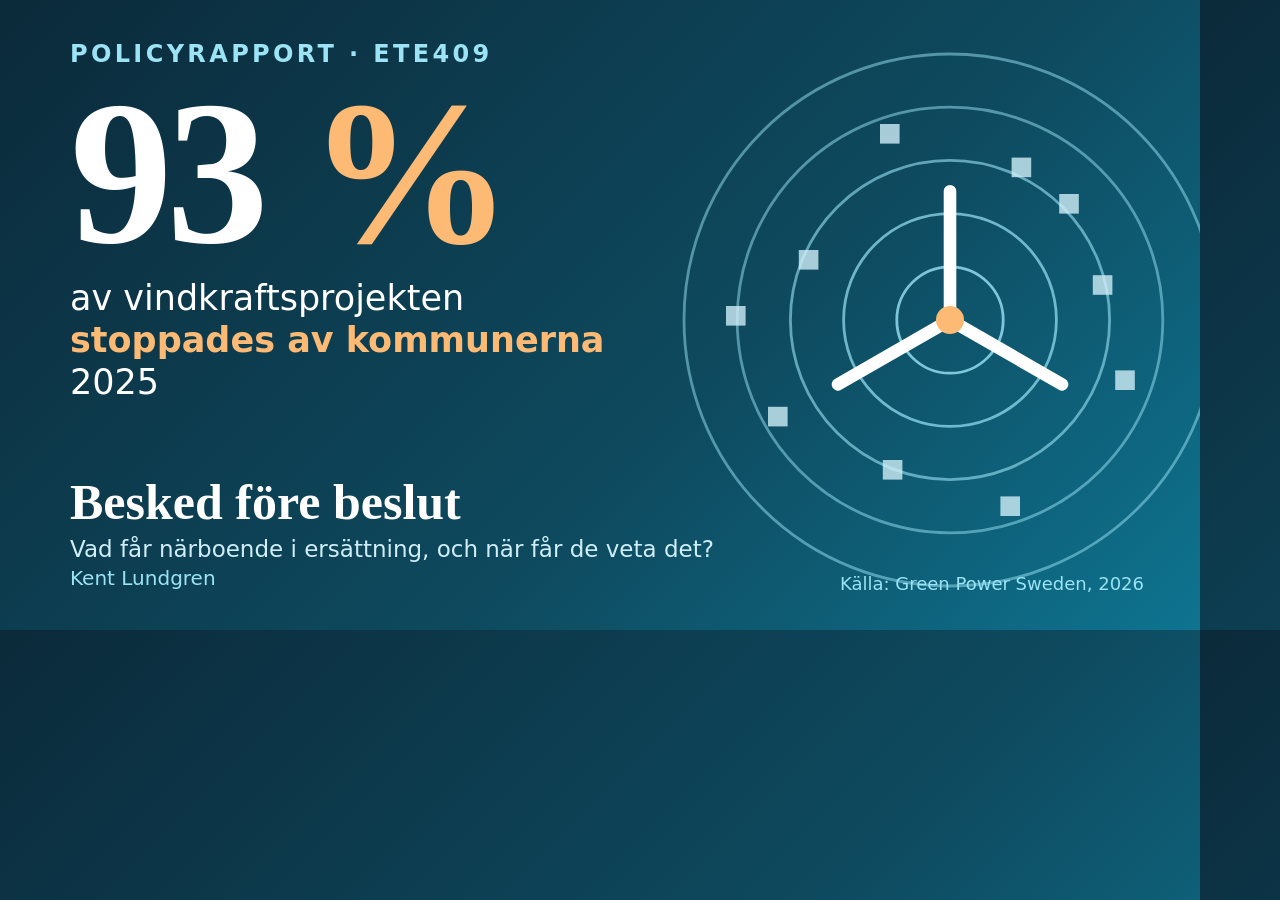
<file: 2026_host/Policy_i_energi_och_klimat/essa-upg2/webb/og-mall.html>
<!DOCTYPE html>
<html lang="sv">
<head>
<meta charset="utf-8">
<title>og-mall</title>
<!-- Källa till og-bild.jpg (1200 x 630). Rendera med Chrome: chrome --headless --screenshot --window-size=1200,630 og-mall.html -->
<style>
  * { box-sizing: border-box; margin: 0; padding: 0; }
  html, body { width: 1200px; height: 630px; overflow: hidden; }
  body {
    background: linear-gradient(135deg, #0b2a3a 0%, #0e4a5f 60%, #0e7490 100%);
    color: #fff;
    font-family: "Segoe UI", system-ui, Arial, sans-serif;
    position: relative;
  }
  .vanster { position: absolute; left: 70px; top: 40px; width: 640px; }
  .etikett { font-size: 24px; letter-spacing: 0.14em; text-transform: uppercase; color: #9be3f5; font-weight: 600; }
  .stor { font-family: Georgia, "Times New Roman", serif; font-weight: 700; font-size: 205px; line-height: 0.95; letter-spacing: -0.03em; margin-top: 8px; color: #fff; }
  .stor span { color: #fdba74; }
  .text { font-size: 35px; line-height: 1.2; margin-top: 6px; font-weight: 500; max-width: 600px; }
  .text b { color: #fdba74; }
  .titel { position: absolute; left: 70px; bottom: 40px; width: 720px; }
  .titel h1 { font-family: Georgia, "Times New Roman", serif; font-size: 50px; line-height: 1.05; }
  .titel p { font-size: 23px; color: #cfeef7; margin-top: 8px; }
  .titel p.namn { font-size: 20px; color: #9be3f5; margin-top: 4px; }
  .kalla { position: absolute; right: 56px; bottom: 36px; font-size: 18px; color: #9be3f5; text-align: right; }
  svg { position: absolute; right: -30px; top: 40px; width: 560px; height: 560px; }
  .ringar circle { fill: none; stroke: #9be3f5; stroke-width: 2; }
  .hus rect { fill: #cfeef7; opacity: 0.8; }
  .rotor path { stroke: #fff; stroke-width: 9; stroke-linecap: round; fill: none; }
</style>
</head>
<body>
  <svg viewBox="0 0 400 400" aria-hidden="true">
    <g class="ringar">
      <circle cx="200" cy="200" r="190" opacity="0.5"/>
      <circle cx="200" cy="200" r="152" opacity="0.5"/>
      <circle cx="200" cy="200" r="114" opacity="0.6"/>
      <circle cx="200" cy="200" r="76" opacity="0.7"/>
      <circle cx="200" cy="200" r="38" opacity="0.8"/>
    </g>
    <g class="hus">
      <rect x="92" y="150" width="14" height="14"/><rect x="278" y="110" width="14" height="14"/>
      <rect x="318" y="236" width="14" height="14"/><rect x="152" y="300" width="14" height="14"/>
      <rect x="236" y="326" width="14" height="14"/><rect x="70" y="262" width="14" height="14"/>
      <rect x="244" y="84" width="14" height="14"/><rect x="150" y="60" width="14" height="14"/>
      <rect x="302" y="168" width="14" height="14"/><rect x="40" y="190" width="14" height="14"/>
    </g>
    <g class="rotor"><path d="M200 200 L200 108 M200 200 L280 246 M200 200 L120 246"/></g>
    <circle cx="200" cy="200" r="10" fill="#fdba74"/>
  </svg>
  <div class="vanster">
    <div class="etikett">Policyrapport · ETE409</div>
    <div class="stor">93<span> %</span></div>
    <div class="text">av vindkraftsprojekten <b>stoppades av kommunerna</b> 2025</div>
  </div>
  <div class="titel">
    <h1>Besked före beslut</h1>
    <p>Vad får närboende i ersättning, och när får de veta det?</p><p class="namn">Kent Lundgren</p>
  </div>
  <div class="kalla">Källa: Green Power Sweden, 2026</div>
</body>
</html>
</file>
<file: synpalarande/Nr1/styles.css>
:root {
  color-scheme: light dark;
  --bg: #faf8f4;
  --surface: #ffffff;
  --ink: #23201c;
  --ink-soft: #574f45;
  --ink-faint: #8a8175;
  --accent: #2f5d86;
  --accent-strong: #21486a;
  --rule: #e7e1d6;
  --card: #f4f1ea;
  --maxw: 43rem;
}

@media (prefers-color-scheme: dark) {
  :root {
    --bg: #171614;
    --surface: #1f1e1b;
    --ink: #ece7df;
    --ink-soft: #c3bcb0;
    --ink-faint: #8f877a;
    --accent: #7fb0d6;
    --accent-strong: #a7c9e6;
    --rule: #34322d;
    --card: #26241f;
  }
}

* { box-sizing: border-box; }

body {
  margin: 0;
  background: var(--bg);
  color: var(--ink);
  font-family: Georgia, "Iowan Old Style", "Times New Roman", serif;
  font-size: 1.125rem;
  line-height: 1.72;
  -webkit-text-size-adjust: 100%;
}

.page {
  max-width: var(--maxw);
  margin: 0 auto;
  padding: clamp(1.5rem, 4vw, 3.5rem) clamp(1.1rem, 4vw, 2rem) 6rem;
}

/* Header */
.page__header { margin-bottom: 2.5rem; }

.kicker {
  font-family: -apple-system, BlinkMacSystemFont, "Segoe UI", Roboto, Helvetica, Arial, sans-serif;
  text-transform: uppercase;
  letter-spacing: 0.13em;
  font-size: 0.74rem;
  font-weight: 600;
  color: var(--accent);
  margin: 0 0 1rem;
}

.page__header h1 {
  font-size: clamp(1.85rem, 5.2vw, 2.6rem);
  line-height: 1.18;
  margin: 0 0 0.9rem;
  letter-spacing: -0.01em;
}

.lead {
  font-size: 1.16rem;
  color: var(--ink-soft);
  font-style: italic;
  margin: 0 0 1.4rem;
}

.byline {
  font-family: -apple-system, BlinkMacSystemFont, "Segoe UI", Roboto, Helvetica, Arial, sans-serif;
  font-size: 0.85rem;
  color: var(--ink-faint);
  margin: 0;
  padding-top: 1.1rem;
  border-top: 1px solid var(--rule);
}

/* Prose */
.prose p { margin: 0 0 1.35rem; }

.prose h2 {
  font-size: 1.4rem;
  line-height: 1.3;
  margin: 2.8rem 0 1rem;
  padding-top: 0.4rem;
  letter-spacing: -0.005em;
  scroll-margin-top: 1.5rem;
}

.anchor {
  margin-left: 0.35rem;
  font-weight: 400;
  color: var(--ink-faint);
  text-decoration: none;
  opacity: 0;
  transition: opacity 0.12s ease, color 0.12s ease;
}
h2:hover .anchor,
.anchor:focus { opacity: 1; }
.anchor:hover { color: var(--accent); }
@media (hover: none) {
  .anchor { opacity: 0.45; }
}

.prose em { font-style: italic; }
.prose strong { font-weight: 700; }

a {
  color: var(--accent);
  text-decoration-thickness: 1px;
  text-underline-offset: 0.14em;
}
a:hover { color: var(--accent-strong); }

/* References */
.refs {
  margin-top: 3.5rem;
  padding-top: 1.6rem;
  border-top: 2px solid var(--rule);
}

.refs__bar {
  display: flex;
  align-items: baseline;
  justify-content: space-between;
  gap: 1rem;
  flex-wrap: wrap;
}

.refs__bar h2 {
  font-size: 1.25rem;
  margin: 0;
  scroll-margin-top: 1.5rem;
}

.refs__toggle {
  font-family: -apple-system, BlinkMacSystemFont, "Segoe UI", Roboto, Helvetica, Arial, sans-serif;
  font-size: 0.82rem;
  font-weight: 600;
  color: var(--accent);
  background: transparent;
  border: 1px solid var(--rule);
  border-radius: 999px;
  padding: 0.32rem 0.85rem;
  cursor: pointer;
  display: inline-flex;
  align-items: center;
  gap: 0.5rem;
}
.refs__toggle:hover { border-color: var(--accent); }

.refs__count {
  background: var(--accent);
  color: #fff;
  border-radius: 999px;
  font-size: 0.72rem;
  min-width: 1.4rem;
  height: 1.4rem;
  padding: 0 0.35rem;
  display: inline-flex;
  align-items: center;
  justify-content: center;
}
@media (prefers-color-scheme: dark) {
  .refs__count { color: #10100e; }
}

.refs__note {
  font-family: -apple-system, BlinkMacSystemFont, "Segoe UI", Roboto, Helvetica, Arial, sans-serif;
  font-size: 0.82rem;
  color: var(--ink-faint);
  margin: 0.9rem 0 1.4rem;
}

.refs__list {
  font-family: -apple-system, BlinkMacSystemFont, "Segoe UI", Roboto, Helvetica, Arial, sans-serif;
  font-size: 0.92rem;
  line-height: 1.62;
}

.refs__list p {
  margin: 0 0 1.15rem;
  padding-left: 1.4rem;
  text-indent: -1.4rem;
  color: var(--ink-soft);
}
.refs__list em { color: var(--ink-faint); }
.refs__list a { word-break: break-word; }

.refs__list[data-collapsed="true"] { display: none; }

/* Footer */
.page__footer {
  margin-top: 3rem;
  padding-top: 1.4rem;
  border-top: 1px solid var(--rule);
  font-family: -apple-system, BlinkMacSystemFont, "Segoe UI", Roboto, Helvetica, Arial, sans-serif;
  font-size: 0.82rem;
  color: var(--ink-faint);
}
.page__footer p { margin: 0; }

/* Corner links */
.corner {
  position: fixed;
  bottom: 14px;
  z-index: 40;
  font-family: ui-monospace, SFMono-Regular, Menlo, Consolas, monospace;
  font-size: 0.72rem;
  letter-spacing: 0.02em;
  color: var(--ink-soft);
  background: var(--surface);
  border: 1px solid var(--rule);
  border-radius: 7px;
  padding: 0.32rem 0.6rem;
  text-decoration: none;
  opacity: 0.55;
  transition: opacity 0.15s ease, border-color 0.15s ease, color 0.15s ease;
  cursor: pointer;
}
.corner:hover { opacity: 1; border-color: var(--accent); color: var(--accent); }
.corner-left { left: 14px; }
.corner-right { right: 14px; }

/* Tech modal */
.modal-overlay {
  position: fixed;
  inset: 0;
  z-index: 60;
  background: rgba(20, 18, 15, 0.55);
  display: flex;
  align-items: flex-start;
  justify-content: center;
  padding: clamp(1rem, 5vh, 4rem) 1rem;
  overflow-y: auto;
}
.modal-overlay[hidden] { display: none; }

.modal {
  position: relative;
  background: var(--surface);
  color: var(--ink);
  border-radius: 14px;
  max-width: 640px;
  width: 100%;
  padding: 2rem clamp(1.2rem, 4vw, 2.1rem) 2.2rem;
  box-shadow: 0 24px 60px rgba(0, 0, 0, 0.28);
  font-family: -apple-system, BlinkMacSystemFont, "Segoe UI", Roboto, Helvetica, Arial, sans-serif;
}

.modal__close {
  position: absolute;
  top: 0.7rem;
  right: 0.9rem;
  background: transparent;
  border: none;
  font-size: 1.6rem;
  line-height: 1;
  color: var(--ink-faint);
  cursor: pointer;
  padding: 0.2rem 0.4rem;
}
.modal__close:hover { color: var(--ink); }

.modal h2 {
  font-family: Georgia, serif;
  font-size: 1.3rem;
  margin: 0 0 0.5rem;
}
.modal__intro {
  font-size: 0.9rem;
  color: var(--ink-soft);
  margin: 0 0 1.5rem;
}
.modal h3 {
  font-size: 0.78rem;
  text-transform: uppercase;
  letter-spacing: 0.12em;
  color: var(--accent);
  margin: 1.6rem 0 0.8rem;
}

.tech-grid {
  display: grid;
  grid-template-columns: 1fr 1fr;
  gap: 0.85rem;
}
@media (max-width: 33rem) {
  .tech-grid { grid-template-columns: 1fr; }
}

.tech-card {
  background: var(--card);
  border: 1px solid var(--rule);
  border-radius: 10px;
  padding: 0.85rem 0.9rem 0.95rem;
}
.tech-card h4 {
  font-size: 0.9rem;
  margin: 0 0 0.35rem;
}
.tech-card p {
  font-size: 0.83rem;
  line-height: 1.55;
  color: var(--ink-soft);
  margin: 0;
}

/* Comparison table */
.compare {
  margin: 2rem 0 2.4rem;
}

.compare__scroll {
  overflow-x: auto;
  -webkit-overflow-scrolling: touch;
  border: 1px solid var(--rule);
  border-radius: 10px;
}

.compare table {
  border-collapse: collapse;
  width: 100%;
  min-width: 34rem;
  font-family: -apple-system, BlinkMacSystemFont, "Segoe UI", Roboto, Helvetica, Arial, sans-serif;
  font-size: 0.86rem;
  line-height: 1.5;
}

.compare thead th {
  background: var(--card);
  text-align: left;
  font-weight: 700;
  color: var(--ink);
  padding: 0.6rem 0.8rem;
  border-bottom: 2px solid var(--rule);
}

.compare thead th:first-child {
  color: var(--ink-faint);
  font-weight: 600;
}

.compare tbody th {
  text-align: left;
  font-weight: 600;
  color: var(--ink-soft);
  padding: 0.55rem 0.8rem;
  vertical-align: top;
  width: 30%;
  border-bottom: 1px solid var(--rule);
}

.compare tbody td {
  padding: 0.55rem 0.8rem;
  vertical-align: top;
  color: var(--ink-soft);
  border-bottom: 1px solid var(--rule);
  border-left: 1px solid var(--rule);
}

.compare tbody tr:last-child th,
.compare tbody tr:last-child td {
  border-bottom: none;
}

.compare tbody td:nth-child(2) {
  background: color-mix(in srgb, var(--accent) 7%, transparent);
}

.compare figcaption {
  margin-top: 0.7rem;
  font-family: -apple-system, BlinkMacSystemFont, "Segoe UI", Roboto, Helvetica, Arial, sans-serif;
  font-size: 0.8rem;
  color: var(--ink-faint);
}

:focus-visible {
  outline: 2px solid var(--accent);
  outline-offset: 2px;
  border-radius: 3px;
}

/* Update note (PISA 2025) */
.update {
  background: color-mix(in srgb, var(--accent) 8%, transparent);
  border: 1px solid color-mix(in srgb, var(--accent) 32%, var(--rule));
  border-radius: 10px;
  padding: 1rem 1.15rem 1.05rem;
  margin: 0 0 2.4rem;
}
.update p { margin: 0; }
.update p + p { margin-top: 0.5rem; }
.update__flag {
  font-family: -apple-system, BlinkMacSystemFont, "Segoe UI", Roboto, Helvetica, Arial, sans-serif;
  text-transform: uppercase;
  letter-spacing: 0.1em;
  font-size: 0.72rem;
  font-weight: 700;
  color: var(--accent);
}
.update p#update-title {
  font-size: 1rem;
  line-height: 1.6;
  color: var(--ink-soft);
}

/* Revised passages + inline flag */
.prose p.revised {
  border-left: 2px solid color-mix(in srgb, var(--accent) 45%, var(--rule));
  background: color-mix(in srgb, var(--accent) 4%, transparent);
  padding: 0.2rem 0.5rem 0.2rem 0.9rem;
  margin-left: -0.9rem;
  border-radius: 0 4px 4px 0;
}

.rev-note {
  font-family: -apple-system, BlinkMacSystemFont, "Segoe UI", Roboto, Helvetica, Arial, sans-serif;
  font-size: 0.62rem;
  font-weight: 700;
  text-transform: uppercase;
  letter-spacing: 0.05em;
  color: var(--accent);
  background: color-mix(in srgb, var(--accent) 12%, transparent);
  border: 1px solid color-mix(in srgb, var(--accent) 32%, var(--rule));
  border-radius: 999px;
  padding: 0.08rem 0.42rem;
  margin-left: 0.4rem;
  text-decoration: none;
  white-space: nowrap;
  vertical-align: 0.12em;
}
.rev-note:hover {
  background: color-mix(in srgb, var(--accent) 20%, transparent);
  color: var(--accent-strong);
}

/* Changes ledger (PISA 2025) */
.changes { margin: 1.9rem 0 2.2rem; }

.changes__scroll {
  overflow-x: auto;
  -webkit-overflow-scrolling: touch;
  border: 1px solid var(--rule);
  border-radius: 10px;
}

.changes table {
  border-collapse: collapse;
  width: 100%;
  min-width: 32rem;
  font-family: -apple-system, BlinkMacSystemFont, "Segoe UI", Roboto, Helvetica, Arial, sans-serif;
  font-size: 0.86rem;
  line-height: 1.5;
}

.changes thead th {
  background: var(--card);
  text-align: left;
  font-weight: 700;
  color: var(--ink);
  padding: 0.6rem 0.8rem;
  border-bottom: 2px solid var(--rule);
}

.changes tbody td {
  padding: 0.6rem 0.8rem;
  vertical-align: top;
  color: var(--ink-soft);
  border-bottom: 1px solid var(--rule);
}

.changes tbody td:first-child {
  width: 40%;
  border-right: 1px solid var(--rule);
  color: var(--ink-faint);
  font-style: italic;
}

.changes tbody tr:last-child td { border-bottom: none; }

.changes b { color: var(--ink); font-weight: 700; }

.changes figcaption {
  margin-top: 0.7rem;
  font-family: -apple-system, BlinkMacSystemFont, "Segoe UI", Roboto, Helvetica, Arial, sans-serif;
  font-size: 0.8rem;
  color: var(--ink-faint);
}

/* Sverige mot OECD-snittet: liten sifferruta som möter invändningen
   "men Sverige ligger ju över snittet" med de faktiska talen */
.oecd-jmf { margin: 1.6rem 0 2rem; }

.oecd-jmf__scroll {
  overflow-x: auto;
  -webkit-overflow-scrolling: touch;
  border: 1px solid var(--rule);
  border-radius: 10px;
}

.oecd-jmf table {
  border-collapse: collapse;
  width: 100%;
  min-width: 20rem;
  font-family: -apple-system, BlinkMacSystemFont, "Segoe UI", Roboto, Helvetica, Arial, sans-serif;
  font-size: 0.86rem;
  line-height: 1.5;
}

.oecd-jmf caption {
  caption-side: top;
  text-align: left;
  font-weight: 700;
  color: var(--ink);
  padding: 0.6rem 0.8rem;
  border-bottom: 1px solid var(--rule);
}

.oecd-jmf thead th {
  background: var(--card);
  text-align: right;
  font-weight: 700;
  color: var(--ink);
  padding: 0.5rem 0.8rem;
  border-bottom: 2px solid var(--rule);
}

.oecd-jmf thead th:first-child { text-align: left; }

.oecd-jmf tbody th {
  text-align: left;
  font-weight: 600;
  color: var(--ink-soft);
  padding: 0.5rem 0.8rem;
  border-bottom: 1px solid var(--rule);
}

.oecd-jmf tbody td {
  padding: 0.5rem 0.8rem;
  text-align: right;
  font-variant-numeric: tabular-nums;
  color: var(--ink-soft);
  border-bottom: 1px solid var(--rule);
}

.oecd-jmf tbody tr:last-child th,
.oecd-jmf tbody tr:last-child td { border-bottom: none; }

.oecd-jmf tbody td:last-child { color: var(--ink-faint); }

.oecd-jmf figcaption {
  margin-top: 0.7rem;
  font-family: -apple-system, BlinkMacSystemFont, "Segoe UI", Roboto, Helvetica, Arial, sans-serif;
  font-size: 0.8rem;
  color: var(--ink-faint);
}

/* Skylt: sju röster */
.voices {
  margin: 2rem 0 2.4rem;
  padding: 1.1rem 1.2rem 1rem;
  background: var(--card);
  border: 1px solid var(--rule);
  border-radius: 12px;
}

.voices__kicker {
  font-family: -apple-system, BlinkMacSystemFont, "Segoe UI", Roboto, Helvetica, Arial, sans-serif;
  text-transform: uppercase;
  letter-spacing: 0.13em;
  font-size: 0.68rem;
  font-weight: 700;
  color: var(--accent);
  margin: 0 0 0.7rem;
}

.voices__list {
  list-style: none;
  margin: 0;
  padding: 0;
}

/* Utan JS: alla sju som en enkel lista */
.voices__item + .voices__item {
  margin-top: 0.9rem;
  padding-top: 0.9rem;
  border-top: 1px solid var(--rule);
}

.voices__item blockquote {
  margin: 0;
  font-size: 1.12rem;
  line-height: 1.5;
  font-style: italic;
  color: var(--ink);
}

.voices__item cite {
  display: block;
  margin-top: 0.5rem;
  font-family: -apple-system, BlinkMacSystemFont, "Segoe UI", Roboto, Helvetica, Arial, sans-serif;
  font-size: 0.8rem;
  font-style: normal;
  color: var(--ink-faint);
}

/* Med JS: en växlande skylt */
.voices--js .voices__frame {
  position: relative;
}

.voices--js .voices__list {
  display: grid;
}

.voices--js .voices__item {
  grid-area: 1 / 1;
  margin: 0;
  padding: 0;
  border: 0;
  opacity: 0;
  visibility: hidden;
  transition: opacity 0.45s ease, visibility 0s linear 0.45s;
}

.voices--js .voices__item.is-active {
  opacity: 1;
  visibility: visible;
  transition: opacity 0.45s ease, visibility 0s;
}

.voices__controls {
  display: none;
}

.voices--js .voices__controls {
  display: flex;
  align-items: center;
  justify-content: space-between;
  gap: 1rem;
  margin-top: 1rem;
}

.voices__toggle {
  font-family: -apple-system, BlinkMacSystemFont, "Segoe UI", Roboto, Helvetica, Arial, sans-serif;
  font-size: 0.78rem;
  font-weight: 600;
  color: var(--accent);
  background: transparent;
  border: 1px solid var(--rule);
  border-radius: 999px;
  padding: 0.3rem 0.8rem;
  cursor: pointer;
}
.voices__toggle:hover { border-color: var(--accent); }

.voices__dots {
  display: flex;
  gap: 0.4rem;
}

.voices__dot {
  width: 9px;
  height: 9px;
  padding: 0;
  border-radius: 50%;
  border: 1px solid color-mix(in srgb, var(--accent) 45%, var(--rule));
  background: transparent;
  cursor: pointer;
}
.voices__dot.is-active {
  background: var(--accent);
  border-color: var(--accent);
}
.voices__dot:hover { border-color: var(--accent); }

.voices figcaption {
  margin-top: 0.9rem;
  font-family: -apple-system, BlinkMacSystemFont, "Segoe UI", Roboto, Helvetica, Arial, sans-serif;
  font-size: 0.78rem;
  color: var(--ink-faint);
}

@media (prefers-reduced-motion: reduce) {
  .voices--js .voices__item {
    transition: none;
  }
}

/* Bildspel: tre diagram */
.slides {
  margin: 1.9rem 0 2.2rem;
}

.slides__list {
  list-style: none;
  margin: 0;
  padding: 0;
}

/* Utan JS: de tre diagrammen staplade */
.slides__item + .slides__item {
  margin-top: 1rem;
}

.slides__item img {
  display: block;
  width: 100%;
  height: auto;
  border: 1px solid var(--rule);
  border-radius: 8px;
  background: #fff;
}

/* Med JS: ett diagram i taget */
.slides--js .slides__list {
  display: grid;
}

.slides--js .slides__item {
  grid-area: 1 / 1;
  margin: 0;
  opacity: 0;
  visibility: hidden;
  transition: opacity 0.45s ease, visibility 0s linear 0.45s;
}

.slides--js .slides__item.is-active {
  opacity: 1;
  visibility: visible;
  transition: opacity 0.45s ease, visibility 0s;
}

.slides__controls {
  display: none;
}

.slides--js .slides__controls {
  display: flex;
  align-items: center;
  justify-content: space-between;
  gap: 1rem;
  margin-top: 0.8rem;
}

.slides__toggle {
  font-family: -apple-system, BlinkMacSystemFont, "Segoe UI", Roboto, Helvetica, Arial, sans-serif;
  font-size: 0.78rem;
  font-weight: 600;
  color: var(--accent);
  background: transparent;
  border: 1px solid var(--rule);
  border-radius: 999px;
  padding: 0.3rem 0.8rem;
  cursor: pointer;
}
.slides__toggle:hover { border-color: var(--accent); }

.slides__dots {
  display: flex;
  gap: 0.4rem;
}

.slides__dot {
  width: 9px;
  height: 9px;
  padding: 0;
  border-radius: 50%;
  border: 1px solid color-mix(in srgb, var(--accent) 45%, var(--rule));
  background: transparent;
  cursor: pointer;
}
.slides__dot.is-active {
  background: var(--accent);
  border-color: var(--accent);
}
.slides__dot:hover { border-color: var(--accent); }

.slides figcaption {
  margin-top: 0.8rem;
  font-family: -apple-system, BlinkMacSystemFont, "Segoe UI", Roboto, Helvetica, Arial, sans-serif;
  font-size: 0.78rem;
  color: var(--ink-faint);
}

@media (prefers-reduced-motion: reduce) {
  .slides--js .slides__item {
    transition: none;
  }
}

/* Ordförklaringar (visas vid hovring eller tangentbordsfokus) */
.gloss {
  position: relative;
  text-decoration: underline dotted;
  text-decoration-thickness: 1px;
  text-underline-offset: 0.18em;
  text-decoration-color: var(--ink-faint);
  cursor: help;
}

.gloss__pop {
  position: absolute;
  left: 0;
  top: calc(100% + 0.4rem);
  z-index: 30;
  width: max-content;
  max-width: min(22rem, 78vw);
  padding: 0.7rem 0.85rem;
  background: var(--surface);
  border: 1px solid var(--rule);
  border-radius: 9px;
  box-shadow: 0 10px 30px rgba(0, 0, 0, 0.2);
  font-family: -apple-system, BlinkMacSystemFont, "Segoe UI", Roboto, Helvetica, Arial, sans-serif;
  font-size: 0.86rem;
  font-style: normal;
  font-weight: 400;
  line-height: 1.5;
  letter-spacing: normal;
  color: var(--ink-soft);
  opacity: 0;
  visibility: hidden;
  transition: opacity 0.14s ease;
}

.gloss:hover .gloss__pop,
.gloss:focus .gloss__pop,
.gloss:focus-visible .gloss__pop {
  opacity: 1;
  visibility: visible;
}

/* På smal skärm: visa förklaringen som ett fält längst ned, aldrig beskuret */
@media (max-width: 34rem) {
  .gloss__pop {
    position: fixed;
    left: 1.1rem;
    right: 1.1rem;
    top: auto;
    bottom: 1.1rem;
    width: auto;
    max-width: none;
  }
}

@media (prefers-reduced-motion: reduce) {
  .gloss__pop { transition: none; }
}
</file>
<file: 2026_host/Policy_i_energi_och_klimat/essa-upg2/webb/stil.css>
/* stil.css: Besked före beslut. Version 1.0, 2026-11-20. */
:root {
  --bg: #fbfaf6;
  --panel: #f1eee6;
  --panel2: #e8e4d9;
  --ink: #1c2430;
  --muted: #5b6674;
  --line: #ddd8cc;
  --accent: #0e7490;
  --accent-ink: #ffffff;
  --accent-soft: #d6eef4;
  --warn: #c2410c;
  --warn-soft: #fde8dc;
  --good: #15803d;
  --good-soft: #dcf3e3;
  --note: #1d4ed8;
  --input: #FFF9C4;
  --input-ink: #1c2430;
  --font-text: Georgia, "Times New Roman", serif;
  --font-ui: system-ui, -apple-system, "Segoe UI", Roboto, Helvetica, Arial, sans-serif;
}

@media (prefers-color-scheme: dark) {
  :root:not([data-theme="light"]) {
    --bg: #0f1720;
    --panel: #17212d;
    --panel2: #1f2c3a;
    --ink: #e7edf3;
    --muted: #9aa7b5;
    --line: #2a3644;
    --accent: #38bdf8;
    --accent-ink: #06222f;
    --accent-soft: #12303f;
    --warn: #fb923c;
    --warn-soft: #3a2314;
    --good: #4ade80;
    --good-soft: #12301d;
    --note: #93c5fd;
  }
}

:root[data-theme="dark"] {
  --bg: #0f1720;
  --panel: #17212d;
  --panel2: #1f2c3a;
  --ink: #e7edf3;
  --muted: #9aa7b5;
  --line: #2a3644;
  --accent: #38bdf8;
  --accent-ink: #06222f;
  --accent-soft: #12303f;
  --warn: #fb923c;
  --warn-soft: #3a2314;
  --good: #4ade80;
  --good-soft: #12301d;
  --note: #93c5fd;
}

* { box-sizing: border-box; }
html { scroll-behavior: smooth; scroll-padding-top: 1rem; }
body {
  margin: 0;
  background: var(--bg);
  color: var(--ink);
  font-family: var(--font-text);
  font-size: 1.125rem;
  line-height: 1.7;
}
a { color: var(--accent); text-underline-offset: 2px; }
a:hover { text-decoration-thickness: 2px; }
code { font-family: "Courier New", Courier, monospace; font-size: 0.88em; background: var(--panel); padding: 0.05rem 0.3rem; border-radius: 4px; }

#progress { position: fixed; top: 0; left: 0; height: 4px; width: 0; background: var(--accent); z-index: 30; }
.hoppa { position: absolute; left: -999px; top: 0; background: var(--accent); color: var(--accent-ink); padding: 0.5rem 1rem; z-index: 40; font-family: var(--font-ui); }
.hoppa:focus { left: 0; }

/* ---------- hero ---------- */
.hero {
  display: grid;
  grid-template-columns: minmax(0, 1.2fr) minmax(0, 0.8fr);
  gap: 2rem;
  align-items: center;
  max-width: 72rem;
  margin: 0 auto;
  padding: 3.5rem 1rem 2rem;
}
.eyebrow { font-family: var(--font-ui); font-size: 0.8rem; letter-spacing: 0.08em; text-transform: uppercase; color: var(--accent); margin: 0 0 0.6rem; }
.hero h1 { font-size: clamp(2.4rem, 6vw, 4.2rem); line-height: 1.05; margin: 0 0 0.8rem; letter-spacing: -0.02em; }
.underrubrik { font-size: 1.25rem; line-height: 1.4; margin: 0 0 0.6rem; }
.mottagare { color: var(--muted); margin: 0 0 0.4rem; font-size: 1rem; }
.meta { font-family: var(--font-ui); font-size: 0.85rem; color: var(--muted); margin: 0 0 1.4rem; }
.knappar { display: flex; flex-wrap: wrap; gap: 0.5rem; }
.knapp {
  font-family: var(--font-ui);
  font-size: 0.9rem;
  padding: 0.5rem 0.9rem;
  border: 1px solid var(--line);
  border-radius: 999px;
  background: var(--panel);
  color: var(--ink);
  text-decoration: none;
  cursor: pointer;
  line-height: 1.2;
}
.knapp:hover { border-color: var(--accent); color: var(--accent); }
.knapp.primar { background: var(--accent); color: var(--accent-ink); border-color: var(--accent); }
.knapp.primar:hover { filter: brightness(1.08); color: var(--accent-ink); }
.knapp:focus-visible, .vaxel-knapp:focus-visible, input:focus-visible, summary:focus-visible, .corner:focus-visible, [tabindex]:focus-visible { outline: 3px solid var(--note); outline-offset: 2px; }

.hero-bild svg { width: 100%; height: auto; max-height: 26rem; }
.hero-bild .ringar circle { fill: none; stroke: var(--accent); stroke-width: 1.5; opacity: 0.55; }
.hero-bild .ringar circle:nth-child(2) { opacity: 0.45; }
.hero-bild .ringar circle:nth-child(3) { opacity: 0.35; }
.hero-bild .ringar circle:nth-child(4) { opacity: 0.25; }
.hero-bild .ringar circle:nth-child(5) { opacity: 0.18; }
.hero-bild .hus rect { fill: var(--muted); opacity: 0.55; }
.hero-bild .rotor path { stroke: var(--ink); stroke-width: 7; stroke-linecap: round; fill: none; }
.hero-bild .rotor { transform-origin: 200px 200px; animation: snurra 14s linear infinite; }
.hero-bild .nav { fill: var(--accent); }
@keyframes snurra { to { transform: rotate(360deg); } }

/* ---------- layout ---------- */
.sida {
  display: grid;
  grid-template-columns: 15.5rem minmax(0, 44rem);
  gap: 3rem;
  justify-content: center;
  padding: 0 1rem 4rem;
}
#toc { position: sticky; top: 1rem; align-self: start; max-height: calc(100vh - 2rem); overflow-y: auto; font-family: var(--font-ui); font-size: 0.85rem; line-height: 1.4; }
#toc summary { cursor: pointer; font-weight: 600; margin-bottom: 0.5rem; }
#toc ol { list-style: none; margin: 0; padding: 0; }
#toc ol ol { padding-left: 0.9rem; margin: 0.2rem 0 0.4rem; }
#toc li { margin: 0.25rem 0; }
#toc a { color: var(--muted); text-decoration: none; display: block; padding: 0.1rem 0.4rem; border-left: 3px solid transparent; }
#toc a:hover { color: var(--ink); }
#toc a.aktiv { color: var(--ink); border-left-color: var(--accent); font-weight: 600; }

.text h2 { font-size: 1.7rem; line-height: 1.25; margin: 3rem 0 1rem; letter-spacing: -0.01em; }
.text h3 { font-size: 1.25rem; line-height: 1.3; margin: 2rem 0 0.6rem; }
.text p { margin: 0 0 1.1rem; }
.text h2, .text h3 { position: relative; }
.ankare { font-family: var(--font-ui); font-size: 0.75em; font-weight: 400; margin-left: 0.3em; opacity: 0; text-decoration: none; color: var(--muted); }
h2:hover > .ankare, h3:hover > .ankare, .ankare:focus { opacity: 1; }
.text > section:first-child + h2 { margin-top: 2.5rem; }

#abstract + p { background: var(--panel); border-left: 4px solid var(--accent); padding: 1rem 1.2rem; border-radius: 0 8px 8px 0; font-size: 1.05rem; }

.text strong { font-weight: 700; }
.obs { font-family: var(--font-ui); font-size: 0.85rem; color: var(--muted); border-top: 1px solid var(--line); padding-top: 1rem; margin-top: 3rem; }

/* ---------- tabeller och figurer ---------- */
.tabell-ram { overflow-x: auto; margin: 1.2rem 0 1.6rem; }
table { border-collapse: collapse; width: 100%; font-family: var(--font-ui); font-size: 0.9rem; line-height: 1.4; }
caption { text-align: left; font-weight: 400; padding-bottom: 0.6rem; font-size: 0.95rem; color: var(--ink); caption-side: top; }
th, td { border: 1px solid var(--line); padding: 0.45rem 0.6rem; text-align: left; vertical-align: top; }
thead th { background: var(--panel2); }
tbody th { background: var(--panel); font-weight: 600; }
td.tal { text-align: right; font-variant-numeric: tabular-nums; white-space: nowrap; }
figure { margin: 1.5rem 0; }
figure img { width: 100%; height: auto; border-radius: 8px; border: 1px solid var(--line); }
figcaption { font-family: var(--font-ui); font-size: 0.85rem; color: var(--muted); margin-top: 0.4rem; }

/* ---------- referenser ---------- */
.ref { font-size: 0.92rem; line-height: 1.55; padding-left: 1.2rem; text-indent: -1.2rem; word-break: break-word; margin-bottom: 0.8rem; }
.ref:target, h2:target, h3:target, caption:target, figure:target, .extra:target { animation: markera 2.4s ease-out; }
@keyframes markera { from { background: var(--accent-soft); } to { background: transparent; } }

/* ---------- förklaringar och källkort ---------- */
abbr[data-forklaring] { text-decoration: underline dotted var(--muted); text-underline-offset: 3px; cursor: help; }
.cit { cursor: help; text-decoration-line: underline; text-decoration-style: dotted; text-underline-offset: 3px; text-decoration-color: var(--accent); }
a.cit { text-decoration-style: dotted; }
#tip {
  position: absolute;
  z-index: 50;
  max-width: min(26rem, calc(100vw - 1.5rem));
  background: var(--ink);
  color: var(--bg);
  font-family: var(--font-ui);
  font-size: 0.8rem;
  line-height: 1.45;
  padding: 0.6rem 0.8rem;
  border-radius: 8px;
  box-shadow: 0 8px 28px rgba(0, 0, 0, 0.28);
}
#tip a { color: var(--accent-soft); }
#tip em { font-style: italic; }
#tip .tip-rubrik { display: block; font-weight: 700; margin-bottom: 0.2rem; }
#tip .tip-lank { display: block; margin-top: 0.4rem; }

/* ---------- extra-rutor ---------- */
.extra { background: var(--panel); border: 1px solid var(--line); border-left: 5px solid var(--accent); border-radius: 10px; padding: 1.1rem 1.3rem 1.3rem; margin: 2rem 0; font-family: var(--font-ui); font-size: 0.95rem; line-height: 1.55; }
.extra h2, .extra h3 { font-family: var(--font-text); font-size: 1.35rem; margin: 0 0 0.5rem; }
.extra p { margin: 0 0 0.8rem; }
.extra-etikett { font-size: 0.72rem !important; letter-spacing: 0.08em; text-transform: uppercase; color: var(--accent); margin: 0 0 0.3rem !important; font-weight: 700; }
.liten { font-size: 0.82rem; color: var(--muted); }

input[type="number"] {
  background: var(--input);
  color: var(--input-ink);
  border: 1px solid #c9b900;
  border-radius: 6px;
  padding: 0.4rem 0.5rem;
  font-family: var(--font-ui);
  font-size: 1rem;
  width: 100%;
  max-width: 12rem;
}
label { font-family: var(--font-ui); font-size: 0.88rem; }

.gissa-rad { display: grid; grid-template-columns: 1fr; gap: 0.5rem; max-width: 22rem; }
.svar { margin-top: 1rem; }
.pricklager { display: grid; grid-template-columns: repeat(23, 1fr); gap: 4px; max-width: 28rem; margin: 0.6rem 0 1rem; }
.prick { aspect-ratio: 1; border-radius: 50%; background: var(--panel2); transition: background 0.4s, transform 0.4s; transform: scale(0.6); }
.prick.visad { transform: scale(1); }
.prick.stoppad.visad { background: var(--warn); }
.prick.fick.visad { background: var(--good); }
.staplar { display: grid; gap: 0.4rem; max-width: 28rem; margin-bottom: 0.8rem; }
.stapel { display: grid; grid-template-columns: 10.5rem 1fr 3rem; gap: 0.5rem; align-items: center; font-size: 0.85rem; }
.stapel-bar { background: var(--panel2); border-radius: 4px; height: 0.9rem; overflow: hidden; display: block; }
.stapel-bar > span { display: block; height: 100%; width: 0; background: var(--muted); transition: width 0.9s ease-out; }
.stapel-bar > span.ny { background: var(--warn); }
.svar.visad .stapel-bar > span { width: var(--w); }
.stapel-varde { text-align: right; font-variant-numeric: tabular-nums; font-weight: 700; }
.kalla-rad { font-size: 0.82rem; color: var(--muted); }

.falt-rutnat { display: grid; grid-template-columns: 1fr minmax(7rem, 9rem); gap: 0.5rem 1rem; align-items: center; max-width: 30rem; margin-bottom: 1rem; }
.resultat { background: var(--bg); border: 1px solid var(--line); border-radius: 8px; padding: 0.9rem 1rem; margin-bottom: 1rem; }
.resultat .stor { font-size: 1.5rem; font-weight: 700; line-height: 1.25; margin: 0 0 0.6rem; }
.resultat dl { margin: 0; display: grid; grid-template-columns: 1fr auto; gap: 0.25rem 1rem; }
.resultat dt { color: var(--muted); }
.resultat dd { margin: 0; text-align: right; font-variant-numeric: tabular-nums; font-weight: 600; }
.resultat .varning { grid-column: 1 / -1; background: var(--warn-soft); border-left: 4px solid var(--warn); padding: 0.4rem 0.6rem; border-radius: 0 6px 6px 0; margin-top: 0.4rem; color: var(--ink); }
.steg-staplar { display: grid; gap: 0.35rem; margin-bottom: 0.8rem; }
.steg-rad { display: grid; grid-template-columns: 9.5rem 1fr 5.2rem; gap: 0.5rem; align-items: center; font-size: 0.82rem; }
.steg-rad .bar { background: var(--panel2); border-radius: 4px; height: 0.85rem; overflow: hidden; }
.steg-rad .bar > span { display: block; height: 100%; background: var(--muted); transition: width 0.4s; }
.steg-rad.nu .bar > span { background: var(--accent); }
.steg-rad.nu { font-weight: 700; }
.steg-rad .v { text-align: right; font-variant-numeric: tabular-nums; }

.vaxel { display: inline-flex; border: 1px solid var(--line); border-radius: 999px; overflow: hidden; margin-bottom: 0.8rem; }
.vaxel-knapp { font-family: var(--font-ui); font-size: 0.9rem; padding: 0.45rem 1rem; border: 0; background: var(--bg); color: var(--ink); cursor: pointer; }
.vaxel-knapp[aria-pressed="true"] { background: var(--accent); color: var(--accent-ink); font-weight: 700; }
.tid-sammanfattning { font-weight: 700; }
.tid { list-style: none; margin: 0 0 0.8rem; padding: 0; display: grid; gap: 0.5rem; counter-reset: steg; }
.tid li { counter-increment: steg; display: grid; grid-template-columns: 2rem 1fr; gap: 0.7rem; padding: 0.6rem 0.7rem; background: var(--bg); border: 1px solid var(--line); border-radius: 8px; transition: background 0.4s, border-color 0.4s; }
.tid li::before { content: counter(steg); width: 2rem; height: 2rem; border-radius: 50%; background: var(--panel2); display: grid; place-items: center; font-weight: 700; font-size: 0.85rem; }
.tid li.kand { border-color: var(--good); background: var(--good-soft); }
.tid li.kand::before { background: var(--good); color: var(--bg); }
.tid li.andrat { box-shadow: inset 0 0 0 2px var(--accent); }
.tid .namn { font-weight: 700; display: block; }
.tid .emerke { display: inline-block; font-size: 0.72rem; font-weight: 700; padding: 0.05rem 0.45rem; border-radius: 999px; margin-left: 0.4rem; vertical-align: 1px; }
.tid .emerke.ja { background: var(--good); color: var(--bg); }
.tid .emerke.nej { background: var(--warn-soft); color: var(--warn); }

/* ---------- sidfot, hörn, modal ---------- */
.sidfot { text-align: center; font-family: var(--font-ui); font-size: 0.8rem; color: var(--muted); padding: 2rem 1rem 5rem; }
.corner {
  position: fixed;
  bottom: 14px;
  font-family: "Courier New", Courier, monospace;
  font-size: 0.78rem;
  color: var(--muted);
  background: var(--bg);
  border: 1px solid var(--line);
  border-radius: 999px;
  padding: 0.3rem 0.7rem;
  text-decoration: none;
  cursor: pointer;
  opacity: 0.55;
  transition: opacity 0.2s ease, color 0.2s ease;
  z-index: 10;
}
.corner:hover { opacity: 1; color: var(--ink); }
.corner-left { left: 14px; }
.corner-right { right: 14px; }
.modal-overlay { display: none; position: fixed; inset: 0; background: rgba(10, 16, 24, 0.6); align-items: center; justify-content: center; z-index: 60; padding: 1rem; }
.modal-overlay.show { display: flex; }
.modal { position: relative; background: var(--bg); color: var(--ink); border-radius: 16px; max-width: 640px; width: 100%; max-height: 85vh; overflow-y: auto; padding: 2rem; font-family: var(--font-ui); }
.modal h2 { margin: 0 0 0.5rem; font-size: 1.4rem; }
.modal > p { color: var(--muted); font-size: 0.92rem; margin: 0 0 1.4rem; }
.modal-close { position: absolute; top: 1rem; right: 1rem; background: none; border: none; font-size: 1.4rem; line-height: 1; color: var(--muted); cursor: pointer; }
.tech-section-title { font-size: 0.78rem; letter-spacing: 0.06em; text-transform: uppercase; color: var(--muted); margin: 1.4rem 0 0.7rem; }
.tech-grid { display: grid; grid-template-columns: 1fr 1fr; gap: 1rem; }
.tech-card h3 { font-size: 0.95rem; margin: 0 0 0.3rem; }
.tech-card p { font-size: 0.85rem; line-height: 1.5; margin: 0; }

/* ---------- smala skärmar ---------- */
@media (max-width: 980px) {
  .hero { grid-template-columns: 1fr; padding-top: 2rem; }
  .hero-bild { max-width: 18rem; margin: 0 auto; order: -1; }
  .sida { grid-template-columns: minmax(0, 1fr); }
  #toc { position: static; max-height: none; border: 1px solid var(--line); border-radius: 8px; padding: 0.7rem 0.9rem; background: var(--panel); }
  .text { max-width: 44rem; margin: 0 auto; width: 100%; }
}
@media (max-width: 640px) {
  body { font-size: 1.05rem; }
  .tech-grid { grid-template-columns: 1fr; }
  .modal { padding: 1.4rem; }
  .stapel { grid-template-columns: 7.5rem 1fr 2.6rem; }
  .steg-rad { grid-template-columns: 6.8rem 1fr 4.4rem; }
  .falt-rutnat { grid-template-columns: 1fr; }
  .resultat dl { grid-template-columns: 1fr; gap: 0; }
  .resultat dt { margin-top: 0.5rem; }
  .resultat dd { text-align: left; }
  .falt-rutnat input { max-width: none; }
  .pricklager { grid-template-columns: repeat(12, 1fr); }
  .text h2 { font-size: 1.45rem; }
}

@media (prefers-reduced-motion: reduce) {
  html { scroll-behavior: auto; }
  .hero-bild .rotor { animation: none; }
  .stapel-bar > span, .prick, .tid li { transition: none; }
  .ref:target, h2:target, h3:target, caption:target, figure:target, .extra:target { animation: none; }
}

@media print {
  #progress, .corner, .modal-overlay, #toc, .knappar, #temaknapp, .hoppa, .hero-bild, .extra, #tip { display: none !important; }
  body { background: #fff; color: #000; font-size: 11pt; }
  .hero { display: block; padding: 0; }
  .sida { display: block; padding: 0; }
  a { color: #000; text-decoration: none; }
  .ankare { display: none; }
}
</file>
